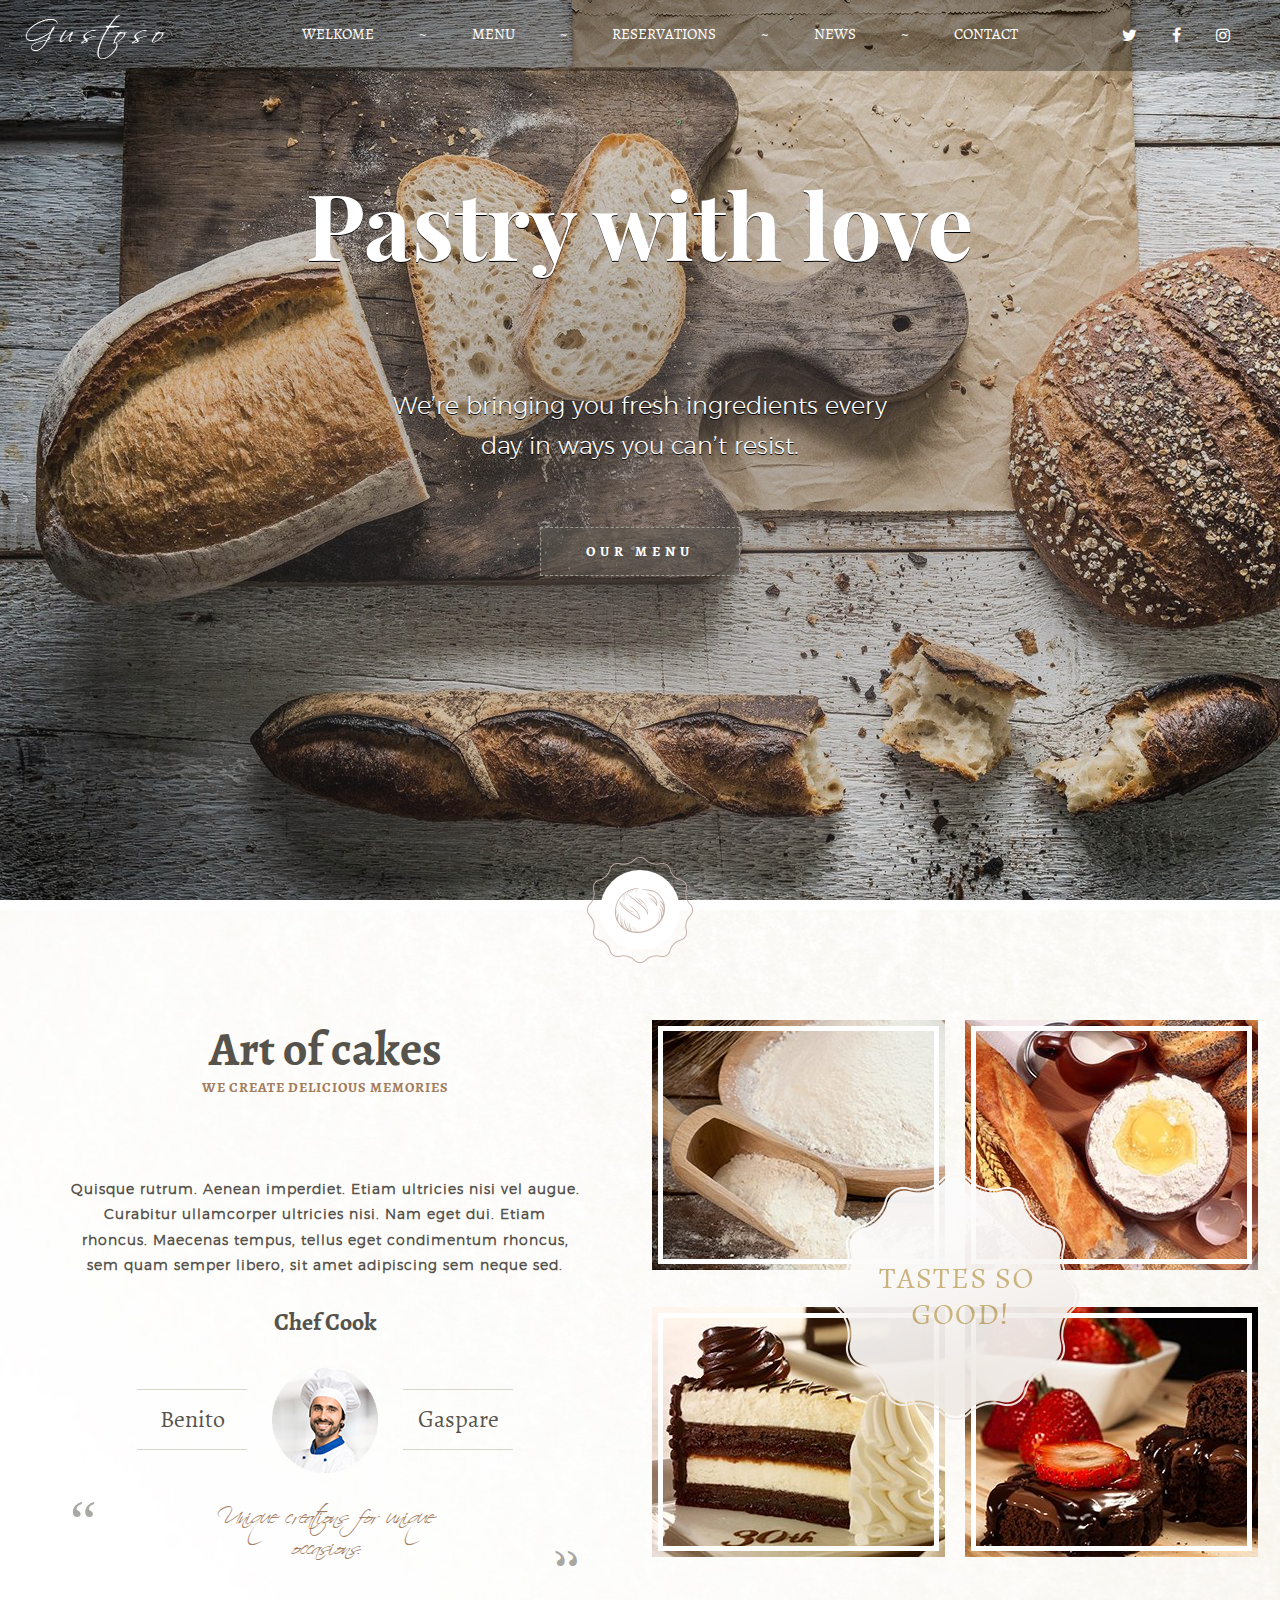
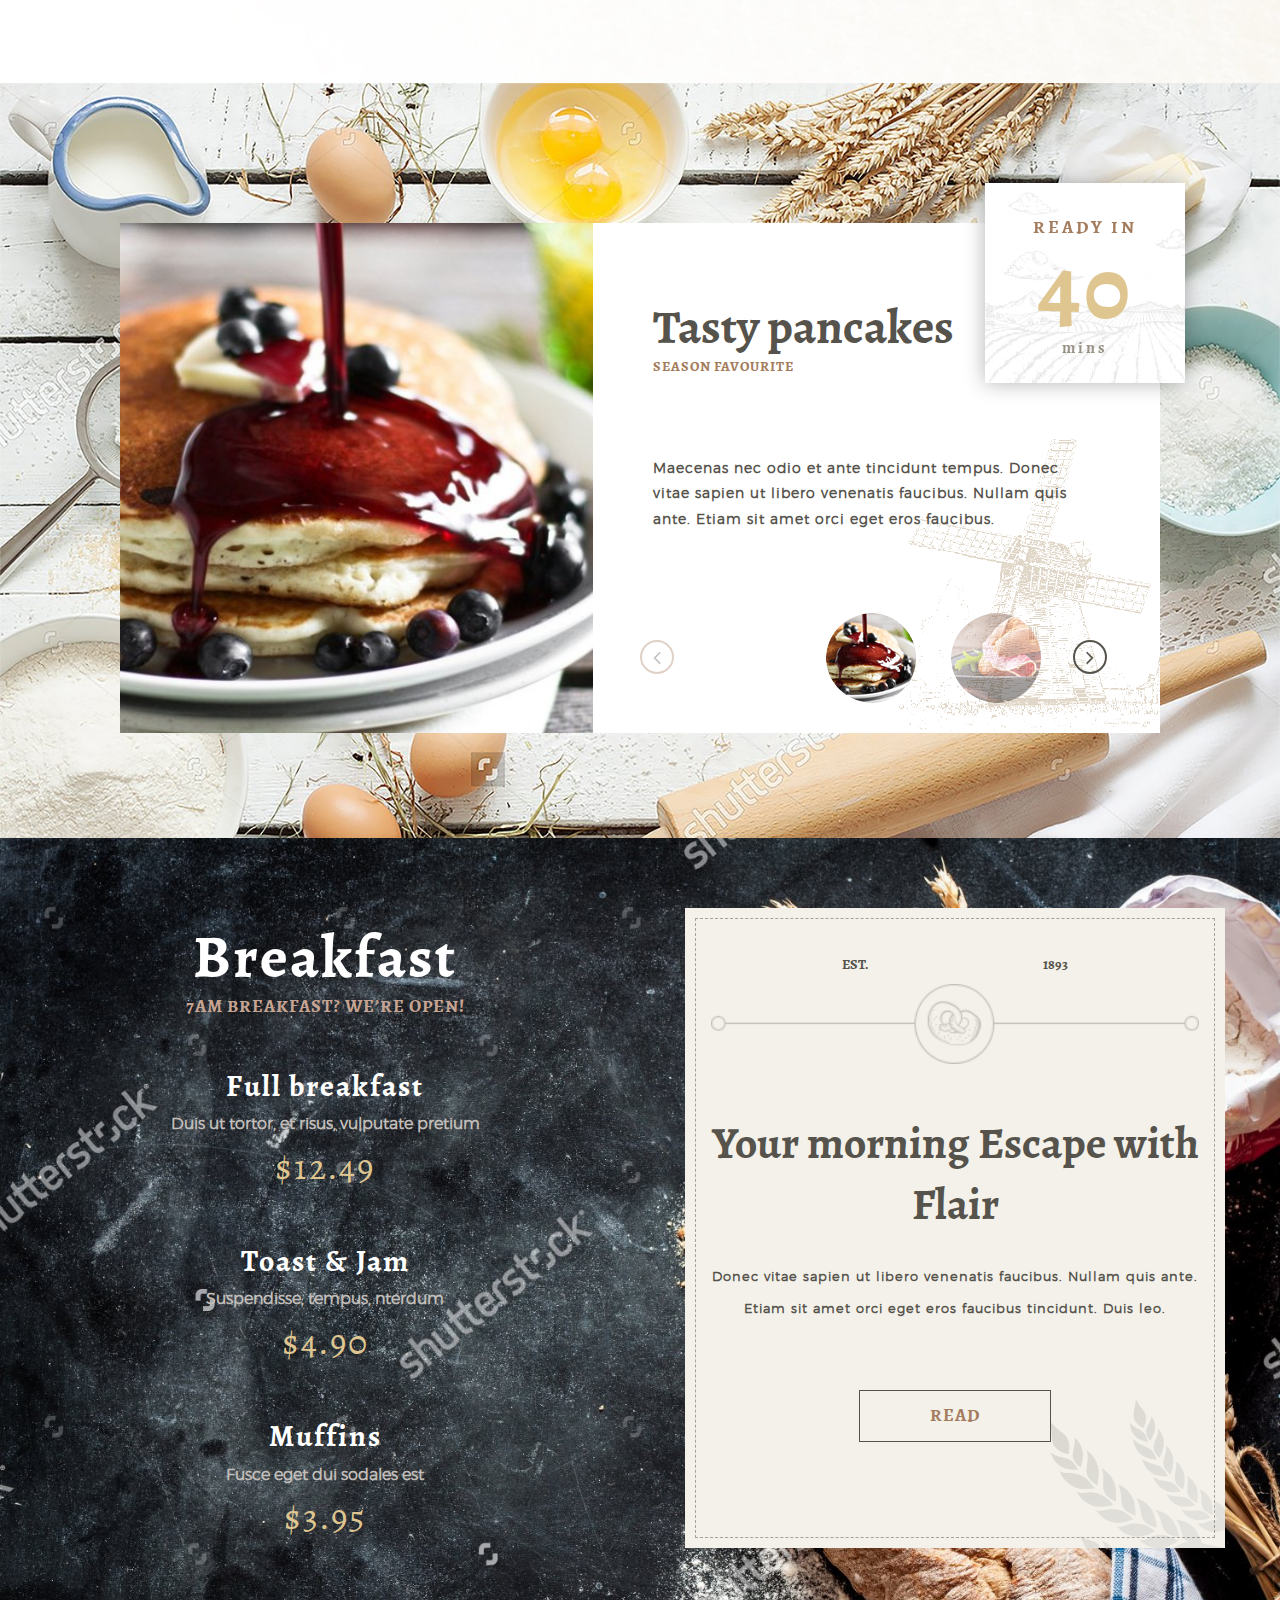
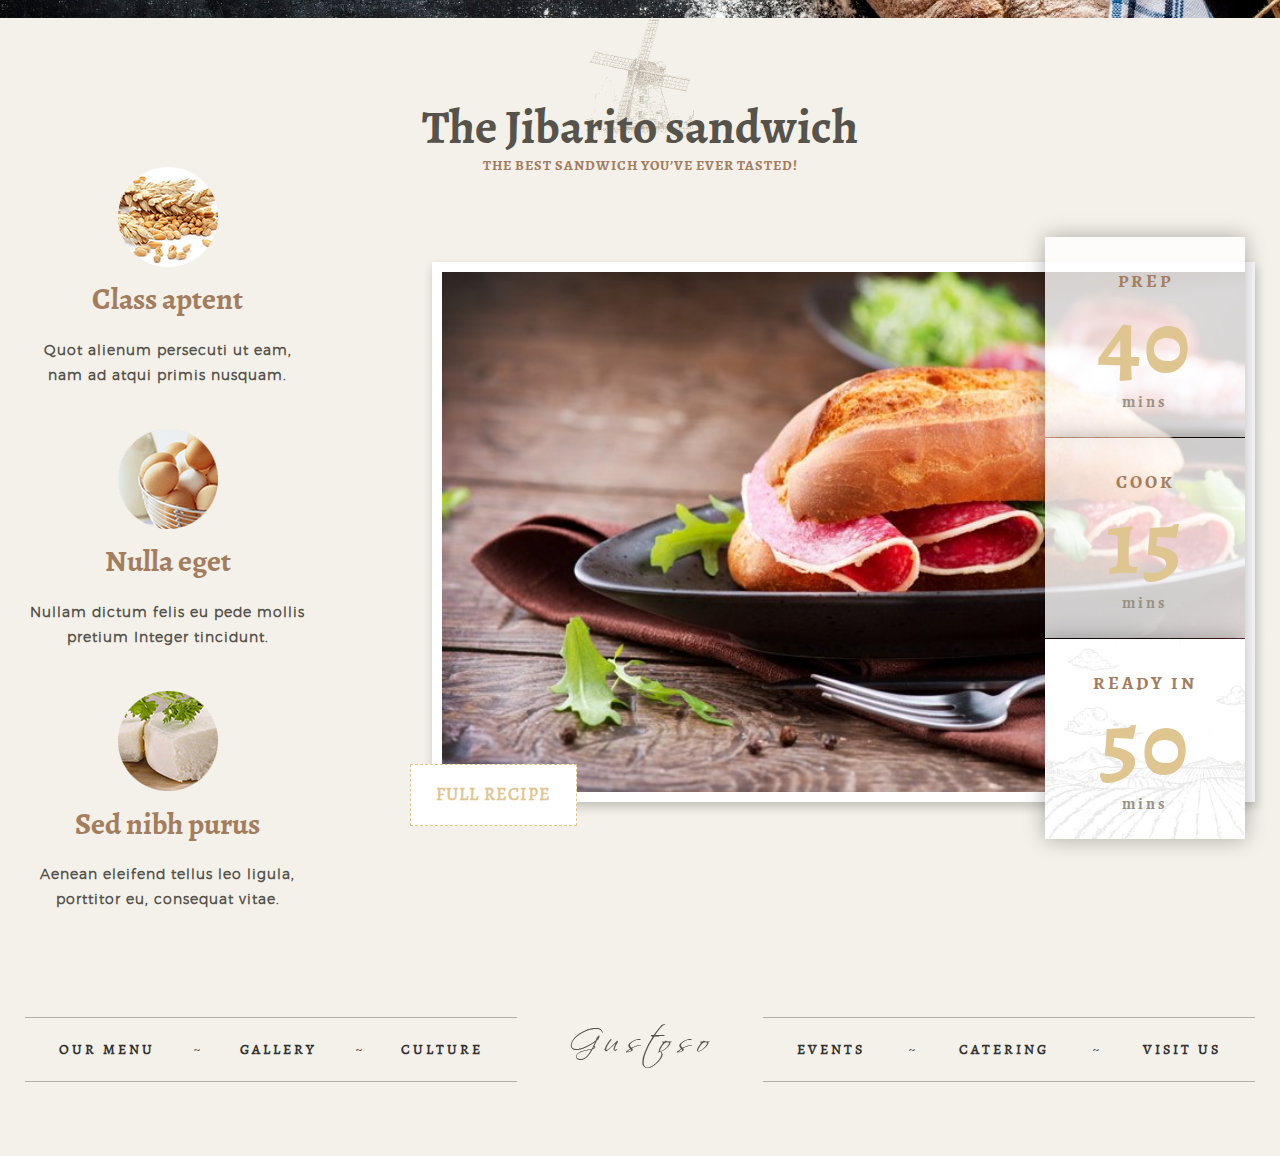
<file: BackeryWebSite/index.html>
<!DOCTYPE html>
<html lang="ru">

<head>

	<meta charset="utf-8">

	<title>Backery site</title>
	<meta name="description" content="">

	<meta http-equiv="X-UA-Compatible" content="IE=edge">
	<meta name="viewport" content="width=device-width, initial-scale=1, maximum-scale=1">

	<meta property="og:image" content="path/to/image.jpg">
	<link rel="stylesheet" href="fonts/font-awesome/css/font-awesome.min.css">
	<link rel="stylesheet" href="css/swiper.min.css">

	<!-- Chrome, Firefox OS and Opera -->
	<meta name="theme-color" content="#000">
	<!-- Windows Phone -->
	<meta name="msapplication-navbutton-color" content="#000">
	<!-- iOS Safari -->
	<meta name="apple-mobile-web-app-status-bar-style" content="#000">

	<style>body { opacity: 0; overflow-x: hidden; } html { background-color: #fff; }</style>

</head>

<body>
		
		<section class="header">
			
			<div class="top_line">
				<div class="container">
					<div class="row">
						
						<div class="logo col-2 col-sm-6 col-md-2">
							<a href="#"><img src="img/logo.png"></a>
						</div>
						
						<div class="menu col-md-8">

							<ul>

								<li class="menu-item"><a href="#">Welkome</a></li>
								<span>~</span>
								<li class="menu-item"><a href="#">Menu</a></li>
								<span>~</span>
								<li class="menu-item"><a href="#">Reservations</a></li>
								<span>~</span>
								<li class="menu-item"><a href="#">News</a></li>
								<span>~</span>
								<li class="menu-item"><a href="#">Contact</a></li>
								
							</ul>

						</div>
						<div class="social col-8 col-sm-6 col-md-8 col-lg-2">
							
							<a href="#"><i class="fa fa-twitter" aria-hidden="true"></i></a>
							<a href="#"><i class="fa fa-facebook" aria-hidden="true"></i></a>
							<a href="#"><i class="fa fa-instagram" aria-hidden="true"></i></a>

						</div>
						
						<a href="#menu" class="hamburger hamburger--elastic ">
							<span class="hamburger-box">
   						 <span class="hamburger-inner"></span>
 							</span>
						</a>
						
						<nav class="menu-burger">

							<ul class="menu-box">

								<li class="menu-burger-item"><a href="#">Welkome</a></li>
								<li class="menu-burger-item"><a href="#">Menu</a></li>
								<li class="menu-burger-item"><a href="#">Reservations</a></li>
								<li class="menu-burger-item"><a href="#">News</a></li>
								<li class="menu-burger-item"><a href="#">Contact</a></li>
								
							</ul>

						</nav>

					</div>
				</div>
				
			</div>

			<div class="header-body">
				<h1 class="col-md-8">Pastry with love</h1>
				<p class="col-md-6">We’re bringing you fresh ingredients every <br> day in ways you can’t resist.</p>
				<a href="#">Our menu</a>
			</div>

		</section>

		<section class="ArtOfCakes">
			<div class="container">
				<div class="row">
					
					<div class="box1 col-12 col-sm-12 col-md-6 col-lg-6">
				
						<h2 class="h2">Art of cakes</h2>
						<span class="subTittle">we create delicious memories</span>
						<p class="discription">Quisque rutrum. Aenean imperdiet. Etiam ultricies nisi vel augue. Curabitur ullamcorper ultricies nisi. Nam eget dui. Etiam rhoncus. Maecenas tempus, tellus eget condimentum rhoncus, sem quam semper libero, sit amet adipiscing sem neque sed.</p>
						<h3>Chef Cook</h3>
						<div class="chef-img"><span>Benito</span><img src="img/Chef.png" alt="chef-cook"><span>Gaspare</span></div>
						<div class="quote">
							<p>Unique creations for unique <br> occasions.</p>
						</div>
					</div>
			<div class="box2 col-12 col-sm-12 col-md-12 col-lg-6">
				
				<div class="art-img img1"></div>
				<div class="art-img img2"></div>
				<div class="art-img img3"></div>
				<div class="art-img img4"></div>

			</div>

				</div>
			</div>
			
		</section>

		<section class="tastySlider">
			<div class="container">

				<div class="ready-box">
					<p>Ready in</p>
					<span class="rb1">40</span>
					<span class="rb2">mins</span>
				</div>
				
				<div class="swiper-container gallery-top">
			    <div class="swiper-wrapper">
			      <div class="swiper-slide">

			      	<div class="container">
								<div class="row">
									<div class="slider-img sl-img-1 col-md-10 col-lg-5"></div>
									<div class="slider-discript col-md-10 col-lg-6">
										<h2 class="h2">Tasty pancakes</h2>
										<span class="subTittle">season favourite</span>
										<p class="discription">Maecenas nec odio et ante tincidunt tempus. Donec vitae sapien ut libero venenatis faucibus. Nullam quis ante. Etiam sit amet orci eget eros faucibus.</p>
									</div>
								</div>
			 				</div>

			      </div>
			      <div class="swiper-slide">

			      	<div class="container">
			      		<div class="row">
									<div class="slider-img sl-img-2 col-md-10 col-lg-5"></div>
									<div class="slider-discript col-md-10 col-lg-6">
										<h2 class="h2">Tasty pancakes</h2>
										<span class="subTittle">season favourite</span>
										<p class="discription">Maecenas nec odio et ante tincidunt tempus. Donec vitae sapien ut libero venenatis faucibus. Nullam quis ante. Etiam sit amet orci eget eros faucibus.</p>
									</div>
							</div>
			      	</div>
							
			      </div>
			      <div class="swiper-slide">

			      	<div class="container">
			      		<div class="row">
									<div class="slider-img sl-img-3 col-md-10 col-lg-5"></div>
									<div class="slider-discript col-md-10 col-lg-6">
										<h2 class="h2">Tasty pancakes</h2>
										<span class="subTittle">season favourite</span>
										<p class="discription">Maecenas nec odio et ante tincidunt tempus. Donec vitae sapien ut libero venenatis faucibus. Nullam quis ante. Etiam sit amet orci eget eros faucibus.</p>
									</div>
							</div>
			      	</div>
							
			      </div>
			      <div class="swiper-slide">
			      	<div class="container">
			      		<div class="row">
									<div class="slider-img sl-img-4 col-md-10 col-lg-5"></div>
									<div class="slider-discript col-md-10 col-lg-6">
										<h2 class="h2">Tasty pancakes</h2>
										<span class="subTittle">season favourite</span>
										<p class="discription">Maecenas nec odio et ante tincidunt tempus. Donec vitae sapien ut libero venenatis faucibus. Nullam quis ante. Etiam sit amet orci eget eros faucibus.</p>
									</div>
							</div>
			      	</div>
			      </div>
    			</div>
		
					<!-- Add Arrows -->
			    <div class="swiper-button-next swiper-button-white"><i class="fa fa-angle-right" aria-hidden="true"></i></div>
			    <div class="swiper-button-prev swiper-button-white"><i class="fa fa-angle-left" aria-hidden="true"></i></div>

				  <div class="swiper-container gallery-thumbs">
				    <div class="swiper-wrapper">
				      <div class="swiper-slide" style="background-image:url(img/Cake-min.png)"></div>
				      <div class="swiper-slide" style="background-image:url(img/Sendwich-min.png)"></div>
				      <div class="swiper-slide" style="background-image:url(img/berry-min.png)"></div>
				      <div class="swiper-slide" style="background-image:url(img/vegetables-min.png)"></div>
				    </div>
				  </div>

			</div>
		</div>
		

		</section>

		<section class="backery-menu">
			<div class="container">
				<div class="row">
					<div class="breakfast-box-1 col-md-6 col-lg-6">
						
						<h2 class="h2">Breakfast</h2>
						<span class="subTittle">7am Breakfast? we’re open!</span>

						<div class="menu-list">
							<h3>Full breakfast</h3>
							<p>Duis ut tortor, et risus, vulputate pretium</p>
							<span>$12.49</span>
						</div>

						<div class="menu-list">
							<h3>Toast & Jam</h3>
							<p>Suspendisse, tempus, nterdum</p>
							<span>$4.90</span>
						</div>

						<div class="menu-list">
							<h3>Muffins</h3>
							<p>Fusce eget dui sodales est</p>
							<span>$3.95</span>
						</div>

					</div>
					<div class="breakfast-box-2 col-sm-12 col-md-6 col-lg-6">
						
						<div class="morning">
							<div class="morning-inner">
								<img class="morning-img" src="img/bagel-logo.png" alt="backery-shop">
								<h2 class="h2">Your morning Escape with Flair</h2>
								<p class="discription">Donec vitae sapien ut libero venenatis faucibus. Nullam quis ante. Etiam sit amet orci eget eros faucibus tincidunt. Duis leo.</p>
								<a href="#">Read</a>
							</div>
						</div>

					</div>
				</div>
			</div>
			

		</section>

		<section class="jibarito">
			<h2 class="h2">The Jibarito sandwich</h2>
			<span class="subTittle">the best sandwich you’ve ever tasted!</span>
			<div class="container">
				<div class="row">
					
						<div class="ingredients col-md-12 col-lg-3">
							<div class="ingr-box">
								<img src="img/corn.png" alt="backery-shop">
								<h4 class="h4">Class aptent</h4>
								<p class="discription">Quot alienum persecuti ut eam, nam ad atqui primis nusquam.</p>
							</div>
							<div class="ingr-box">
								<img src="img/eggs.png" alt="backery-shop">
								<h4 class="h4">Nulla eget</h4>
								<p class="discription">Nullam dictum felis eu pede mollis pretium Integer tincidunt.</p>
							</div>
							<div class="ingr-box">
								<img src="img/cheese.png" alt="backery-shop">
								<h4 class="h4">Sed nibh purus</h4>
								<p class="discription"> Aenean eleifend tellus leo ligula, porttitor eu, consequat vitae.</p>
							</div>
						</div>
						<div class="jib-img col-md-10 col-lg-9">
							<img src="img/Sendwich.jpg" alt="Jibarito sendwich">
							<div class="ready-box ready-box-1">
								<p>Prep</p>
								<span class="rb1">40</span>
								<span class="rb2">mins</span>
							</div>
							<div class="ready-box ready-box-2">
								<p>Cook</p>
								<span class="rb1">15</span>
								<span class="rb2">mins</span>
							</div>
							<div class="ready-box ready-box-3">
								<p>Ready in</p>
								<span class="rb1">50</span>
								<span class="rb2">mins</span>
							</div>
							<a class="recipe-link" href="#">Full Recipe</a>
						</div>

				</div>
			</div>

		</section>

		<section class="footer">
			<div class="container footer-inner">

				<ul class="footer-menu">
					<li class="fm-item"><a href="#">Our menu</a></li>
					<span>~</span>
					<li class="fm-item"><a href="#">Gallery</a></li>
					<span>~</span>
					<li class="fm-item"><a href="#">Culture</a></li>
				</ul>

				<div class="footer-logo"><a href="#"><img src="img/logo-black.png" alt="Backery shop"></a></div>

				<ul class="footer-menu">
					<li class="fm-item"><a href="#">Events</a></li>
					<span>~</span>
					<li class="fm-item"><a href="#">Catering</a></li>
					<span>~</span>
					<li class="fm-item"><a href="#">Visit us</a></li>
				</ul>

			</div>
			
		</section>
	
	<link rel="stylesheet" href="css/main.min.css">
	<script src="js/scripts.min.js"></script>
	<script src="js/swiper.min.js"></script>
	 <script>
     var galleryTop = new Swiper('.gallery-top', {
      spaceBetween: 20,
      navigation: {
        nextEl: '.swiper-button-next',
        prevEl: '.swiper-button-prev',
      },
    });
    var galleryThumbs = new Swiper('.gallery-thumbs', {
      spaceBetween: 30,
      centeredSlides: true,
      slidesPerView: 'auto',
      touchRatio: 0.2,
      slideToClickedSlide: true,
    });
    galleryTop.controller.control = galleryThumbs;
    galleryThumbs.controller.control = galleryTop;
  </script>

</body>
</html>
</file>
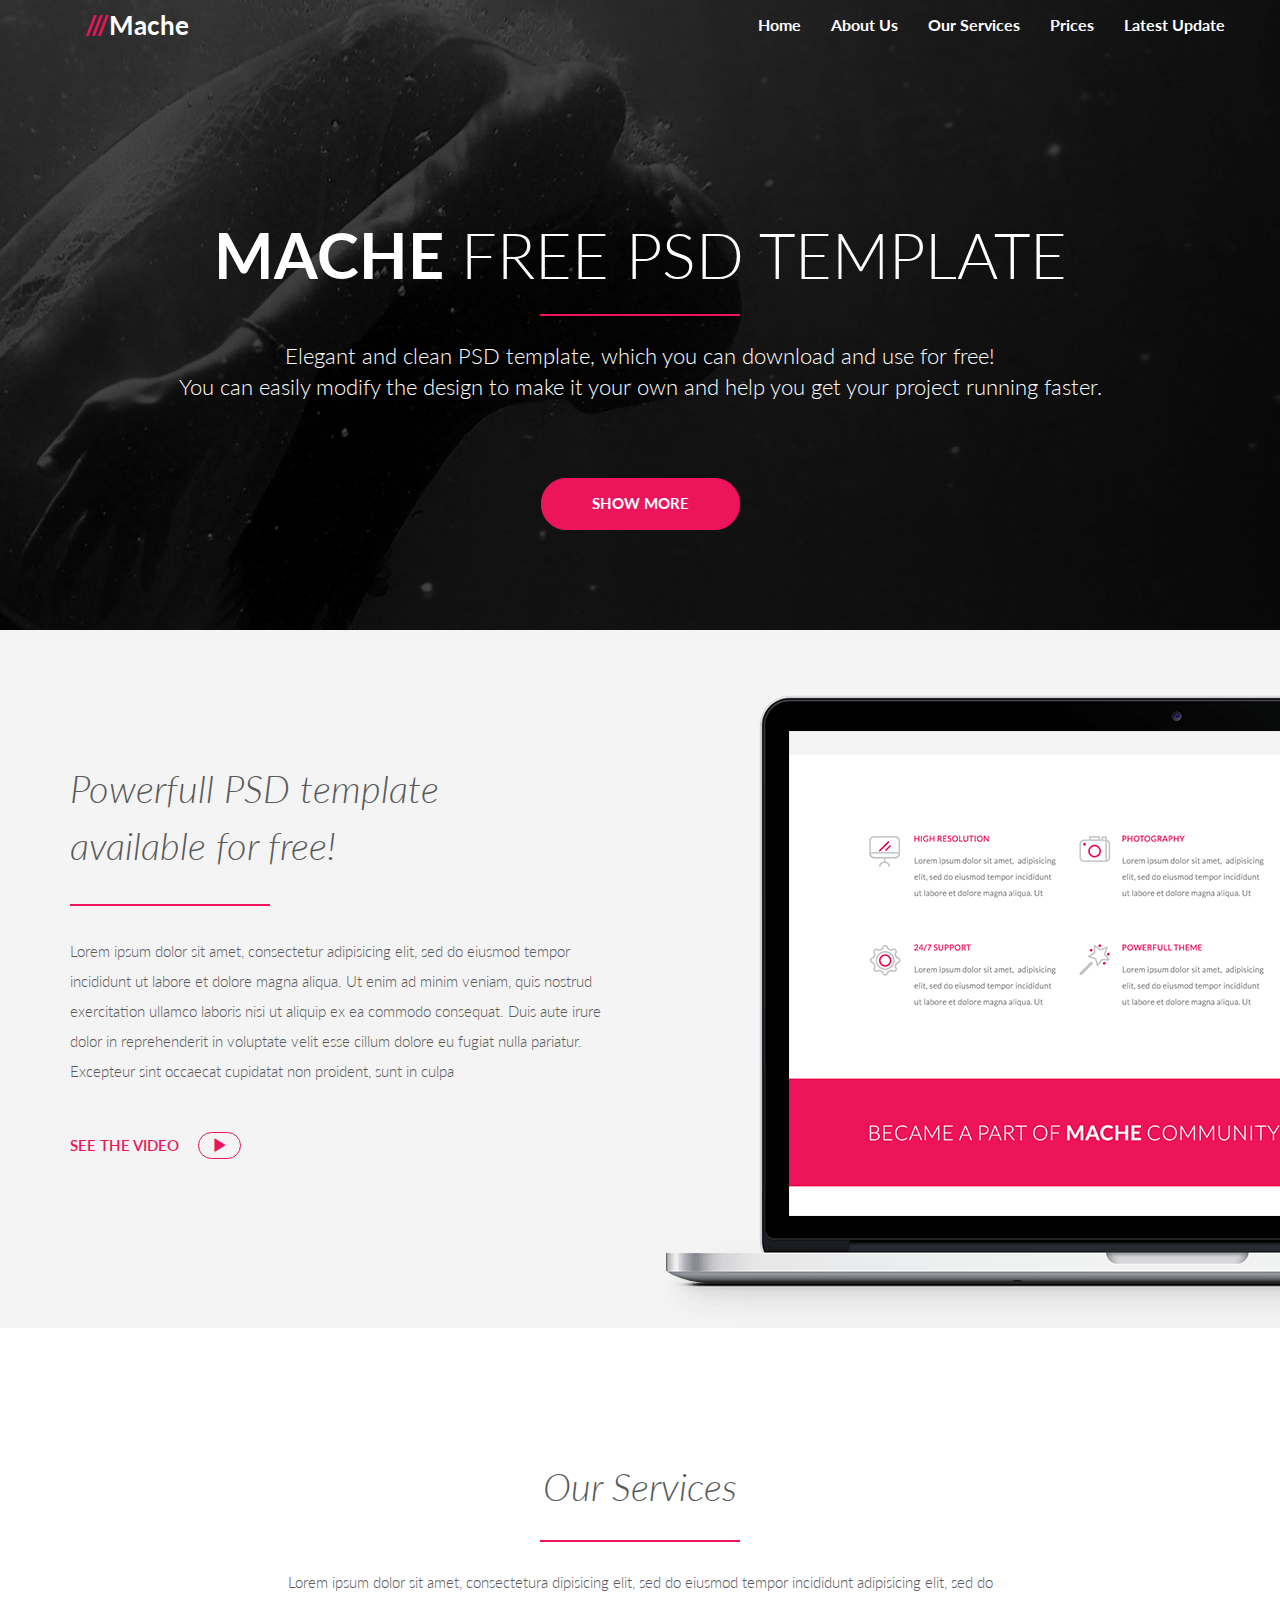
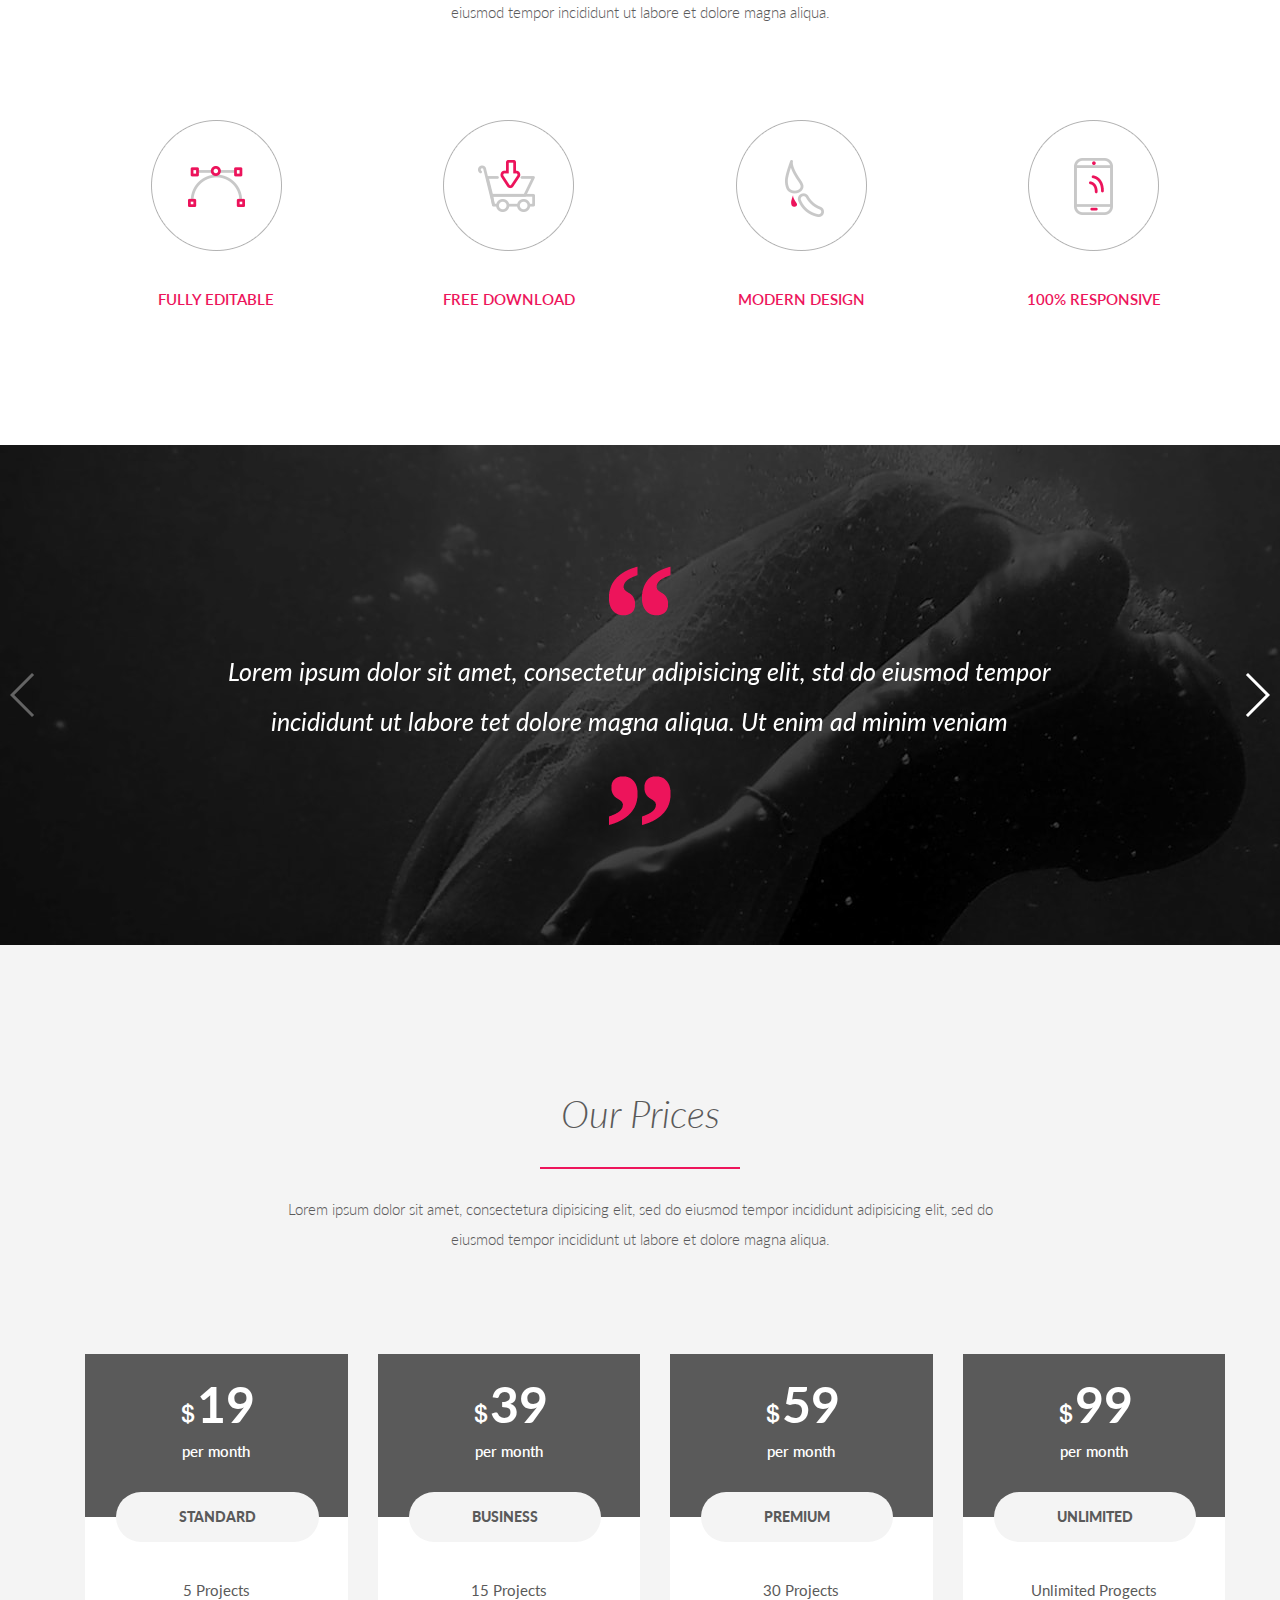
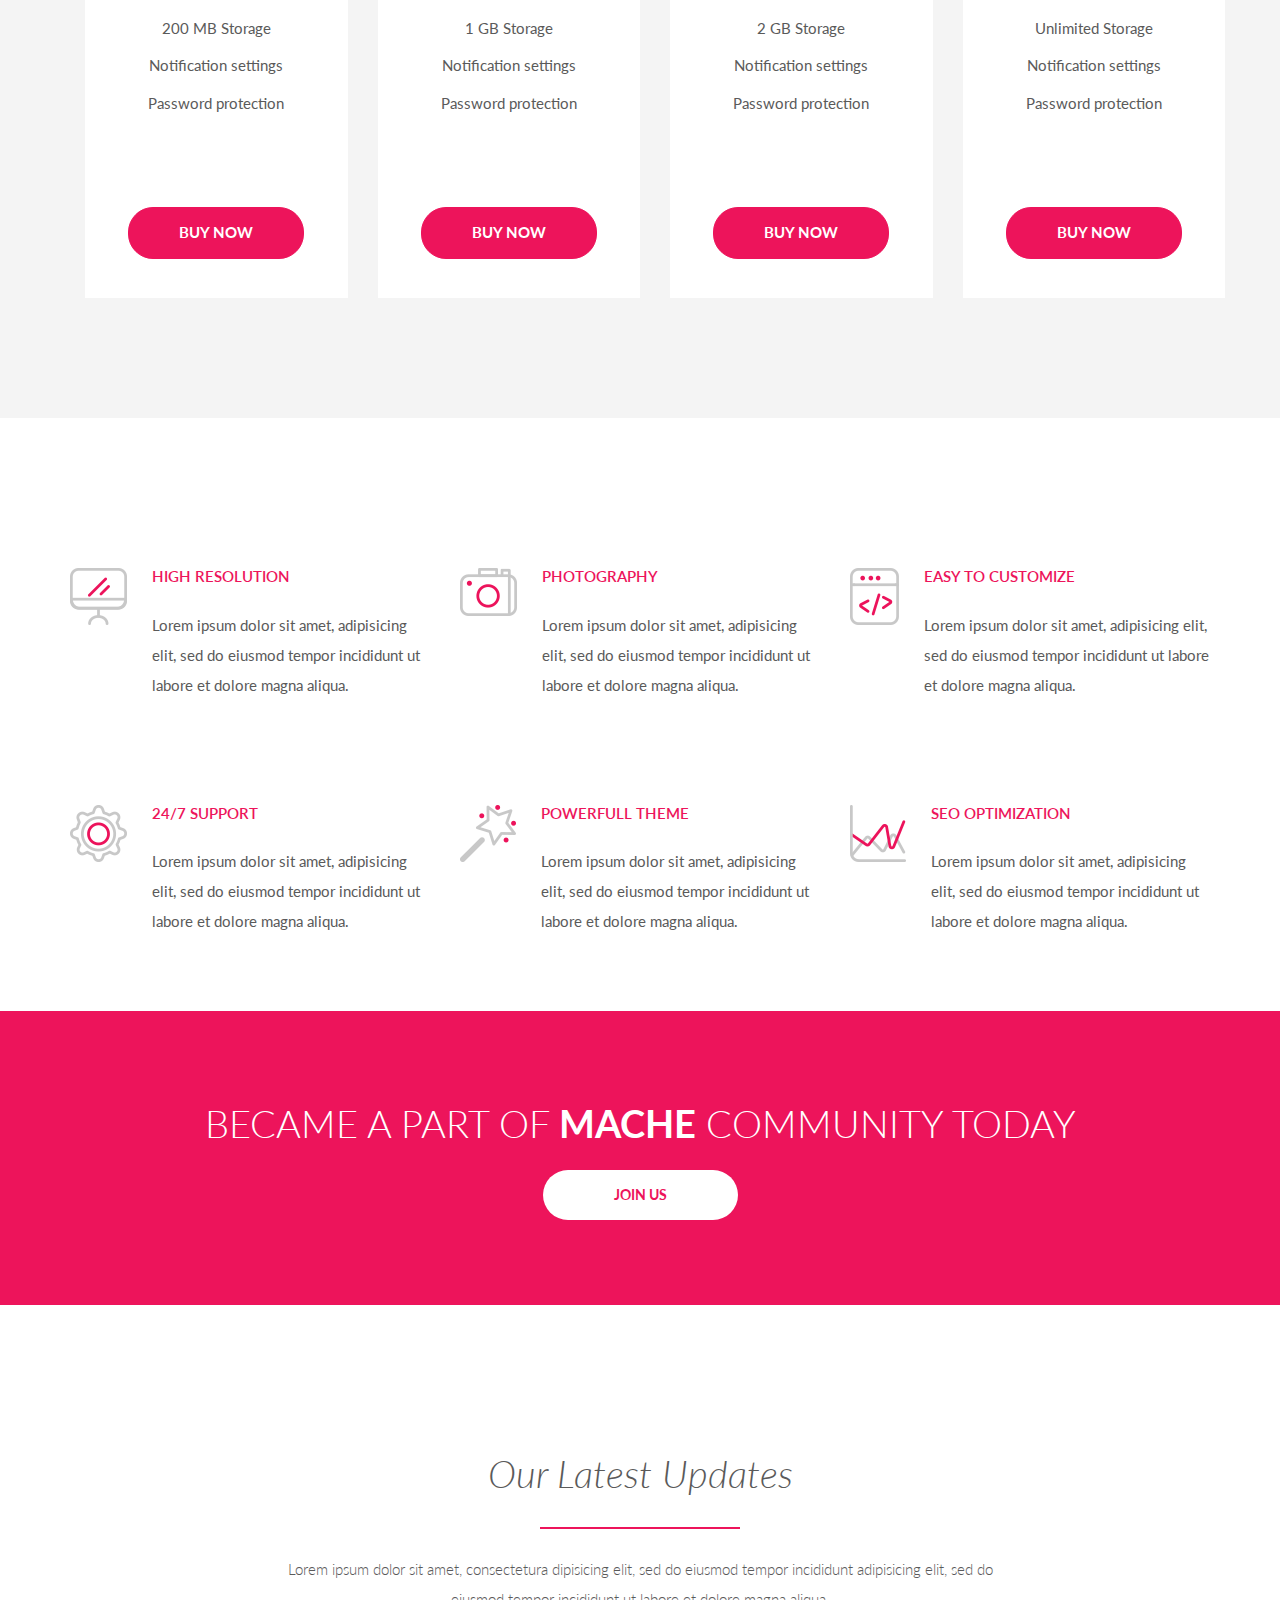
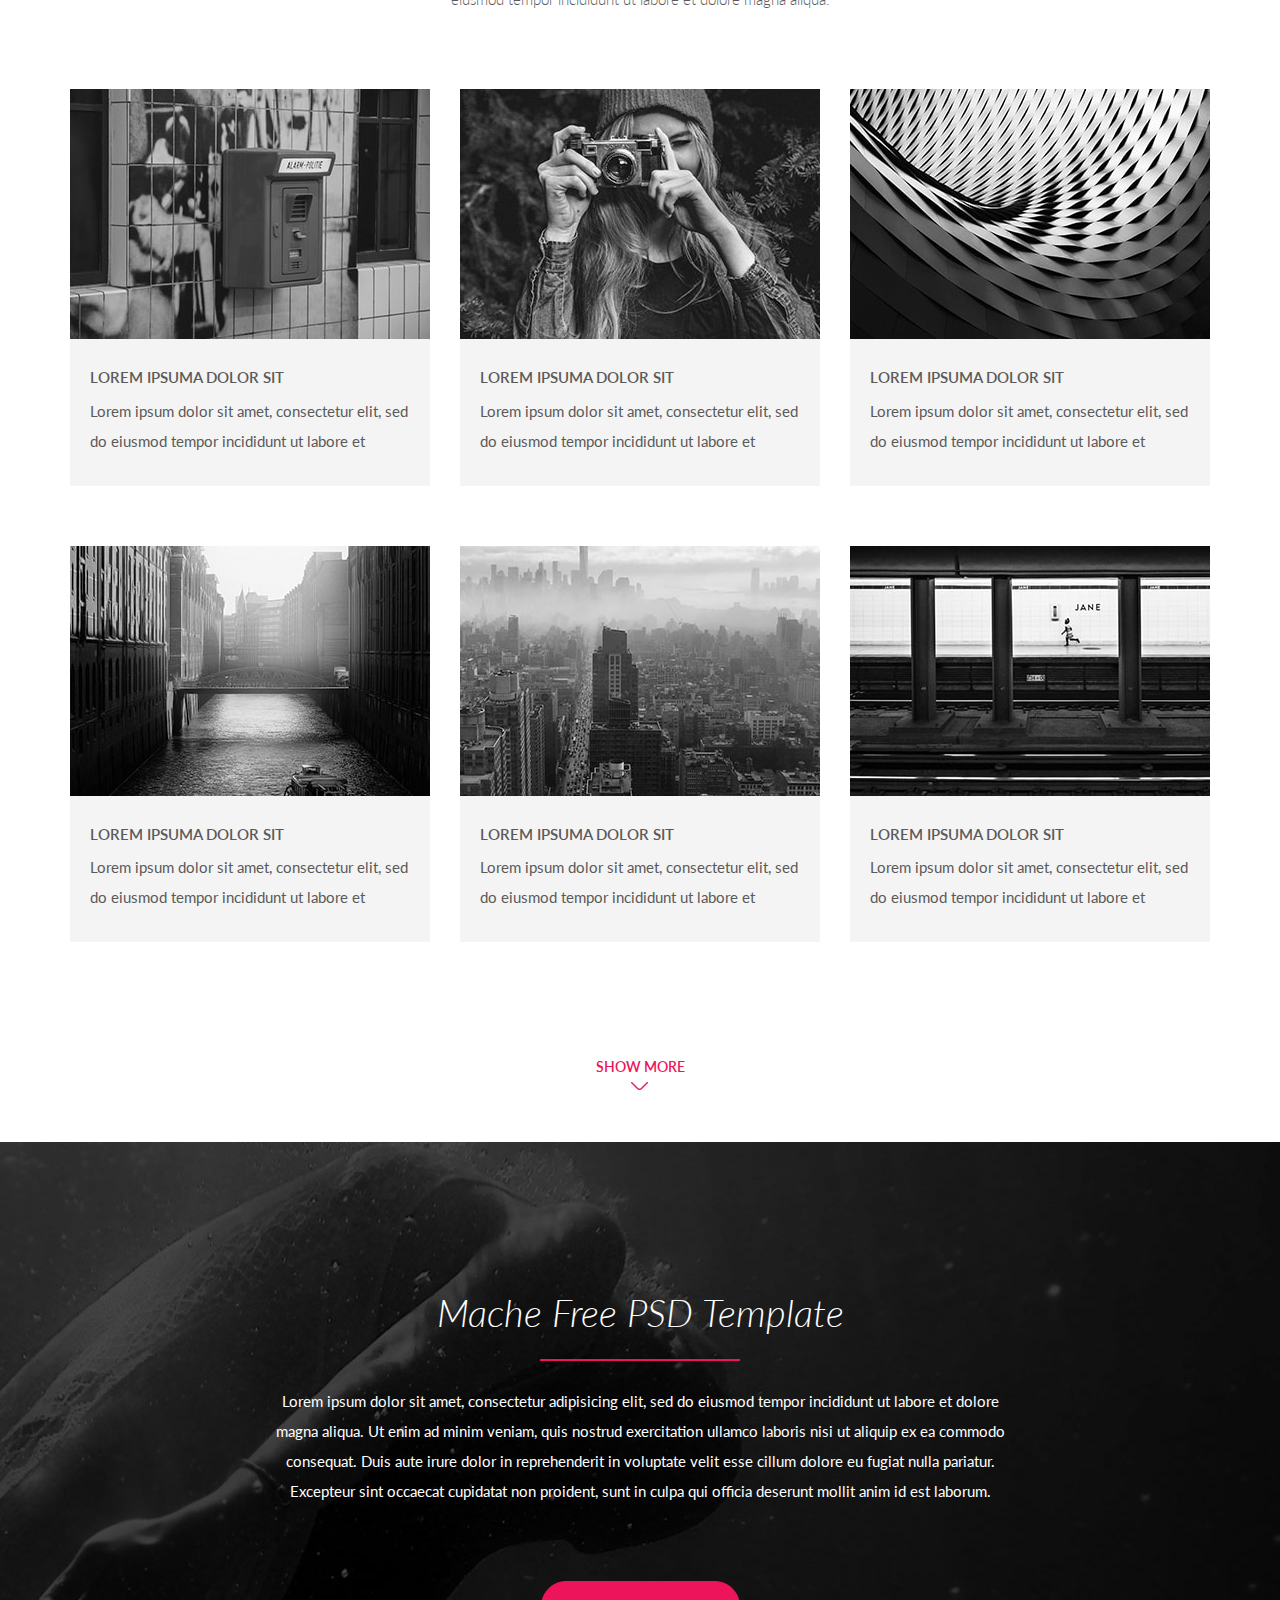
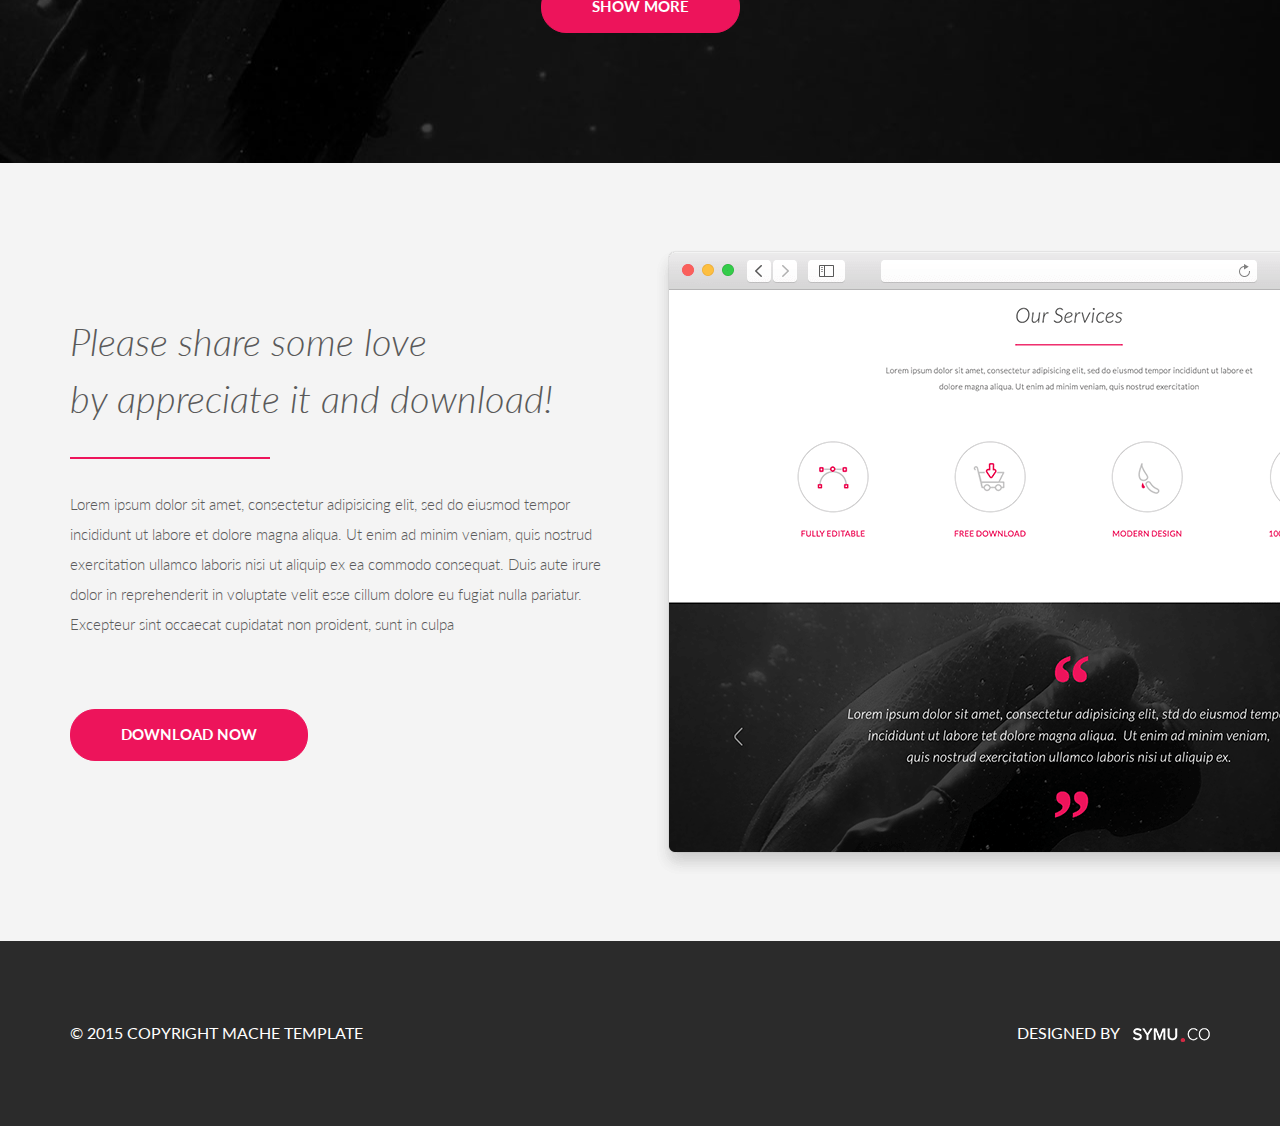
<file: mache/index.html>
<!DOCTYPE html>
<html lang="en">
  <head>
    <meta charset="utf-8">
    <meta http-equiv="X-UA-Compatible" content="IE=edge">
    <meta name="viewport" content="width=device-width, initial-scale=1">
    <title>Bootstrap Mache</title>
    <link href="css/bootstrap.min.css" rel="stylesheet">
	<link href="https://fonts.googleapis.com/css?family=Lato:300,300i,400,700,900" rel="stylesheet">
	<link rel="stylesheet" href="css/swiper.min.css">
	<link href="css/style.min.css" rel="stylesheet">
	<script src="js/jquery-3.2.1.min.js"></script>
  </head>
  <body>
	<div class="wrapper">
		<div class="navbar-wrapper">
			<div class="container">

				<div class="navbar navbar-inverse navbar-static-top" role="navigation">
				  <div class="container">
					<div class="navbar-header">
					  <button type="button" class="navbar-toggle" data-toggle="collapse" data-target=".navbar-collapse">
						<span class="sr-only">Toggle navigation</span>
						<span class="icon-bar"></span>
						<span class="icon-bar"></span>
						<span class="icon-bar"></span>
					  </button>
					  <a class="navbar-brand" href="#"><span>///</span>Mache</a>
					</div>
					<div class="navbar-collapse collapse">
					  <ul class="nav navbar-nav navbar-right">
						<li><a class="animate rand" href="#home">Home</a></li>
						<li><a class="animate rand" href="#about">About Us</a></li>
						<li><a class="animate rand" href="#services">Our Services</a></li>
						<li><a class="animate rand" href="#prices">Prices</a></li>
						<li><a class="animate rand" href="#update">Latest Update</a></li>
					  </ul>
					</div>
				  </div>
				</div>

			</div>
		</div>
		<div class="jumbotron main-banner" id="home">
			<div class="container">
				<h1><span>Mache</span> FREE psd Template</h1>
				<span class="pink-line"></span>
				<p class="lead">Elegant and clean PSD template, which you can download and use for free!<br>
				You can easily modify the design to make it your own and help you get your project running faster.</p>
				<button class="btn btn-lg btn-success">Show More</button>
			</div>
		</div>
		<div class="powerfull-psd" id="about">
			<div class="container">
				<div class="row">
					<div class="left-text col-sm-12 col-md-6">
						<h2 class="title">Powerfull PSD template<br> available  for free!</h2>
						<span class="pink-line2"></span>
						<p class="paragraf">Lorem ipsum dolor sit amet, consectetur adipisicing elit, sed do eiusmod tempor incididunt ut labore et dolore magna aliqua. Ut enim ad minim veniam, quis nostrud exercitation ullamco laboris nisi ut aliquip ex ea commodo consequat. Duis aute irure dolor in reprehenderit in voluptate velit esse cillum dolore eu fugiat nulla pariatur. Excepteur sint occaecat cupidatat non proident, sunt in culpa</p>
						<a href="#">See the Video <span class="glyphicon glyphicon-play"></span></a>
					</div>
					<div class="right-img col-sm-12 col-md-6"><img src="images/laptop.png" alt="laptop"></div>
				</div>
			</div>
		</div>
		<div class="services" id="services">
			<div class="container">
				<div class="row">
					<div class="col-md-8 col-md-offset-2">
						<h2 class="title2">Our Services</h2>
						<span class="pink-line"></span>
						<p class="paragraf2">Lorem ipsum dolor sit amet, consectetura dipisicing elit, sed do eiusmod tempor incididunt adipisicing elit, sed do eiusmod tempor incididunt ut labore et dolore magna aliqua.</p>
					</div>
				</div>
				<div class="advantages">
					<div class="container">
						<div class="row">
							<div class="adv">
								<div class="col-md-3 col-sm-6 col-xs-12"><img src="images/adv1.png" alt="adv1"><p>FULLY EDITABLE</p></div>
								<div class="col-md-3 col-sm-6 col-xs-12"><img src="images/adv2.png" alt="adv2"><p>FREE DOWNLOAD</p></div>
								<div class="col-md-3 col-sm-6 col-xs-12"><img src="images/adv3.png" alt="adv3"><p>MODERN DESIGN</p></div>
								<div class="col-md-3 col-sm-6 col-xs-12"><img src="images/adv4.png" alt="adv4"><p>100% RESPONSIVE</p></div>
							</div>
						</div>
					</div>
				</div>
			</div>
		</div>
		<div class="swiper-container">
			<div class="swiper-wrapper">
				<div class="swiper-slide" style="background-image:url(images/paralax.jpg)">
					<div class="row">
						<div class="col-md-8 col-md-offset-2 col-xs-10 col-xs-offset-1">
							<img src="images/quotes1.png" alt="quotes">
							<p>Lorem ipsum dolor sit amet, consectetur adipisicing elit, std do eiusmod tempor 
							incididunt ut labore tet dolore magna aliqua.  Ut enim ad minim veniam </p>
							<img src="images/quotes2.png" alt="quotes">
						</div>
					</div>
				</div>
				<div class="swiper-slide" style="background-image:url(images/dark1.jpg)">
					<div class="row">
						<div class="col-md-8 col-md-offset-2 col-xs-10 col-xs-offset-1">
							<img src="images/quotes1.png" alt="quotes">
							<p>Lorem ipsum dolor sit amet, consectetur adipisicing elit, std do eiusmod tempor 
							incididunt ut labore tet dolore magna aliqua. </p>
							<img src="images/quotes2.png" alt="quotes">
						</div>
					</div>
				</div>
				<div class="swiper-slide" style="background-image:url(images/dark2.jpg)">
					<div class="row">
						<div class="col-md-8 col-md-offset-2 col-xs-10 col-xs-offset-1">
							<img src="images/quotes1.png" alt="quotes">
							<p>Lorem ipsum dolor sit amet, consectetur adipisicing elit, std do eiusmod tempor 
							incididunt ut labore tet dolore magna aliqua.  Ut enim ad minim veniam </p>
							<img src="images/quotes2.png" alt="quotes">
						</div>
					</div>
				</div>
			</div>
			<!-- Add Arrows -->
			<div class="swiper-button-next swiper-button-white"></div>
			<div class="swiper-button-prev swiper-button-white"></div>
		</div>
		<div class="prices" id="prices">
			<div class="container">
				<div class="row">
					<div class="col-md-8 col-md-offset-2">
						<h2 class="title2">Our Prices</h2>
						<span class="pink-line"></span>
						<p class="paragraf2">Lorem ipsum dolor sit amet, consectetura dipisicing elit, sed do eiusmod tempor incididunt adipisicing elit, sed do eiusmod tempor incididunt ut labore et dolore magna aliqua.</p>
					</div>
				</div>
				<div class="price-list">
					<div class="container">
						<div class="row">
							<div class="col-sm-6 col-md-3">
								<div class="prices-box">
									<div class="price">
										<div><span class="glyphicon glyphicon-usd"></span><p id="prcs-height">19</p></div>
										<p>per month</p>
										<span class="paket">Standard</span>
									</div>
									<div class="serv-list">
										<ul>
											<li>5 Projects</li>
											<li>200 MB Storage</li>
											<li> Notification settings</li>
											<li>Password protection</li>
										</ul>
										<p><a class="btn btn-lg btn-success" href="#" role="button">Buy Now</a></p>
									</div>
								</div>
							</div>
							<div class="col-sm-6 col-md-3">
								<div class="prices-box">
									<div class="price">
										<div><span class="glyphicon glyphicon-usd"></span><p id="prcs-height">39</p></div>
										<p>per month</p>
										<span class="paket">Business</span>
									</div>
									<div class="serv-list">
										<ul>
											<li>15 Projects</li>
											<li>1 GB Storage</li>
											<li> Notification settings</li>
											<li>Password protection</li>
										</ul>
										<p><a class="btn btn-lg btn-success" href="#" role="button">Buy Now</a></p>
									</div>
								</div>
							</div>
							<div class="col-sm-6 col-md-3">
								<div class="prices-box">
									<div class="price">
										<div><span class="glyphicon glyphicon-usd"></span><p id="prcs-height">59</p></div>
										<p>per month</p>
										<span class="paket">Premium</span>
									</div>
									<div class="serv-list">
										<ul>
											<li>30 Projects</li>
											<li>2 GB Storage</li>
											<li> Notification settings</li>
											<li>Password protection</li>
										</ul>
										<p><a class="btn btn-lg btn-success" href="#" role="button">Buy Now</a></p>
									</div>
								</div>
							</div>
							<div class="col-sm-6 col-md-3">
								<div class="prices-box">
									<div class="price">
										<div><span class="glyphicon glyphicon-usd"></span><p id="prcs-height">99</p></div>
										<p>per month</p>
										<span class="paket">Unlimited</span>
									</div>
									<div class="serv-list">
										<ul>
											<li>Unlimited Progects</li>
											<li>Unlimited Storage</li>
											<li> Notification settings</li>
											<li>Password protection</li>
										</ul>
										<p><a class="btn btn-lg btn-success" href="#" role="button">Buy Now</a></p>
									</div>
								</div>
							</div>
						</div>
					</div>
				</div>
			</div>
		</div>
		<div class="adit-info">
			<div class="container">
				<div class="row">
					<div class="col-md-4">
						<div class="adit-box mrg">
							<div class="adit-img"><img src="images/ed1.png" alt="monitor"></div>
							<div class="adit-discript">
								<h3>High resolution</h3>
								<p>Lorem ipsum dolor sit amet,  adipisicing elit, sed do eiusmod tempor incididunt ut labore et dolore magna aliqua.</p>
							</div>
						</div>
						<div class="adit-box">
							<div class="adit-img"><img src="images/ed2.png" alt="mech"></div>
							<div class="adit-discript">
								<h3>24/7 SUPPORT</h3>
								<p>Lorem ipsum dolor sit amet,  adipisicing elit, sed do eiusmod tempor incididunt ut labore et dolore magna aliqua.</p>
							</div>
						</div>
					</div>
					<div class="col-md-4">
						<div class="adit-box mrg">
							<div class="adit-img"><img src="images/ed3.png" alt="camera"></div>
							<div class="adit-discript">
								<h3>PHOTOGRAPHY</h3>
								<p>Lorem ipsum dolor sit amet,  adipisicing elit, sed do eiusmod tempor incididunt ut labore et dolore magna aliqua.</p>
							</div>
						</div>
						<div class="adit-box">
							<div class="adit-img"><img src="images/ed4.png" alt="magic"></div>
							<div class="adit-discript">
								<h3>POWERFULL THEME</h3>
								<p>Lorem ipsum dolor sit amet,  adipisicing elit, sed do eiusmod tempor incididunt ut labore et dolore magna aliqua.</p>
							</div>
						</div>
					</div>
					<div class="col-md-4">
						<div class="adit-box mrg">
							<div class="adit-img"><img src="images/ed5.png" alt="code"></div>
							<div class="adit-discript">
								<h3>EASY TO CUSTOMIZE</h3>
								<p>Lorem ipsum dolor sit amet,  adipisicing elit, sed do eiusmod tempor incididunt ut labore et dolore magna aliqua.</p>
							</div>
						</div>
						<div class="adit-box">
							<div class="adit-img"><img src="images/ed6.png" alt="graf"></div>
							<div class="adit-discript">
								<h3>SEO OPTIMIZATION</h3>
								<p>Lorem ipsum dolor sit amet,  adipisicing elit, sed do eiusmod tempor incididunt ut labore et dolore magna aliqua.</p>
							</div>
						</div>
					</div>
				</div>
			</div>
		</div>
		<div class="joinUs">
			<div class="container">
				<div class="jU-box">
					<p class="">Became A Part Of <span>Mache</span> Community Today</p>
					<div class="btn-box">
						<button class="jU-btn">Join Us</button>
					</div>
				</div>
			</div>
		</div>
		<div class="lat-update" id="update">
			<div class="container">
				<div class="row">
					<div class="col-md-8 col-md-offset-2">
						<h2 class="title2">Our Latest Updates</h2>
						<span class="pink-line"></span>
						<p class="paragraf2">Lorem ipsum dolor sit amet, consectetura dipisicing elit, sed do eiusmod tempor incididunt adipisicing elit, sed do eiusmod tempor incididunt ut labore et dolore magna aliqua.</p>
					</div>
					<div>
						<div class="col-md-4 col-sm-6 mrg2">
							<div class="lat-upd">
								<div class="upd-img">
									<img src="images/upd1.jpg">
									<div class="pink-back"></div>
								</div>
								<div class="upd-discript">
									<h4>LOREM IPSUMa DOLOR SIT</h4>
									<p>Lorem ipsum dolor sit amet, consectetur elit, sed do eiusmod tempor incididunt ut labore et </p>
								</div>
							</div>
						</div>
						<div class="col-md-4 col-sm-6 mrg2">
							<div class="lat-upd">
								<div class="upd-img">
									<img src="images/upd2.jpg">
									<div class="pink-back"></div>
								</div>
								<div class="upd-discript">
									<h4>LOREM IPSUMa DOLOR SIT</h4>
									<p>Lorem ipsum dolor sit amet, consectetur elit, sed do eiusmod tempor incididunt ut labore et </p>
								</div>
							</div>
						</div>
						<div class="col-md-4 col-sm-6 mrg2">
							<div class="lat-upd">
								<div class="upd-img">
									<img src="images/upd3.jpg">
									<div class="pink-back"></div>
								</div>
								<div class="upd-discript">
									<h4>LOREM IPSUMa DOLOR SIT</h4>
									<p>Lorem ipsum dolor sit amet, consectetur elit, sed do eiusmod tempor incididunt ut labore et </p>
								</div>
							</div>
						</div>
						<div class="col-md-4 col-sm-6 mrg2">
							<div class="lat-upd">
								<div class="upd-img">
									<img src="images/upd4.jpg">
									<div class="pink-back"></div>
								</div>
								<div class="upd-discript">
									<h4>LOREM IPSUMa DOLOR SIT</h4>
									<p>Lorem ipsum dolor sit amet, consectetur elit, sed do eiusmod tempor incididunt ut labore et </p>
								</div>
							</div>
						</div>
						<div class="col-md-4 col-sm-6 mrg2">
							<div class="lat-upd">
								<div class="upd-img">
									<img src="images/upd5.jpg">
									<div class="pink-back"></div>
								</div>
								<div class="upd-discript">
									<h4>LOREM IPSUMa DOLOR SIT</h4>
									<p>Lorem ipsum dolor sit amet, consectetur elit, sed do eiusmod tempor incididunt ut labore et </p>
								</div>
							</div>
						</div>
						<div class="col-md-4 col-sm-6 mrg2">
							<div class="lat-upd">
								<div class="upd-img">
									<img src="images/upd6.jpg">
									<div class="pink-back"></div>
								</div>
								<div class="upd-discript">
									<h4>LOREM IPSUMa DOLOR SIT</h4>
									<p>Lorem ipsum dolor sit amet, consectetur elit, sed do eiusmod tempor incididunt ut labore et </p>
								</div>
							</div>
						</div>
					</div>
				</div>
				<div class="row">
					<div class="show-more col-md-4 col-md-offset-4">
						<a class="sh-mr" href="#">Show More</a>
					</div>
				</div>
			</div>
		</div>
		<div class="jumbotron banner">
			<div class="container">
				<div class="row">
					<div class="col-md-8 col-md-offset-2">
						<h2>Mache Free PSD Template</h2>
						<span class="pink-line"></span>
						<p class="lead par">Lorem ipsum dolor sit amet, consectetur adipisicing elit, sed do eiusmod tempor incididunt ut labore et dolore magna aliqua. Ut enim ad minim veniam, quis nostrud exercitation ullamco laboris nisi ut aliquip ex ea commodo consequat. Duis aute irure dolor in reprehenderit in voluptate velit esse 
							cillum dolore eu fugiat nulla pariatur. Excepteur sint occaecat cupidatat non proident, 
							sunt in culpa qui officia deserunt mollit anim id est laborum. </p>
						<button class="btn btn-lg btn-success">Show More</button>
					</div>
				</div>
			</div>
		</div>
		<div class="download-block">
			<div class="container">
				<div class="row">
					<div class="right-text col-md-6 col-sm-12">
						<h2 class="title">Please share some love <br>by appreciate it and download!</h2>
						<span class="pink-line2"></span>
						<p class="paragraf">Lorem ipsum dolor sit amet, consectetur adipisicing elit, sed do eiusmod tempor incididunt ut labore et dolore magna aliqua. Ut enim ad minim veniam, quis nostrud exercitation ullamco laboris nisi ut aliquip ex ea commodo consequat. Duis aute irure dolor in reprehenderit in voluptate velit esse cillum dolore eu fugiat nulla pariatur. Excepteur sint occaecat cupidatat non proident, sunt in culpa</p>
						<button class="btn btn-lg btn-success">Download Now</button>
					</div>
					<div class="left-img col-md-6 col-sm-12"><img src="images/Safari-Browser.png" alt="laptop"></div>
				</div>
			</div>
		</div>
		<footer class="footer">
		<div class="container">
			<div class="footer-box">
			<p class="copyright">© 2015 COPYRIGHT MACHE TEMPLATE</p>
			<p class="symu">DESIGNED BY <img src="images/logo-symu.png" alt="logo"></p>
			</div>
		</div>
		</footer>
	</div>

    <script src="js/swiper.min.js"></script>
	<script src="js/bootstrap.min.js"></script>
	<script src="js/scripts.min.js" type="text/javascript"></script>

    <!-- Initialize Swiper -->
    <script>
    var swiper = new Swiper('.swiper-container', {
        pagination: '.swiper-pagination',
        paginationClickable: true,
        nextButton: '.swiper-button-next',
        prevButton: '.swiper-button-prev',
        spaceBetween: 30,
        effect: 'fade'
    });
    </script>
  </body>
</html>
</file>
<file: BackeryWebSite/css/main.min.css>
@font-face{font-family:Alegreya-Regular;font-weight:400;font-style:normal;src:url(../fonts/Alegreya-Regular/Alegreya-Regular.eot);src:url(../fonts/Alegreya-Regular/Alegreya-Regular.eot?#iefix) format("embedded-opentype"),url(../fonts/Alegreya-Regular/Alegreya-Regular.woff) format("woff"),url(../fonts/Alegreya-Regular/Alegreya-Regular.ttf) format("truetype")}@font-face{font-family:Alegreya-Bold;font-weight:700;font-style:normal;src:url(../fonts/Alegreya-Bold/Alegreya-Bold.eot);src:url(../fonts/Alegreya-Bold/Alegreya-Bold.eot?#iefix) format("embedded-opentype"),url(../fonts/Alegreya-Bold/Alegreya-Bold.woff) format("woff"),url(../fonts/Alegreya-Bold/Alegreya-Bold.ttf) format("truetype")}@font-face{font-family:Montserrat-Light;font-weight:400;font-style:normal;src:url(../fonts/Montserrat-Light/Montserrat-Light.eot);src:url(../fonts/Montserrat-Light/Montserrat-Light.eot?#iefix) format("embedded-opentype"),url(../fonts/Montserrat-Light/Montserrat-Light.woff) format("woff"),url(../fonts/Montserrat-Light/Montserrat-Light.ttf) format("truetype")}@font-face{font-family:"Playfair Display-Bold";font-weight:700;font-style:normal;src:url("../fonts/Playfair Display-Bold/Playfair Display-Bold.eot");src:url("../fonts/Playfair Display-Bold/Playfair Display-Bold.eot?#iefix") format("embedded-opentype"),url("../fonts/Playfair Display-Bold/Playfair Display-Bold.woff") format("woff"),url("../fonts/Playfair Display-Bold/Playfair Display-Bold.ttf") format("truetype")}@font-face{font-family:Scriptina;font-weight:400;font-style:normal;src:url(../fonts/Scriptina/scriptina.eot);src:url(../fonts/Scriptina/scriptina.eot?#iefix) format("embedded-opentype"),url(../fonts/Scriptina/scriptina.woff) format("woff"),url(../fonts/Scriptina/scriptina.ttf) format("truetype")}/*!
 * Bootstrap Grid v4.0.0-beta.2 (https://getbootstrap.com)
 * Copyright 2011-2017 The Bootstrap Authors
 * Copyright 2011-2017 Twitter, Inc.
 * Licensed under MIT (https://github.com/twbs/bootstrap/blob/master/LICENSE)
 */@-ms-viewport{width:device-width}html{-webkit-box-sizing:border-box;box-sizing:border-box;-ms-overflow-style:scrollbar}*,::after,::before{-webkit-box-sizing:inherit;box-sizing:inherit}.container{width:100%;padding-right:15px;padding-left:15px;margin-right:auto;margin-left:auto}@media (min-width:576px){.container{max-width:540px}}@media (min-width:768px){.container{max-width:720px}}@media (min-width:992px){.container{max-width:960px}}@media (min-width:1200px){.container{max-width:1140px}}.container-fluid{width:100%;padding-right:15px;padding-left:15px;margin-right:auto;margin-left:auto}.row{display:-ms-flexbox;display:-webkit-box;display:-webkit-flex;display:flex;-ms-flex-wrap:wrap;-webkit-flex-wrap:wrap;flex-wrap:wrap;margin-right:-15px;margin-left:-15px}.no-gutters{margin-right:0;margin-left:0}.no-gutters>.col,.no-gutters>[class*=col-]{padding-right:0;padding-left:0}.col,.col-1,.col-10,.col-11,.col-12,.col-2,.col-3,.col-4,.col-5,.col-6,.col-7,.col-8,.col-9,.col-auto,.col-lg,.col-lg-1,.col-lg-10,.col-lg-11,.col-lg-12,.col-lg-2,.col-lg-3,.col-lg-4,.col-lg-5,.col-lg-6,.col-lg-7,.col-lg-8,.col-lg-9,.col-lg-auto,.col-md,.col-md-1,.col-md-10,.col-md-11,.col-md-12,.col-md-2,.col-md-3,.col-md-4,.col-md-5,.col-md-6,.col-md-7,.col-md-8,.col-md-9,.col-md-auto,.col-sm,.col-sm-1,.col-sm-10,.col-sm-11,.col-sm-12,.col-sm-2,.col-sm-3,.col-sm-4,.col-sm-5,.col-sm-6,.col-sm-7,.col-sm-8,.col-sm-9,.col-sm-auto,.col-xl,.col-xl-1,.col-xl-10,.col-xl-11,.col-xl-12,.col-xl-2,.col-xl-3,.col-xl-4,.col-xl-5,.col-xl-6,.col-xl-7,.col-xl-8,.col-xl-9,.col-xl-auto{position:relative;width:100%;min-height:1px;padding-right:15px;padding-left:15px}.col{-ms-flex-preferred-size:0;-webkit-flex-basis:0;flex-basis:0;-ms-flex-positive:1;-webkit-box-flex:1;-webkit-flex-grow:1;flex-grow:1;max-width:100%}.col-auto{-ms-flex:0 0 auto;-webkit-box-flex:0;-webkit-flex:0 0 auto;flex:0 0 auto;width:auto;max-width:none}.col-1{-ms-flex:0 0 8.333333%;-webkit-box-flex:0;-webkit-flex:0 0 8.333333%;flex:0 0 8.333333%;max-width:8.333333%}.col-2{-ms-flex:0 0 16.666667%;-webkit-box-flex:0;-webkit-flex:0 0 16.666667%;flex:0 0 16.666667%;max-width:16.666667%}.col-3{-ms-flex:0 0 25%;-webkit-box-flex:0;-webkit-flex:0 0 25%;flex:0 0 25%;max-width:25%}.col-4{-ms-flex:0 0 33.333333%;-webkit-box-flex:0;-webkit-flex:0 0 33.333333%;flex:0 0 33.333333%;max-width:33.333333%}.col-5{-ms-flex:0 0 41.666667%;-webkit-box-flex:0;-webkit-flex:0 0 41.666667%;flex:0 0 41.666667%;max-width:41.666667%}.col-6{-ms-flex:0 0 50%;-webkit-box-flex:0;-webkit-flex:0 0 50%;flex:0 0 50%;max-width:50%}.col-7{-ms-flex:0 0 58.333333%;-webkit-box-flex:0;-webkit-flex:0 0 58.333333%;flex:0 0 58.333333%;max-width:58.333333%}.col-8{-ms-flex:0 0 66.666667%;-webkit-box-flex:0;-webkit-flex:0 0 66.666667%;flex:0 0 66.666667%;max-width:66.666667%}.col-9{-ms-flex:0 0 75%;-webkit-box-flex:0;-webkit-flex:0 0 75%;flex:0 0 75%;max-width:75%}.col-10{-ms-flex:0 0 83.333333%;-webkit-box-flex:0;-webkit-flex:0 0 83.333333%;flex:0 0 83.333333%;max-width:83.333333%}.col-11{-ms-flex:0 0 91.666667%;-webkit-box-flex:0;-webkit-flex:0 0 91.666667%;flex:0 0 91.666667%;max-width:91.666667%}.col-12{-ms-flex:0 0 100%;-webkit-box-flex:0;-webkit-flex:0 0 100%;flex:0 0 100%;max-width:100%}.order-first{-ms-flex-order:-1;-webkit-box-ordinal-group:0;-webkit-order:-1;order:-1}.order-1{-ms-flex-order:1;-webkit-box-ordinal-group:2;-webkit-order:1;order:1}.order-2{-ms-flex-order:2;-webkit-box-ordinal-group:3;-webkit-order:2;order:2}.order-3{-ms-flex-order:3;-webkit-box-ordinal-group:4;-webkit-order:3;order:3}.order-4{-ms-flex-order:4;-webkit-box-ordinal-group:5;-webkit-order:4;order:4}.order-5{-ms-flex-order:5;-webkit-box-ordinal-group:6;-webkit-order:5;order:5}.order-6{-ms-flex-order:6;-webkit-box-ordinal-group:7;-webkit-order:6;order:6}.order-7{-ms-flex-order:7;-webkit-box-ordinal-group:8;-webkit-order:7;order:7}.order-8{-ms-flex-order:8;-webkit-box-ordinal-group:9;-webkit-order:8;order:8}.order-9{-ms-flex-order:9;-webkit-box-ordinal-group:10;-webkit-order:9;order:9}.order-10{-ms-flex-order:10;-webkit-box-ordinal-group:11;-webkit-order:10;order:10}.order-11{-ms-flex-order:11;-webkit-box-ordinal-group:12;-webkit-order:11;order:11}.order-12{-ms-flex-order:12;-webkit-box-ordinal-group:13;-webkit-order:12;order:12}.offset-1{margin-left:8.333333%}.offset-2{margin-left:16.666667%}.offset-3{margin-left:25%}.offset-4{margin-left:33.333333%}.offset-5{margin-left:41.666667%}.offset-6{margin-left:50%}.offset-7{margin-left:58.333333%}.offset-8{margin-left:66.666667%}.offset-9{margin-left:75%}.offset-10{margin-left:83.333333%}.offset-11{margin-left:91.666667%}@media (min-width:576px){.col-sm{-ms-flex-preferred-size:0;-webkit-flex-basis:0;flex-basis:0;-ms-flex-positive:1;-webkit-box-flex:1;-webkit-flex-grow:1;flex-grow:1;max-width:100%}.col-sm-auto{-ms-flex:0 0 auto;-webkit-box-flex:0;-webkit-flex:0 0 auto;flex:0 0 auto;width:auto;max-width:none}.col-sm-1{-ms-flex:0 0 8.333333%;-webkit-box-flex:0;-webkit-flex:0 0 8.333333%;flex:0 0 8.333333%;max-width:8.333333%}.col-sm-2{-ms-flex:0 0 16.666667%;-webkit-box-flex:0;-webkit-flex:0 0 16.666667%;flex:0 0 16.666667%;max-width:16.666667%}.col-sm-3{-ms-flex:0 0 25%;-webkit-box-flex:0;-webkit-flex:0 0 25%;flex:0 0 25%;max-width:25%}.col-sm-4{-ms-flex:0 0 33.333333%;-webkit-box-flex:0;-webkit-flex:0 0 33.333333%;flex:0 0 33.333333%;max-width:33.333333%}.col-sm-5{-ms-flex:0 0 41.666667%;-webkit-box-flex:0;-webkit-flex:0 0 41.666667%;flex:0 0 41.666667%;max-width:41.666667%}.col-sm-6{-ms-flex:0 0 50%;-webkit-box-flex:0;-webkit-flex:0 0 50%;flex:0 0 50%;max-width:50%}.col-sm-7{-ms-flex:0 0 58.333333%;-webkit-box-flex:0;-webkit-flex:0 0 58.333333%;flex:0 0 58.333333%;max-width:58.333333%}.col-sm-8{-ms-flex:0 0 66.666667%;-webkit-box-flex:0;-webkit-flex:0 0 66.666667%;flex:0 0 66.666667%;max-width:66.666667%}.col-sm-9{-ms-flex:0 0 75%;-webkit-box-flex:0;-webkit-flex:0 0 75%;flex:0 0 75%;max-width:75%}.col-sm-10{-ms-flex:0 0 83.333333%;-webkit-box-flex:0;-webkit-flex:0 0 83.333333%;flex:0 0 83.333333%;max-width:83.333333%}.col-sm-11{-ms-flex:0 0 91.666667%;-webkit-box-flex:0;-webkit-flex:0 0 91.666667%;flex:0 0 91.666667%;max-width:91.666667%}.col-sm-12{-ms-flex:0 0 100%;-webkit-box-flex:0;-webkit-flex:0 0 100%;flex:0 0 100%;max-width:100%}.order-sm-first{-ms-flex-order:-1;-webkit-box-ordinal-group:0;-webkit-order:-1;order:-1}.order-sm-1{-ms-flex-order:1;-webkit-box-ordinal-group:2;-webkit-order:1;order:1}.order-sm-2{-ms-flex-order:2;-webkit-box-ordinal-group:3;-webkit-order:2;order:2}.order-sm-3{-ms-flex-order:3;-webkit-box-ordinal-group:4;-webkit-order:3;order:3}.order-sm-4{-ms-flex-order:4;-webkit-box-ordinal-group:5;-webkit-order:4;order:4}.order-sm-5{-ms-flex-order:5;-webkit-box-ordinal-group:6;-webkit-order:5;order:5}.order-sm-6{-ms-flex-order:6;-webkit-box-ordinal-group:7;-webkit-order:6;order:6}.order-sm-7{-ms-flex-order:7;-webkit-box-ordinal-group:8;-webkit-order:7;order:7}.order-sm-8{-ms-flex-order:8;-webkit-box-ordinal-group:9;-webkit-order:8;order:8}.order-sm-9{-ms-flex-order:9;-webkit-box-ordinal-group:10;-webkit-order:9;order:9}.order-sm-10{-ms-flex-order:10;-webkit-box-ordinal-group:11;-webkit-order:10;order:10}.order-sm-11{-ms-flex-order:11;-webkit-box-ordinal-group:12;-webkit-order:11;order:11}.order-sm-12{-ms-flex-order:12;-webkit-box-ordinal-group:13;-webkit-order:12;order:12}.offset-sm-0{margin-left:0}.offset-sm-1{margin-left:8.333333%}.offset-sm-2{margin-left:16.666667%}.offset-sm-3{margin-left:25%}.offset-sm-4{margin-left:33.333333%}.offset-sm-5{margin-left:41.666667%}.offset-sm-6{margin-left:50%}.offset-sm-7{margin-left:58.333333%}.offset-sm-8{margin-left:66.666667%}.offset-sm-9{margin-left:75%}.offset-sm-10{margin-left:83.333333%}.offset-sm-11{margin-left:91.666667%}}@media (min-width:768px){.col-md{-ms-flex-preferred-size:0;-webkit-flex-basis:0;flex-basis:0;-ms-flex-positive:1;-webkit-box-flex:1;-webkit-flex-grow:1;flex-grow:1;max-width:100%}.col-md-auto{-ms-flex:0 0 auto;-webkit-box-flex:0;-webkit-flex:0 0 auto;flex:0 0 auto;width:auto;max-width:none}.col-md-1{-ms-flex:0 0 8.333333%;-webkit-box-flex:0;-webkit-flex:0 0 8.333333%;flex:0 0 8.333333%;max-width:8.333333%}.col-md-2{-ms-flex:0 0 16.666667%;-webkit-box-flex:0;-webkit-flex:0 0 16.666667%;flex:0 0 16.666667%;max-width:16.666667%}.col-md-3{-ms-flex:0 0 25%;-webkit-box-flex:0;-webkit-flex:0 0 25%;flex:0 0 25%;max-width:25%}.col-md-4{-ms-flex:0 0 33.333333%;-webkit-box-flex:0;-webkit-flex:0 0 33.333333%;flex:0 0 33.333333%;max-width:33.333333%}.col-md-5{-ms-flex:0 0 41.666667%;-webkit-box-flex:0;-webkit-flex:0 0 41.666667%;flex:0 0 41.666667%;max-width:41.666667%}.col-md-6{-ms-flex:0 0 50%;-webkit-box-flex:0;-webkit-flex:0 0 50%;flex:0 0 50%;max-width:50%}.col-md-7{-ms-flex:0 0 58.333333%;-webkit-box-flex:0;-webkit-flex:0 0 58.333333%;flex:0 0 58.333333%;max-width:58.333333%}.col-md-8{-ms-flex:0 0 66.666667%;-webkit-box-flex:0;-webkit-flex:0 0 66.666667%;flex:0 0 66.666667%;max-width:66.666667%}.col-md-9{-ms-flex:0 0 75%;-webkit-box-flex:0;-webkit-flex:0 0 75%;flex:0 0 75%;max-width:75%}.col-md-10{-ms-flex:0 0 83.333333%;-webkit-box-flex:0;-webkit-flex:0 0 83.333333%;flex:0 0 83.333333%;max-width:83.333333%}.col-md-11{-ms-flex:0 0 91.666667%;-webkit-box-flex:0;-webkit-flex:0 0 91.666667%;flex:0 0 91.666667%;max-width:91.666667%}.col-md-12{-ms-flex:0 0 100%;-webkit-box-flex:0;-webkit-flex:0 0 100%;flex:0 0 100%;max-width:100%}.order-md-first{-ms-flex-order:-1;-webkit-box-ordinal-group:0;-webkit-order:-1;order:-1}.order-md-1{-ms-flex-order:1;-webkit-box-ordinal-group:2;-webkit-order:1;order:1}.order-md-2{-ms-flex-order:2;-webkit-box-ordinal-group:3;-webkit-order:2;order:2}.order-md-3{-ms-flex-order:3;-webkit-box-ordinal-group:4;-webkit-order:3;order:3}.order-md-4{-ms-flex-order:4;-webkit-box-ordinal-group:5;-webkit-order:4;order:4}.order-md-5{-ms-flex-order:5;-webkit-box-ordinal-group:6;-webkit-order:5;order:5}.order-md-6{-ms-flex-order:6;-webkit-box-ordinal-group:7;-webkit-order:6;order:6}.order-md-7{-ms-flex-order:7;-webkit-box-ordinal-group:8;-webkit-order:7;order:7}.order-md-8{-ms-flex-order:8;-webkit-box-ordinal-group:9;-webkit-order:8;order:8}.order-md-9{-ms-flex-order:9;-webkit-box-ordinal-group:10;-webkit-order:9;order:9}.order-md-10{-ms-flex-order:10;-webkit-box-ordinal-group:11;-webkit-order:10;order:10}.order-md-11{-ms-flex-order:11;-webkit-box-ordinal-group:12;-webkit-order:11;order:11}.order-md-12{-ms-flex-order:12;-webkit-box-ordinal-group:13;-webkit-order:12;order:12}.offset-md-0{margin-left:0}.offset-md-1{margin-left:8.333333%}.offset-md-2{margin-left:16.666667%}.offset-md-3{margin-left:25%}.offset-md-4{margin-left:33.333333%}.offset-md-5{margin-left:41.666667%}.offset-md-6{margin-left:50%}.offset-md-7{margin-left:58.333333%}.offset-md-8{margin-left:66.666667%}.offset-md-9{margin-left:75%}.offset-md-10{margin-left:83.333333%}.offset-md-11{margin-left:91.666667%}}@media (min-width:992px){.col-lg{-ms-flex-preferred-size:0;-webkit-flex-basis:0;flex-basis:0;-ms-flex-positive:1;-webkit-box-flex:1;-webkit-flex-grow:1;flex-grow:1;max-width:100%}.col-lg-auto{-ms-flex:0 0 auto;-webkit-box-flex:0;-webkit-flex:0 0 auto;flex:0 0 auto;width:auto;max-width:none}.col-lg-1{-ms-flex:0 0 8.333333%;-webkit-box-flex:0;-webkit-flex:0 0 8.333333%;flex:0 0 8.333333%;max-width:8.333333%}.col-lg-2{-ms-flex:0 0 16.666667%;-webkit-box-flex:0;-webkit-flex:0 0 16.666667%;flex:0 0 16.666667%;max-width:16.666667%}.col-lg-3{-ms-flex:0 0 25%;-webkit-box-flex:0;-webkit-flex:0 0 25%;flex:0 0 25%;max-width:25%}.col-lg-4{-ms-flex:0 0 33.333333%;-webkit-box-flex:0;-webkit-flex:0 0 33.333333%;flex:0 0 33.333333%;max-width:33.333333%}.col-lg-5{-ms-flex:0 0 41.666667%;-webkit-box-flex:0;-webkit-flex:0 0 41.666667%;flex:0 0 41.666667%;max-width:41.666667%}.col-lg-6{-ms-flex:0 0 50%;-webkit-box-flex:0;-webkit-flex:0 0 50%;flex:0 0 50%;max-width:50%}.col-lg-7{-ms-flex:0 0 58.333333%;-webkit-box-flex:0;-webkit-flex:0 0 58.333333%;flex:0 0 58.333333%;max-width:58.333333%}.col-lg-8{-ms-flex:0 0 66.666667%;-webkit-box-flex:0;-webkit-flex:0 0 66.666667%;flex:0 0 66.666667%;max-width:66.666667%}.col-lg-9{-ms-flex:0 0 75%;-webkit-box-flex:0;-webkit-flex:0 0 75%;flex:0 0 75%;max-width:75%}.col-lg-10{-ms-flex:0 0 83.333333%;-webkit-box-flex:0;-webkit-flex:0 0 83.333333%;flex:0 0 83.333333%;max-width:83.333333%}.col-lg-11{-ms-flex:0 0 91.666667%;-webkit-box-flex:0;-webkit-flex:0 0 91.666667%;flex:0 0 91.666667%;max-width:91.666667%}.col-lg-12{-ms-flex:0 0 100%;-webkit-box-flex:0;-webkit-flex:0 0 100%;flex:0 0 100%;max-width:100%}.order-lg-first{-ms-flex-order:-1;-webkit-box-ordinal-group:0;-webkit-order:-1;order:-1}.order-lg-1{-ms-flex-order:1;-webkit-box-ordinal-group:2;-webkit-order:1;order:1}.order-lg-2{-ms-flex-order:2;-webkit-box-ordinal-group:3;-webkit-order:2;order:2}.order-lg-3{-ms-flex-order:3;-webkit-box-ordinal-group:4;-webkit-order:3;order:3}.order-lg-4{-ms-flex-order:4;-webkit-box-ordinal-group:5;-webkit-order:4;order:4}.order-lg-5{-ms-flex-order:5;-webkit-box-ordinal-group:6;-webkit-order:5;order:5}.order-lg-6{-ms-flex-order:6;-webkit-box-ordinal-group:7;-webkit-order:6;order:6}.order-lg-7{-ms-flex-order:7;-webkit-box-ordinal-group:8;-webkit-order:7;order:7}.order-lg-8{-ms-flex-order:8;-webkit-box-ordinal-group:9;-webkit-order:8;order:8}.order-lg-9{-ms-flex-order:9;-webkit-box-ordinal-group:10;-webkit-order:9;order:9}.order-lg-10{-ms-flex-order:10;-webkit-box-ordinal-group:11;-webkit-order:10;order:10}.order-lg-11{-ms-flex-order:11;-webkit-box-ordinal-group:12;-webkit-order:11;order:11}.order-lg-12{-ms-flex-order:12;-webkit-box-ordinal-group:13;-webkit-order:12;order:12}.offset-lg-0{margin-left:0}.offset-lg-1{margin-left:8.333333%}.offset-lg-2{margin-left:16.666667%}.offset-lg-3{margin-left:25%}.offset-lg-4{margin-left:33.333333%}.offset-lg-5{margin-left:41.666667%}.offset-lg-6{margin-left:50%}.offset-lg-7{margin-left:58.333333%}.offset-lg-8{margin-left:66.666667%}.offset-lg-9{margin-left:75%}.offset-lg-10{margin-left:83.333333%}.offset-lg-11{margin-left:91.666667%}}@media (min-width:1200px){.col-xl{-ms-flex-preferred-size:0;-webkit-flex-basis:0;flex-basis:0;-ms-flex-positive:1;-webkit-box-flex:1;-webkit-flex-grow:1;flex-grow:1;max-width:100%}.col-xl-auto{-ms-flex:0 0 auto;-webkit-box-flex:0;-webkit-flex:0 0 auto;flex:0 0 auto;width:auto;max-width:none}.col-xl-1{-ms-flex:0 0 8.333333%;-webkit-box-flex:0;-webkit-flex:0 0 8.333333%;flex:0 0 8.333333%;max-width:8.333333%}.col-xl-2{-ms-flex:0 0 16.666667%;-webkit-box-flex:0;-webkit-flex:0 0 16.666667%;flex:0 0 16.666667%;max-width:16.666667%}.col-xl-3{-ms-flex:0 0 25%;-webkit-box-flex:0;-webkit-flex:0 0 25%;flex:0 0 25%;max-width:25%}.col-xl-4{-ms-flex:0 0 33.333333%;-webkit-box-flex:0;-webkit-flex:0 0 33.333333%;flex:0 0 33.333333%;max-width:33.333333%}.col-xl-5{-ms-flex:0 0 41.666667%;-webkit-box-flex:0;-webkit-flex:0 0 41.666667%;flex:0 0 41.666667%;max-width:41.666667%}.col-xl-6{-ms-flex:0 0 50%;-webkit-box-flex:0;-webkit-flex:0 0 50%;flex:0 0 50%;max-width:50%}.col-xl-7{-ms-flex:0 0 58.333333%;-webkit-box-flex:0;-webkit-flex:0 0 58.333333%;flex:0 0 58.333333%;max-width:58.333333%}.col-xl-8{-ms-flex:0 0 66.666667%;-webkit-box-flex:0;-webkit-flex:0 0 66.666667%;flex:0 0 66.666667%;max-width:66.666667%}.col-xl-9{-ms-flex:0 0 75%;-webkit-box-flex:0;-webkit-flex:0 0 75%;flex:0 0 75%;max-width:75%}.col-xl-10{-ms-flex:0 0 83.333333%;-webkit-box-flex:0;-webkit-flex:0 0 83.333333%;flex:0 0 83.333333%;max-width:83.333333%}.col-xl-11{-ms-flex:0 0 91.666667%;-webkit-box-flex:0;-webkit-flex:0 0 91.666667%;flex:0 0 91.666667%;max-width:91.666667%}.col-xl-12{-ms-flex:0 0 100%;-webkit-box-flex:0;-webkit-flex:0 0 100%;flex:0 0 100%;max-width:100%}.order-xl-first{-ms-flex-order:-1;-webkit-box-ordinal-group:0;-webkit-order:-1;order:-1}.order-xl-1{-ms-flex-order:1;-webkit-box-ordinal-group:2;-webkit-order:1;order:1}.order-xl-2{-ms-flex-order:2;-webkit-box-ordinal-group:3;-webkit-order:2;order:2}.order-xl-3{-ms-flex-order:3;-webkit-box-ordinal-group:4;-webkit-order:3;order:3}.order-xl-4{-ms-flex-order:4;-webkit-box-ordinal-group:5;-webkit-order:4;order:4}.order-xl-5{-ms-flex-order:5;-webkit-box-ordinal-group:6;-webkit-order:5;order:5}.order-xl-6{-ms-flex-order:6;-webkit-box-ordinal-group:7;-webkit-order:6;order:6}.order-xl-7{-ms-flex-order:7;-webkit-box-ordinal-group:8;-webkit-order:7;order:7}.order-xl-8{-ms-flex-order:8;-webkit-box-ordinal-group:9;-webkit-order:8;order:8}.order-xl-9{-ms-flex-order:9;-webkit-box-ordinal-group:10;-webkit-order:9;order:9}.order-xl-10{-ms-flex-order:10;-webkit-box-ordinal-group:11;-webkit-order:10;order:10}.order-xl-11{-ms-flex-order:11;-webkit-box-ordinal-group:12;-webkit-order:11;order:11}.order-xl-12{-ms-flex-order:12;-webkit-box-ordinal-group:13;-webkit-order:12;order:12}.offset-xl-0{margin-left:0}.offset-xl-1{margin-left:8.333333%}.offset-xl-2{margin-left:16.666667%}.offset-xl-3{margin-left:25%}.offset-xl-4{margin-left:33.333333%}.offset-xl-5{margin-left:41.666667%}.offset-xl-6{margin-left:50%}.offset-xl-7{margin-left:58.333333%}.offset-xl-8{margin-left:66.666667%}.offset-xl-9{margin-left:75%}.offset-xl-10{margin-left:83.333333%}.offset-xl-11{margin-left:91.666667%}}.flex-row{-ms-flex-direction:row!important;-webkit-box-orient:horizontal!important;-webkit-box-direction:normal!important;-webkit-flex-direction:row!important;flex-direction:row!important}.flex-column{-ms-flex-direction:column!important;-webkit-box-orient:vertical!important;-webkit-box-direction:normal!important;-webkit-flex-direction:column!important;flex-direction:column!important}.flex-row-reverse{-ms-flex-direction:row-reverse!important;-webkit-box-orient:horizontal!important;-webkit-box-direction:reverse!important;-webkit-flex-direction:row-reverse!important;flex-direction:row-reverse!important}.flex-column-reverse{-ms-flex-direction:column-reverse!important;-webkit-box-orient:vertical!important;-webkit-box-direction:reverse!important;-webkit-flex-direction:column-reverse!important;flex-direction:column-reverse!important}.flex-wrap{-ms-flex-wrap:wrap!important;-webkit-flex-wrap:wrap!important;flex-wrap:wrap!important}.flex-nowrap{-ms-flex-wrap:nowrap!important;-webkit-flex-wrap:nowrap!important;flex-wrap:nowrap!important}.flex-wrap-reverse{-ms-flex-wrap:wrap-reverse!important;-webkit-flex-wrap:wrap-reverse!important;flex-wrap:wrap-reverse!important}.justify-content-start{-ms-flex-pack:start!important;-webkit-box-pack:start!important;-webkit-justify-content:flex-start!important;justify-content:flex-start!important}.justify-content-end{-ms-flex-pack:end!important;-webkit-box-pack:end!important;-webkit-justify-content:flex-end!important;justify-content:flex-end!important}.justify-content-center{-ms-flex-pack:center!important;-webkit-box-pack:center!important;-webkit-justify-content:center!important;justify-content:center!important}.justify-content-between{-ms-flex-pack:justify!important;-webkit-box-pack:justify!important;-webkit-justify-content:space-between!important;justify-content:space-between!important}.justify-content-around{-ms-flex-pack:distribute!important;-webkit-justify-content:space-around!important;justify-content:space-around!important}.align-items-start{-ms-flex-align:start!important;-webkit-box-align:start!important;-webkit-align-items:flex-start!important;align-items:flex-start!important}.align-items-end{-ms-flex-align:end!important;-webkit-box-align:end!important;-webkit-align-items:flex-end!important;align-items:flex-end!important}.align-items-center{-ms-flex-align:center!important;-webkit-box-align:center!important;-webkit-align-items:center!important;align-items:center!important}.align-items-baseline{-ms-flex-align:baseline!important;-webkit-box-align:baseline!important;-webkit-align-items:baseline!important;align-items:baseline!important}.align-items-stretch{-ms-flex-align:stretch!important;-webkit-box-align:stretch!important;-webkit-align-items:stretch!important;align-items:stretch!important}.align-content-start{-ms-flex-line-pack:start!important;-webkit-align-content:flex-start!important;align-content:flex-start!important}.align-content-end{-ms-flex-line-pack:end!important;-webkit-align-content:flex-end!important;align-content:flex-end!important}.align-content-center{-ms-flex-line-pack:center!important;-webkit-align-content:center!important;align-content:center!important}.align-content-between{-ms-flex-line-pack:justify!important;-webkit-align-content:space-between!important;align-content:space-between!important}.align-content-around{-ms-flex-line-pack:distribute!important;-webkit-align-content:space-around!important;align-content:space-around!important}.align-content-stretch{-ms-flex-line-pack:stretch!important;-webkit-align-content:stretch!important;align-content:stretch!important}.align-self-auto{-ms-flex-item-align:auto!important;-webkit-align-self:auto!important;align-self:auto!important}.align-self-start{-ms-flex-item-align:start!important;-webkit-align-self:flex-start!important;align-self:flex-start!important}.align-self-end{-ms-flex-item-align:end!important;-webkit-align-self:flex-end!important;align-self:flex-end!important}.align-self-center{-ms-flex-item-align:center!important;-webkit-align-self:center!important;align-self:center!important}.align-self-baseline{-ms-flex-item-align:baseline!important;-webkit-align-self:baseline!important;align-self:baseline!important}.align-self-stretch{-ms-flex-item-align:stretch!important;-webkit-align-self:stretch!important;align-self:stretch!important}@media (min-width:576px){.flex-sm-row{-ms-flex-direction:row!important;-webkit-box-orient:horizontal!important;-webkit-box-direction:normal!important;-webkit-flex-direction:row!important;flex-direction:row!important}.flex-sm-column{-ms-flex-direction:column!important;-webkit-box-orient:vertical!important;-webkit-box-direction:normal!important;-webkit-flex-direction:column!important;flex-direction:column!important}.flex-sm-row-reverse{-ms-flex-direction:row-reverse!important;-webkit-box-orient:horizontal!important;-webkit-box-direction:reverse!important;-webkit-flex-direction:row-reverse!important;flex-direction:row-reverse!important}.flex-sm-column-reverse{-ms-flex-direction:column-reverse!important;-webkit-box-orient:vertical!important;-webkit-box-direction:reverse!important;-webkit-flex-direction:column-reverse!important;flex-direction:column-reverse!important}.flex-sm-wrap{-ms-flex-wrap:wrap!important;-webkit-flex-wrap:wrap!important;flex-wrap:wrap!important}.flex-sm-nowrap{-ms-flex-wrap:nowrap!important;-webkit-flex-wrap:nowrap!important;flex-wrap:nowrap!important}.flex-sm-wrap-reverse{-ms-flex-wrap:wrap-reverse!important;-webkit-flex-wrap:wrap-reverse!important;flex-wrap:wrap-reverse!important}.justify-content-sm-start{-ms-flex-pack:start!important;-webkit-box-pack:start!important;-webkit-justify-content:flex-start!important;justify-content:flex-start!important}.justify-content-sm-end{-ms-flex-pack:end!important;-webkit-box-pack:end!important;-webkit-justify-content:flex-end!important;justify-content:flex-end!important}.justify-content-sm-center{-ms-flex-pack:center!important;-webkit-box-pack:center!important;-webkit-justify-content:center!important;justify-content:center!important}.justify-content-sm-between{-ms-flex-pack:justify!important;-webkit-box-pack:justify!important;-webkit-justify-content:space-between!important;justify-content:space-between!important}.justify-content-sm-around{-ms-flex-pack:distribute!important;-webkit-justify-content:space-around!important;justify-content:space-around!important}.align-items-sm-start{-ms-flex-align:start!important;-webkit-box-align:start!important;-webkit-align-items:flex-start!important;align-items:flex-start!important}.align-items-sm-end{-ms-flex-align:end!important;-webkit-box-align:end!important;-webkit-align-items:flex-end!important;align-items:flex-end!important}.align-items-sm-center{-ms-flex-align:center!important;-webkit-box-align:center!important;-webkit-align-items:center!important;align-items:center!important}.align-items-sm-baseline{-ms-flex-align:baseline!important;-webkit-box-align:baseline!important;-webkit-align-items:baseline!important;align-items:baseline!important}.align-items-sm-stretch{-ms-flex-align:stretch!important;-webkit-box-align:stretch!important;-webkit-align-items:stretch!important;align-items:stretch!important}.align-content-sm-start{-ms-flex-line-pack:start!important;-webkit-align-content:flex-start!important;align-content:flex-start!important}.align-content-sm-end{-ms-flex-line-pack:end!important;-webkit-align-content:flex-end!important;align-content:flex-end!important}.align-content-sm-center{-ms-flex-line-pack:center!important;-webkit-align-content:center!important;align-content:center!important}.align-content-sm-between{-ms-flex-line-pack:justify!important;-webkit-align-content:space-between!important;align-content:space-between!important}.align-content-sm-around{-ms-flex-line-pack:distribute!important;-webkit-align-content:space-around!important;align-content:space-around!important}.align-content-sm-stretch{-ms-flex-line-pack:stretch!important;-webkit-align-content:stretch!important;align-content:stretch!important}.align-self-sm-auto{-ms-flex-item-align:auto!important;-webkit-align-self:auto!important;align-self:auto!important}.align-self-sm-start{-ms-flex-item-align:start!important;-webkit-align-self:flex-start!important;align-self:flex-start!important}.align-self-sm-end{-ms-flex-item-align:end!important;-webkit-align-self:flex-end!important;align-self:flex-end!important}.align-self-sm-center{-ms-flex-item-align:center!important;-webkit-align-self:center!important;align-self:center!important}.align-self-sm-baseline{-ms-flex-item-align:baseline!important;-webkit-align-self:baseline!important;align-self:baseline!important}.align-self-sm-stretch{-ms-flex-item-align:stretch!important;-webkit-align-self:stretch!important;align-self:stretch!important}}@media (min-width:768px){.flex-md-row{-ms-flex-direction:row!important;-webkit-box-orient:horizontal!important;-webkit-box-direction:normal!important;-webkit-flex-direction:row!important;flex-direction:row!important}.flex-md-column{-ms-flex-direction:column!important;-webkit-box-orient:vertical!important;-webkit-box-direction:normal!important;-webkit-flex-direction:column!important;flex-direction:column!important}.flex-md-row-reverse{-ms-flex-direction:row-reverse!important;-webkit-box-orient:horizontal!important;-webkit-box-direction:reverse!important;-webkit-flex-direction:row-reverse!important;flex-direction:row-reverse!important}.flex-md-column-reverse{-ms-flex-direction:column-reverse!important;-webkit-box-orient:vertical!important;-webkit-box-direction:reverse!important;-webkit-flex-direction:column-reverse!important;flex-direction:column-reverse!important}.flex-md-wrap{-ms-flex-wrap:wrap!important;-webkit-flex-wrap:wrap!important;flex-wrap:wrap!important}.flex-md-nowrap{-ms-flex-wrap:nowrap!important;-webkit-flex-wrap:nowrap!important;flex-wrap:nowrap!important}.flex-md-wrap-reverse{-ms-flex-wrap:wrap-reverse!important;-webkit-flex-wrap:wrap-reverse!important;flex-wrap:wrap-reverse!important}.justify-content-md-start{-ms-flex-pack:start!important;-webkit-box-pack:start!important;-webkit-justify-content:flex-start!important;justify-content:flex-start!important}.justify-content-md-end{-ms-flex-pack:end!important;-webkit-box-pack:end!important;-webkit-justify-content:flex-end!important;justify-content:flex-end!important}.justify-content-md-center{-ms-flex-pack:center!important;-webkit-box-pack:center!important;-webkit-justify-content:center!important;justify-content:center!important}.justify-content-md-between{-ms-flex-pack:justify!important;-webkit-box-pack:justify!important;-webkit-justify-content:space-between!important;justify-content:space-between!important}.justify-content-md-around{-ms-flex-pack:distribute!important;-webkit-justify-content:space-around!important;justify-content:space-around!important}.align-items-md-start{-ms-flex-align:start!important;-webkit-box-align:start!important;-webkit-align-items:flex-start!important;align-items:flex-start!important}.align-items-md-end{-ms-flex-align:end!important;-webkit-box-align:end!important;-webkit-align-items:flex-end!important;align-items:flex-end!important}.align-items-md-center{-ms-flex-align:center!important;-webkit-box-align:center!important;-webkit-align-items:center!important;align-items:center!important}.align-items-md-baseline{-ms-flex-align:baseline!important;-webkit-box-align:baseline!important;-webkit-align-items:baseline!important;align-items:baseline!important}.align-items-md-stretch{-ms-flex-align:stretch!important;-webkit-box-align:stretch!important;-webkit-align-items:stretch!important;align-items:stretch!important}.align-content-md-start{-ms-flex-line-pack:start!important;-webkit-align-content:flex-start!important;align-content:flex-start!important}.align-content-md-end{-ms-flex-line-pack:end!important;-webkit-align-content:flex-end!important;align-content:flex-end!important}.align-content-md-center{-ms-flex-line-pack:center!important;-webkit-align-content:center!important;align-content:center!important}.align-content-md-between{-ms-flex-line-pack:justify!important;-webkit-align-content:space-between!important;align-content:space-between!important}.align-content-md-around{-ms-flex-line-pack:distribute!important;-webkit-align-content:space-around!important;align-content:space-around!important}.align-content-md-stretch{-ms-flex-line-pack:stretch!important;-webkit-align-content:stretch!important;align-content:stretch!important}.align-self-md-auto{-ms-flex-item-align:auto!important;-webkit-align-self:auto!important;align-self:auto!important}.align-self-md-start{-ms-flex-item-align:start!important;-webkit-align-self:flex-start!important;align-self:flex-start!important}.align-self-md-end{-ms-flex-item-align:end!important;-webkit-align-self:flex-end!important;align-self:flex-end!important}.align-self-md-center{-ms-flex-item-align:center!important;-webkit-align-self:center!important;align-self:center!important}.align-self-md-baseline{-ms-flex-item-align:baseline!important;-webkit-align-self:baseline!important;align-self:baseline!important}.align-self-md-stretch{-ms-flex-item-align:stretch!important;-webkit-align-self:stretch!important;align-self:stretch!important}}@media (min-width:992px){.flex-lg-row{-ms-flex-direction:row!important;-webkit-box-orient:horizontal!important;-webkit-box-direction:normal!important;-webkit-flex-direction:row!important;flex-direction:row!important}.flex-lg-column{-ms-flex-direction:column!important;-webkit-box-orient:vertical!important;-webkit-box-direction:normal!important;-webkit-flex-direction:column!important;flex-direction:column!important}.flex-lg-row-reverse{-ms-flex-direction:row-reverse!important;-webkit-box-orient:horizontal!important;-webkit-box-direction:reverse!important;-webkit-flex-direction:row-reverse!important;flex-direction:row-reverse!important}.flex-lg-column-reverse{-ms-flex-direction:column-reverse!important;-webkit-box-orient:vertical!important;-webkit-box-direction:reverse!important;-webkit-flex-direction:column-reverse!important;flex-direction:column-reverse!important}.flex-lg-wrap{-ms-flex-wrap:wrap!important;-webkit-flex-wrap:wrap!important;flex-wrap:wrap!important}.flex-lg-nowrap{-ms-flex-wrap:nowrap!important;-webkit-flex-wrap:nowrap!important;flex-wrap:nowrap!important}.flex-lg-wrap-reverse{-ms-flex-wrap:wrap-reverse!important;-webkit-flex-wrap:wrap-reverse!important;flex-wrap:wrap-reverse!important}.justify-content-lg-start{-ms-flex-pack:start!important;-webkit-box-pack:start!important;-webkit-justify-content:flex-start!important;justify-content:flex-start!important}.justify-content-lg-end{-ms-flex-pack:end!important;-webkit-box-pack:end!important;-webkit-justify-content:flex-end!important;justify-content:flex-end!important}.justify-content-lg-center{-ms-flex-pack:center!important;-webkit-box-pack:center!important;-webkit-justify-content:center!important;justify-content:center!important}.justify-content-lg-between{-ms-flex-pack:justify!important;-webkit-box-pack:justify!important;-webkit-justify-content:space-between!important;justify-content:space-between!important}.justify-content-lg-around{-ms-flex-pack:distribute!important;-webkit-justify-content:space-around!important;justify-content:space-around!important}.align-items-lg-start{-ms-flex-align:start!important;-webkit-box-align:start!important;-webkit-align-items:flex-start!important;align-items:flex-start!important}.align-items-lg-end{-ms-flex-align:end!important;-webkit-box-align:end!important;-webkit-align-items:flex-end!important;align-items:flex-end!important}.align-items-lg-center{-ms-flex-align:center!important;-webkit-box-align:center!important;-webkit-align-items:center!important;align-items:center!important}.align-items-lg-baseline{-ms-flex-align:baseline!important;-webkit-box-align:baseline!important;-webkit-align-items:baseline!important;align-items:baseline!important}.align-items-lg-stretch{-ms-flex-align:stretch!important;-webkit-box-align:stretch!important;-webkit-align-items:stretch!important;align-items:stretch!important}.align-content-lg-start{-ms-flex-line-pack:start!important;-webkit-align-content:flex-start!important;align-content:flex-start!important}.align-content-lg-end{-ms-flex-line-pack:end!important;-webkit-align-content:flex-end!important;align-content:flex-end!important}.align-content-lg-center{-ms-flex-line-pack:center!important;-webkit-align-content:center!important;align-content:center!important}.align-content-lg-between{-ms-flex-line-pack:justify!important;-webkit-align-content:space-between!important;align-content:space-between!important}.align-content-lg-around{-ms-flex-line-pack:distribute!important;-webkit-align-content:space-around!important;align-content:space-around!important}.align-content-lg-stretch{-ms-flex-line-pack:stretch!important;-webkit-align-content:stretch!important;align-content:stretch!important}.align-self-lg-auto{-ms-flex-item-align:auto!important;-webkit-align-self:auto!important;align-self:auto!important}.align-self-lg-start{-ms-flex-item-align:start!important;-webkit-align-self:flex-start!important;align-self:flex-start!important}.align-self-lg-end{-ms-flex-item-align:end!important;-webkit-align-self:flex-end!important;align-self:flex-end!important}.align-self-lg-center{-ms-flex-item-align:center!important;-webkit-align-self:center!important;align-self:center!important}.align-self-lg-baseline{-ms-flex-item-align:baseline!important;-webkit-align-self:baseline!important;align-self:baseline!important}.align-self-lg-stretch{-ms-flex-item-align:stretch!important;-webkit-align-self:stretch!important;align-self:stretch!important}}@media (min-width:1200px){.flex-xl-row{-ms-flex-direction:row!important;-webkit-box-orient:horizontal!important;-webkit-box-direction:normal!important;-webkit-flex-direction:row!important;flex-direction:row!important}.flex-xl-column{-ms-flex-direction:column!important;-webkit-box-orient:vertical!important;-webkit-box-direction:normal!important;-webkit-flex-direction:column!important;flex-direction:column!important}.flex-xl-row-reverse{-ms-flex-direction:row-reverse!important;-webkit-box-orient:horizontal!important;-webkit-box-direction:reverse!important;-webkit-flex-direction:row-reverse!important;flex-direction:row-reverse!important}.flex-xl-column-reverse{-ms-flex-direction:column-reverse!important;-webkit-box-orient:vertical!important;-webkit-box-direction:reverse!important;-webkit-flex-direction:column-reverse!important;flex-direction:column-reverse!important}.flex-xl-wrap{-ms-flex-wrap:wrap!important;-webkit-flex-wrap:wrap!important;flex-wrap:wrap!important}.flex-xl-nowrap{-ms-flex-wrap:nowrap!important;-webkit-flex-wrap:nowrap!important;flex-wrap:nowrap!important}.flex-xl-wrap-reverse{-ms-flex-wrap:wrap-reverse!important;-webkit-flex-wrap:wrap-reverse!important;flex-wrap:wrap-reverse!important}.justify-content-xl-start{-ms-flex-pack:start!important;-webkit-box-pack:start!important;-webkit-justify-content:flex-start!important;justify-content:flex-start!important}.justify-content-xl-end{-ms-flex-pack:end!important;-webkit-box-pack:end!important;-webkit-justify-content:flex-end!important;justify-content:flex-end!important}.justify-content-xl-center{-ms-flex-pack:center!important;-webkit-box-pack:center!important;-webkit-justify-content:center!important;justify-content:center!important}.justify-content-xl-between{-ms-flex-pack:justify!important;-webkit-box-pack:justify!important;-webkit-justify-content:space-between!important;justify-content:space-between!important}.justify-content-xl-around{-ms-flex-pack:distribute!important;-webkit-justify-content:space-around!important;justify-content:space-around!important}.align-items-xl-start{-ms-flex-align:start!important;-webkit-box-align:start!important;-webkit-align-items:flex-start!important;align-items:flex-start!important}.align-items-xl-end{-ms-flex-align:end!important;-webkit-box-align:end!important;-webkit-align-items:flex-end!important;align-items:flex-end!important}.align-items-xl-center{-ms-flex-align:center!important;-webkit-box-align:center!important;-webkit-align-items:center!important;align-items:center!important}.align-items-xl-baseline{-ms-flex-align:baseline!important;-webkit-box-align:baseline!important;-webkit-align-items:baseline!important;align-items:baseline!important}.align-items-xl-stretch{-ms-flex-align:stretch!important;-webkit-box-align:stretch!important;-webkit-align-items:stretch!important;align-items:stretch!important}.align-content-xl-start{-ms-flex-line-pack:start!important;-webkit-align-content:flex-start!important;align-content:flex-start!important}.align-content-xl-end{-ms-flex-line-pack:end!important;-webkit-align-content:flex-end!important;align-content:flex-end!important}.align-content-xl-center{-ms-flex-line-pack:center!important;-webkit-align-content:center!important;align-content:center!important}.align-content-xl-between{-ms-flex-line-pack:justify!important;-webkit-align-content:space-between!important;align-content:space-between!important}.align-content-xl-around{-ms-flex-line-pack:distribute!important;-webkit-align-content:space-around!important;align-content:space-around!important}.align-content-xl-stretch{-ms-flex-line-pack:stretch!important;-webkit-align-content:stretch!important;align-content:stretch!important}.align-self-xl-auto{-ms-flex-item-align:auto!important;-webkit-align-self:auto!important;align-self:auto!important}.align-self-xl-start{-ms-flex-item-align:start!important;-webkit-align-self:flex-start!important;align-self:flex-start!important}.align-self-xl-end{-ms-flex-item-align:end!important;-webkit-align-self:flex-end!important;align-self:flex-end!important}.align-self-xl-center{-ms-flex-item-align:center!important;-webkit-align-self:center!important;align-self:center!important}.align-self-xl-baseline{-ms-flex-item-align:baseline!important;-webkit-align-self:baseline!important;align-self:baseline!important}.align-self-xl-stretch{-ms-flex-item-align:stretch!important;-webkit-align-self:stretch!important;align-self:stretch!important}}/*!
 * Hamburgers
 * @description Tasty CSS-animated hamburgers
 * @author Jonathan Suh @jonsuh
 * @site https://jonsuh.com/hamburgers
 * @link https://github.com/jonsuh/hamburgers
 */.hamburger{padding:15px 15px;display:inline-block;cursor:pointer;-webkit-transition-property:opacity,-webkit-filter;transition-property:opacity,-webkit-filter;-o-transition-property:opacity,filter;transition-property:opacity,filter;transition-property:opacity,filter,-webkit-filter;-webkit-transition-duration:.15s;-o-transition-duration:.15s;transition-duration:.15s;-webkit-transition-timing-function:linear;-o-transition-timing-function:linear;transition-timing-function:linear;font:inherit;color:inherit;text-transform:none;background-color:transparent;border:0;margin:0;overflow:visible}.hamburger:hover{opacity:.7}.hamburger-box{width:40px;height:24px;display:inline-block;position:relative}.hamburger-inner{display:block;top:50%;margin-top:-2px}.hamburger-inner,.hamburger-inner::after,.hamburger-inner::before{width:40px;height:4px;background-color:#000;-webkit-border-radius:4px;border-radius:4px;position:absolute;-webkit-transition-property:-webkit-transform;transition-property:-webkit-transform;-o-transition-property:transform;transition-property:transform;transition-property:transform,-webkit-transform;-webkit-transition-duration:.15s;-o-transition-duration:.15s;transition-duration:.15s;-webkit-transition-timing-function:ease;-o-transition-timing-function:ease;transition-timing-function:ease}.hamburger-inner::after,.hamburger-inner::before{content:"";display:block}.hamburger-inner::before{top:-10px}.hamburger-inner::after{bottom:-10px}.hamburger--3dx .hamburger-box{-webkit-perspective:80px;perspective:80px}.hamburger--3dx .hamburger-inner{-webkit-transition:background-color 0s .1s cubic-bezier(.645,.045,.355,1),-webkit-transform .15s cubic-bezier(.645,.045,.355,1);transition:background-color 0s .1s cubic-bezier(.645,.045,.355,1),-webkit-transform .15s cubic-bezier(.645,.045,.355,1);-o-transition:transform .15s cubic-bezier(.645,.045,.355,1),background-color 0s .1s cubic-bezier(.645,.045,.355,1);transition:transform .15s cubic-bezier(.645,.045,.355,1),background-color 0s .1s cubic-bezier(.645,.045,.355,1);transition:transform .15s cubic-bezier(.645,.045,.355,1),background-color 0s .1s cubic-bezier(.645,.045,.355,1),-webkit-transform .15s cubic-bezier(.645,.045,.355,1)}.hamburger--3dx .hamburger-inner::after,.hamburger--3dx .hamburger-inner::before{-webkit-transition:-webkit-transform 0s .1s cubic-bezier(.645,.045,.355,1);transition:-webkit-transform 0s .1s cubic-bezier(.645,.045,.355,1);-o-transition:transform 0s .1s cubic-bezier(.645,.045,.355,1);transition:transform 0s .1s cubic-bezier(.645,.045,.355,1);transition:transform 0s .1s cubic-bezier(.645,.045,.355,1),-webkit-transform 0s .1s cubic-bezier(.645,.045,.355,1)}.hamburger--3dx.is-active .hamburger-inner{background-color:transparent;-webkit-transform:rotateY(180deg);transform:rotateY(180deg)}.hamburger--3dx.is-active .hamburger-inner::before{-webkit-transform:translate3d(0,10px,0) rotate(45deg);transform:translate3d(0,10px,0) rotate(45deg)}.hamburger--3dx.is-active .hamburger-inner::after{-webkit-transform:translate3d(0,-10px,0) rotate(-45deg);transform:translate3d(0,-10px,0) rotate(-45deg)}.hamburger--3dx-r .hamburger-box{-webkit-perspective:80px;perspective:80px}.hamburger--3dx-r .hamburger-inner{-webkit-transition:background-color 0s .1s cubic-bezier(.645,.045,.355,1),-webkit-transform .15s cubic-bezier(.645,.045,.355,1);transition:background-color 0s .1s cubic-bezier(.645,.045,.355,1),-webkit-transform .15s cubic-bezier(.645,.045,.355,1);-o-transition:transform .15s cubic-bezier(.645,.045,.355,1),background-color 0s .1s cubic-bezier(.645,.045,.355,1);transition:transform .15s cubic-bezier(.645,.045,.355,1),background-color 0s .1s cubic-bezier(.645,.045,.355,1);transition:transform .15s cubic-bezier(.645,.045,.355,1),background-color 0s .1s cubic-bezier(.645,.045,.355,1),-webkit-transform .15s cubic-bezier(.645,.045,.355,1)}.hamburger--3dx-r .hamburger-inner::after,.hamburger--3dx-r .hamburger-inner::before{-webkit-transition:-webkit-transform 0s .1s cubic-bezier(.645,.045,.355,1);transition:-webkit-transform 0s .1s cubic-bezier(.645,.045,.355,1);-o-transition:transform 0s .1s cubic-bezier(.645,.045,.355,1);transition:transform 0s .1s cubic-bezier(.645,.045,.355,1);transition:transform 0s .1s cubic-bezier(.645,.045,.355,1),-webkit-transform 0s .1s cubic-bezier(.645,.045,.355,1)}.hamburger--3dx-r.is-active .hamburger-inner{background-color:transparent;-webkit-transform:rotateY(-180deg);transform:rotateY(-180deg)}.hamburger--3dx-r.is-active .hamburger-inner::before{-webkit-transform:translate3d(0,10px,0) rotate(45deg);transform:translate3d(0,10px,0) rotate(45deg)}.hamburger--3dx-r.is-active .hamburger-inner::after{-webkit-transform:translate3d(0,-10px,0) rotate(-45deg);transform:translate3d(0,-10px,0) rotate(-45deg)}.hamburger--3dy .hamburger-box{-webkit-perspective:80px;perspective:80px}.hamburger--3dy .hamburger-inner{-webkit-transition:background-color 0s .1s cubic-bezier(.645,.045,.355,1),-webkit-transform .15s cubic-bezier(.645,.045,.355,1);transition:background-color 0s .1s cubic-bezier(.645,.045,.355,1),-webkit-transform .15s cubic-bezier(.645,.045,.355,1);-o-transition:transform .15s cubic-bezier(.645,.045,.355,1),background-color 0s .1s cubic-bezier(.645,.045,.355,1);transition:transform .15s cubic-bezier(.645,.045,.355,1),background-color 0s .1s cubic-bezier(.645,.045,.355,1);transition:transform .15s cubic-bezier(.645,.045,.355,1),background-color 0s .1s cubic-bezier(.645,.045,.355,1),-webkit-transform .15s cubic-bezier(.645,.045,.355,1)}.hamburger--3dy .hamburger-inner::after,.hamburger--3dy .hamburger-inner::before{-webkit-transition:-webkit-transform 0s .1s cubic-bezier(.645,.045,.355,1);transition:-webkit-transform 0s .1s cubic-bezier(.645,.045,.355,1);-o-transition:transform 0s .1s cubic-bezier(.645,.045,.355,1);transition:transform 0s .1s cubic-bezier(.645,.045,.355,1);transition:transform 0s .1s cubic-bezier(.645,.045,.355,1),-webkit-transform 0s .1s cubic-bezier(.645,.045,.355,1)}.hamburger--3dy.is-active .hamburger-inner{background-color:transparent;-webkit-transform:rotateX(-180deg);transform:rotateX(-180deg)}.hamburger--3dy.is-active .hamburger-inner::before{-webkit-transform:translate3d(0,10px,0) rotate(45deg);transform:translate3d(0,10px,0) rotate(45deg)}.hamburger--3dy.is-active .hamburger-inner::after{-webkit-transform:translate3d(0,-10px,0) rotate(-45deg);transform:translate3d(0,-10px,0) rotate(-45deg)}.hamburger--3dy-r .hamburger-box{-webkit-perspective:80px;perspective:80px}.hamburger--3dy-r .hamburger-inner{-webkit-transition:background-color 0s .1s cubic-bezier(.645,.045,.355,1),-webkit-transform .15s cubic-bezier(.645,.045,.355,1);transition:background-color 0s .1s cubic-bezier(.645,.045,.355,1),-webkit-transform .15s cubic-bezier(.645,.045,.355,1);-o-transition:transform .15s cubic-bezier(.645,.045,.355,1),background-color 0s .1s cubic-bezier(.645,.045,.355,1);transition:transform .15s cubic-bezier(.645,.045,.355,1),background-color 0s .1s cubic-bezier(.645,.045,.355,1);transition:transform .15s cubic-bezier(.645,.045,.355,1),background-color 0s .1s cubic-bezier(.645,.045,.355,1),-webkit-transform .15s cubic-bezier(.645,.045,.355,1)}.hamburger--3dy-r .hamburger-inner::after,.hamburger--3dy-r .hamburger-inner::before{-webkit-transition:-webkit-transform 0s .1s cubic-bezier(.645,.045,.355,1);transition:-webkit-transform 0s .1s cubic-bezier(.645,.045,.355,1);-o-transition:transform 0s .1s cubic-bezier(.645,.045,.355,1);transition:transform 0s .1s cubic-bezier(.645,.045,.355,1);transition:transform 0s .1s cubic-bezier(.645,.045,.355,1),-webkit-transform 0s .1s cubic-bezier(.645,.045,.355,1)}.hamburger--3dy-r.is-active .hamburger-inner{background-color:transparent;-webkit-transform:rotateX(180deg);transform:rotateX(180deg)}.hamburger--3dy-r.is-active .hamburger-inner::before{-webkit-transform:translate3d(0,10px,0) rotate(45deg);transform:translate3d(0,10px,0) rotate(45deg)}.hamburger--3dy-r.is-active .hamburger-inner::after{-webkit-transform:translate3d(0,-10px,0) rotate(-45deg);transform:translate3d(0,-10px,0) rotate(-45deg)}.hamburger--3dxy .hamburger-box{-webkit-perspective:80px;perspective:80px}.hamburger--3dxy .hamburger-inner{-webkit-transition:background-color 0s .1s cubic-bezier(.645,.045,.355,1),-webkit-transform .15s cubic-bezier(.645,.045,.355,1);transition:background-color 0s .1s cubic-bezier(.645,.045,.355,1),-webkit-transform .15s cubic-bezier(.645,.045,.355,1);-o-transition:transform .15s cubic-bezier(.645,.045,.355,1),background-color 0s .1s cubic-bezier(.645,.045,.355,1);transition:transform .15s cubic-bezier(.645,.045,.355,1),background-color 0s .1s cubic-bezier(.645,.045,.355,1);transition:transform .15s cubic-bezier(.645,.045,.355,1),background-color 0s .1s cubic-bezier(.645,.045,.355,1),-webkit-transform .15s cubic-bezier(.645,.045,.355,1)}.hamburger--3dxy .hamburger-inner::after,.hamburger--3dxy .hamburger-inner::before{-webkit-transition:-webkit-transform 0s .1s cubic-bezier(.645,.045,.355,1);transition:-webkit-transform 0s .1s cubic-bezier(.645,.045,.355,1);-o-transition:transform 0s .1s cubic-bezier(.645,.045,.355,1);transition:transform 0s .1s cubic-bezier(.645,.045,.355,1);transition:transform 0s .1s cubic-bezier(.645,.045,.355,1),-webkit-transform 0s .1s cubic-bezier(.645,.045,.355,1)}.hamburger--3dxy.is-active .hamburger-inner{background-color:transparent;-webkit-transform:rotateX(180deg) rotateY(180deg);transform:rotateX(180deg) rotateY(180deg)}.hamburger--3dxy.is-active .hamburger-inner::before{-webkit-transform:translate3d(0,10px,0) rotate(45deg);transform:translate3d(0,10px,0) rotate(45deg)}.hamburger--3dxy.is-active .hamburger-inner::after{-webkit-transform:translate3d(0,-10px,0) rotate(-45deg);transform:translate3d(0,-10px,0) rotate(-45deg)}.hamburger--3dxy-r .hamburger-box{-webkit-perspective:80px;perspective:80px}.hamburger--3dxy-r .hamburger-inner{-webkit-transition:background-color 0s .1s cubic-bezier(.645,.045,.355,1),-webkit-transform .15s cubic-bezier(.645,.045,.355,1);transition:background-color 0s .1s cubic-bezier(.645,.045,.355,1),-webkit-transform .15s cubic-bezier(.645,.045,.355,1);-o-transition:transform .15s cubic-bezier(.645,.045,.355,1),background-color 0s .1s cubic-bezier(.645,.045,.355,1);transition:transform .15s cubic-bezier(.645,.045,.355,1),background-color 0s .1s cubic-bezier(.645,.045,.355,1);transition:transform .15s cubic-bezier(.645,.045,.355,1),background-color 0s .1s cubic-bezier(.645,.045,.355,1),-webkit-transform .15s cubic-bezier(.645,.045,.355,1)}.hamburger--3dxy-r .hamburger-inner::after,.hamburger--3dxy-r .hamburger-inner::before{-webkit-transition:-webkit-transform 0s .1s cubic-bezier(.645,.045,.355,1);transition:-webkit-transform 0s .1s cubic-bezier(.645,.045,.355,1);-o-transition:transform 0s .1s cubic-bezier(.645,.045,.355,1);transition:transform 0s .1s cubic-bezier(.645,.045,.355,1);transition:transform 0s .1s cubic-bezier(.645,.045,.355,1),-webkit-transform 0s .1s cubic-bezier(.645,.045,.355,1)}.hamburger--3dxy-r.is-active .hamburger-inner{background-color:transparent;-webkit-transform:rotateX(180deg) rotateY(180deg) rotateZ(-180deg);transform:rotateX(180deg) rotateY(180deg) rotateZ(-180deg)}.hamburger--3dxy-r.is-active .hamburger-inner::before{-webkit-transform:translate3d(0,10px,0) rotate(45deg);transform:translate3d(0,10px,0) rotate(45deg)}.hamburger--3dxy-r.is-active .hamburger-inner::after{-webkit-transform:translate3d(0,-10px,0) rotate(-45deg);transform:translate3d(0,-10px,0) rotate(-45deg)}.hamburger--arrow.is-active .hamburger-inner::before{-webkit-transform:translate3d(-8px,0,0) rotate(-45deg) scale(.7,1);transform:translate3d(-8px,0,0) rotate(-45deg) scale(.7,1)}.hamburger--arrow.is-active .hamburger-inner::after{-webkit-transform:translate3d(-8px,0,0) rotate(45deg) scale(.7,1);transform:translate3d(-8px,0,0) rotate(45deg) scale(.7,1)}.hamburger--arrow-r.is-active .hamburger-inner::before{-webkit-transform:translate3d(8px,0,0) rotate(45deg) scale(.7,1);transform:translate3d(8px,0,0) rotate(45deg) scale(.7,1)}.hamburger--arrow-r.is-active .hamburger-inner::after{-webkit-transform:translate3d(8px,0,0) rotate(-45deg) scale(.7,1);transform:translate3d(8px,0,0) rotate(-45deg) scale(.7,1)}.hamburger--arrowalt .hamburger-inner::before{-webkit-transition:top .1s .1s ease,-webkit-transform .1s cubic-bezier(.165,.84,.44,1);transition:top .1s .1s ease,-webkit-transform .1s cubic-bezier(.165,.84,.44,1);-o-transition:top .1s .1s ease,transform .1s cubic-bezier(.165,.84,.44,1);transition:top .1s .1s ease,transform .1s cubic-bezier(.165,.84,.44,1);transition:top .1s .1s ease,transform .1s cubic-bezier(.165,.84,.44,1),-webkit-transform .1s cubic-bezier(.165,.84,.44,1)}.hamburger--arrowalt .hamburger-inner::after{-webkit-transition:bottom .1s .1s ease,-webkit-transform .1s cubic-bezier(.165,.84,.44,1);transition:bottom .1s .1s ease,-webkit-transform .1s cubic-bezier(.165,.84,.44,1);-o-transition:bottom .1s .1s ease,transform .1s cubic-bezier(.165,.84,.44,1);transition:bottom .1s .1s ease,transform .1s cubic-bezier(.165,.84,.44,1);transition:bottom .1s .1s ease,transform .1s cubic-bezier(.165,.84,.44,1),-webkit-transform .1s cubic-bezier(.165,.84,.44,1)}.hamburger--arrowalt.is-active .hamburger-inner::before{top:0;-webkit-transform:translate3d(-8px,-10px,0) rotate(-45deg) scale(.7,1);transform:translate3d(-8px,-10px,0) rotate(-45deg) scale(.7,1);-webkit-transition:top .1s ease,-webkit-transform .1s .1s cubic-bezier(.895,.03,.685,.22);transition:top .1s ease,-webkit-transform .1s .1s cubic-bezier(.895,.03,.685,.22);-o-transition:top .1s ease,transform .1s .1s cubic-bezier(.895,.03,.685,.22);transition:top .1s ease,transform .1s .1s cubic-bezier(.895,.03,.685,.22);transition:top .1s ease,transform .1s .1s cubic-bezier(.895,.03,.685,.22),-webkit-transform .1s .1s cubic-bezier(.895,.03,.685,.22)}.hamburger--arrowalt.is-active .hamburger-inner::after{bottom:0;-webkit-transform:translate3d(-8px,10px,0) rotate(45deg) scale(.7,1);transform:translate3d(-8px,10px,0) rotate(45deg) scale(.7,1);-webkit-transition:bottom .1s ease,-webkit-transform .1s .1s cubic-bezier(.895,.03,.685,.22);transition:bottom .1s ease,-webkit-transform .1s .1s cubic-bezier(.895,.03,.685,.22);-o-transition:bottom .1s ease,transform .1s .1s cubic-bezier(.895,.03,.685,.22);transition:bottom .1s ease,transform .1s .1s cubic-bezier(.895,.03,.685,.22);transition:bottom .1s ease,transform .1s .1s cubic-bezier(.895,.03,.685,.22),-webkit-transform .1s .1s cubic-bezier(.895,.03,.685,.22)}.hamburger--arrowalt-r .hamburger-inner::before{-webkit-transition:top .1s .1s ease,-webkit-transform .1s cubic-bezier(.165,.84,.44,1);transition:top .1s .1s ease,-webkit-transform .1s cubic-bezier(.165,.84,.44,1);-o-transition:top .1s .1s ease,transform .1s cubic-bezier(.165,.84,.44,1);transition:top .1s .1s ease,transform .1s cubic-bezier(.165,.84,.44,1);transition:top .1s .1s ease,transform .1s cubic-bezier(.165,.84,.44,1),-webkit-transform .1s cubic-bezier(.165,.84,.44,1)}.hamburger--arrowalt-r .hamburger-inner::after{-webkit-transition:bottom .1s .1s ease,-webkit-transform .1s cubic-bezier(.165,.84,.44,1);transition:bottom .1s .1s ease,-webkit-transform .1s cubic-bezier(.165,.84,.44,1);-o-transition:bottom .1s .1s ease,transform .1s cubic-bezier(.165,.84,.44,1);transition:bottom .1s .1s ease,transform .1s cubic-bezier(.165,.84,.44,1);transition:bottom .1s .1s ease,transform .1s cubic-bezier(.165,.84,.44,1),-webkit-transform .1s cubic-bezier(.165,.84,.44,1)}.hamburger--arrowalt-r.is-active .hamburger-inner::before{top:0;-webkit-transform:translate3d(8px,-10px,0) rotate(45deg) scale(.7,1);transform:translate3d(8px,-10px,0) rotate(45deg) scale(.7,1);-webkit-transition:top .1s ease,-webkit-transform .1s .1s cubic-bezier(.895,.03,.685,.22);transition:top .1s ease,-webkit-transform .1s .1s cubic-bezier(.895,.03,.685,.22);-o-transition:top .1s ease,transform .1s .1s cubic-bezier(.895,.03,.685,.22);transition:top .1s ease,transform .1s .1s cubic-bezier(.895,.03,.685,.22);transition:top .1s ease,transform .1s .1s cubic-bezier(.895,.03,.685,.22),-webkit-transform .1s .1s cubic-bezier(.895,.03,.685,.22)}.hamburger--arrowalt-r.is-active .hamburger-inner::after{bottom:0;-webkit-transform:translate3d(8px,10px,0) rotate(-45deg) scale(.7,1);transform:translate3d(8px,10px,0) rotate(-45deg) scale(.7,1);-webkit-transition:bottom .1s ease,-webkit-transform .1s .1s cubic-bezier(.895,.03,.685,.22);transition:bottom .1s ease,-webkit-transform .1s .1s cubic-bezier(.895,.03,.685,.22);-o-transition:bottom .1s ease,transform .1s .1s cubic-bezier(.895,.03,.685,.22);transition:bottom .1s ease,transform .1s .1s cubic-bezier(.895,.03,.685,.22);transition:bottom .1s ease,transform .1s .1s cubic-bezier(.895,.03,.685,.22),-webkit-transform .1s .1s cubic-bezier(.895,.03,.685,.22)}.hamburger--arrowturn.is-active .hamburger-inner{-webkit-transform:rotate(-180deg);-ms-transform:rotate(-180deg);transform:rotate(-180deg)}.hamburger--arrowturn.is-active .hamburger-inner::before{-webkit-transform:translate3d(8px,0,0) rotate(45deg) scale(.7,1);transform:translate3d(8px,0,0) rotate(45deg) scale(.7,1)}.hamburger--arrowturn.is-active .hamburger-inner::after{-webkit-transform:translate3d(8px,0,0) rotate(-45deg) scale(.7,1);transform:translate3d(8px,0,0) rotate(-45deg) scale(.7,1)}.hamburger--arrowturn-r.is-active .hamburger-inner{-webkit-transform:rotate(-180deg);-ms-transform:rotate(-180deg);transform:rotate(-180deg)}.hamburger--arrowturn-r.is-active .hamburger-inner::before{-webkit-transform:translate3d(-8px,0,0) rotate(-45deg) scale(.7,1);transform:translate3d(-8px,0,0) rotate(-45deg) scale(.7,1)}.hamburger--arrowturn-r.is-active .hamburger-inner::after{-webkit-transform:translate3d(-8px,0,0) rotate(45deg) scale(.7,1);transform:translate3d(-8px,0,0) rotate(45deg) scale(.7,1)}.hamburger--boring .hamburger-inner,.hamburger--boring .hamburger-inner::after,.hamburger--boring .hamburger-inner::before{-webkit-transition-property:none;-o-transition-property:none;transition-property:none}.hamburger--boring.is-active .hamburger-inner{-webkit-transform:rotate(45deg);-ms-transform:rotate(45deg);transform:rotate(45deg)}.hamburger--boring.is-active .hamburger-inner::before{top:0;opacity:0}.hamburger--boring.is-active .hamburger-inner::after{bottom:0;-webkit-transform:rotate(-90deg);-ms-transform:rotate(-90deg);transform:rotate(-90deg)}.hamburger--collapse .hamburger-inner{top:auto;bottom:0;-webkit-transition-duration:.13s;-o-transition-duration:.13s;transition-duration:.13s;-webkit-transition-delay:.13s;-o-transition-delay:.13s;transition-delay:.13s;-webkit-transition-timing-function:cubic-bezier(.55,.055,.675,.19);-o-transition-timing-function:cubic-bezier(.55,.055,.675,.19);transition-timing-function:cubic-bezier(.55,.055,.675,.19)}.hamburger--collapse .hamburger-inner::after{top:-20px;-webkit-transition:top .2s .2s cubic-bezier(.33333,.66667,.66667,1),opacity .1s linear;-o-transition:top .2s .2s cubic-bezier(.33333,.66667,.66667,1),opacity .1s linear;transition:top .2s .2s cubic-bezier(.33333,.66667,.66667,1),opacity .1s linear}.hamburger--collapse .hamburger-inner::before{-webkit-transition:top .12s .2s cubic-bezier(.33333,.66667,.66667,1),-webkit-transform .13s cubic-bezier(.55,.055,.675,.19);transition:top .12s .2s cubic-bezier(.33333,.66667,.66667,1),-webkit-transform .13s cubic-bezier(.55,.055,.675,.19);-o-transition:top .12s .2s cubic-bezier(.33333,.66667,.66667,1),transform .13s cubic-bezier(.55,.055,.675,.19);transition:top .12s .2s cubic-bezier(.33333,.66667,.66667,1),transform .13s cubic-bezier(.55,.055,.675,.19);transition:top .12s .2s cubic-bezier(.33333,.66667,.66667,1),transform .13s cubic-bezier(.55,.055,.675,.19),-webkit-transform .13s cubic-bezier(.55,.055,.675,.19)}.hamburger--collapse.is-active .hamburger-inner{-webkit-transform:translate3d(0,-10px,0) rotate(-45deg);transform:translate3d(0,-10px,0) rotate(-45deg);-webkit-transition-delay:.22s;-o-transition-delay:.22s;transition-delay:.22s;-webkit-transition-timing-function:cubic-bezier(.215,.61,.355,1);-o-transition-timing-function:cubic-bezier(.215,.61,.355,1);transition-timing-function:cubic-bezier(.215,.61,.355,1)}.hamburger--collapse.is-active .hamburger-inner::after{top:0;opacity:0;-webkit-transition:top .2s cubic-bezier(.33333,0,.66667,.33333),opacity .1s .22s linear;-o-transition:top .2s cubic-bezier(.33333,0,.66667,.33333),opacity .1s .22s linear;transition:top .2s cubic-bezier(.33333,0,.66667,.33333),opacity .1s .22s linear}.hamburger--collapse.is-active .hamburger-inner::before{top:0;-webkit-transform:rotate(-90deg);-ms-transform:rotate(-90deg);transform:rotate(-90deg);-webkit-transition:top .1s .16s cubic-bezier(.33333,0,.66667,.33333),-webkit-transform .13s .25s cubic-bezier(.215,.61,.355,1);transition:top .1s .16s cubic-bezier(.33333,0,.66667,.33333),-webkit-transform .13s .25s cubic-bezier(.215,.61,.355,1);-o-transition:top .1s .16s cubic-bezier(.33333,0,.66667,.33333),transform .13s .25s cubic-bezier(.215,.61,.355,1);transition:top .1s .16s cubic-bezier(.33333,0,.66667,.33333),transform .13s .25s cubic-bezier(.215,.61,.355,1);transition:top .1s .16s cubic-bezier(.33333,0,.66667,.33333),transform .13s .25s cubic-bezier(.215,.61,.355,1),-webkit-transform .13s .25s cubic-bezier(.215,.61,.355,1)}.hamburger--collapse-r .hamburger-inner{top:auto;bottom:0;-webkit-transition-duration:.13s;-o-transition-duration:.13s;transition-duration:.13s;-webkit-transition-delay:.13s;-o-transition-delay:.13s;transition-delay:.13s;-webkit-transition-timing-function:cubic-bezier(.55,.055,.675,.19);-o-transition-timing-function:cubic-bezier(.55,.055,.675,.19);transition-timing-function:cubic-bezier(.55,.055,.675,.19)}.hamburger--collapse-r .hamburger-inner::after{top:-20px;-webkit-transition:top .2s .2s cubic-bezier(.33333,.66667,.66667,1),opacity .1s linear;-o-transition:top .2s .2s cubic-bezier(.33333,.66667,.66667,1),opacity .1s linear;transition:top .2s .2s cubic-bezier(.33333,.66667,.66667,1),opacity .1s linear}.hamburger--collapse-r .hamburger-inner::before{-webkit-transition:top .12s .2s cubic-bezier(.33333,.66667,.66667,1),-webkit-transform .13s cubic-bezier(.55,.055,.675,.19);transition:top .12s .2s cubic-bezier(.33333,.66667,.66667,1),-webkit-transform .13s cubic-bezier(.55,.055,.675,.19);-o-transition:top .12s .2s cubic-bezier(.33333,.66667,.66667,1),transform .13s cubic-bezier(.55,.055,.675,.19);transition:top .12s .2s cubic-bezier(.33333,.66667,.66667,1),transform .13s cubic-bezier(.55,.055,.675,.19);transition:top .12s .2s cubic-bezier(.33333,.66667,.66667,1),transform .13s cubic-bezier(.55,.055,.675,.19),-webkit-transform .13s cubic-bezier(.55,.055,.675,.19)}.hamburger--collapse-r.is-active .hamburger-inner{-webkit-transform:translate3d(0,-10px,0) rotate(45deg);transform:translate3d(0,-10px,0) rotate(45deg);-webkit-transition-delay:.22s;-o-transition-delay:.22s;transition-delay:.22s;-webkit-transition-timing-function:cubic-bezier(.215,.61,.355,1);-o-transition-timing-function:cubic-bezier(.215,.61,.355,1);transition-timing-function:cubic-bezier(.215,.61,.355,1)}.hamburger--collapse-r.is-active .hamburger-inner::after{top:0;opacity:0;-webkit-transition:top .2s cubic-bezier(.33333,0,.66667,.33333),opacity .1s .22s linear;-o-transition:top .2s cubic-bezier(.33333,0,.66667,.33333),opacity .1s .22s linear;transition:top .2s cubic-bezier(.33333,0,.66667,.33333),opacity .1s .22s linear}.hamburger--collapse-r.is-active .hamburger-inner::before{top:0;-webkit-transform:rotate(90deg);-ms-transform:rotate(90deg);transform:rotate(90deg);-webkit-transition:top .1s .16s cubic-bezier(.33333,0,.66667,.33333),-webkit-transform .13s .25s cubic-bezier(.215,.61,.355,1);transition:top .1s .16s cubic-bezier(.33333,0,.66667,.33333),-webkit-transform .13s .25s cubic-bezier(.215,.61,.355,1);-o-transition:top .1s .16s cubic-bezier(.33333,0,.66667,.33333),transform .13s .25s cubic-bezier(.215,.61,.355,1);transition:top .1s .16s cubic-bezier(.33333,0,.66667,.33333),transform .13s .25s cubic-bezier(.215,.61,.355,1);transition:top .1s .16s cubic-bezier(.33333,0,.66667,.33333),transform .13s .25s cubic-bezier(.215,.61,.355,1),-webkit-transform .13s .25s cubic-bezier(.215,.61,.355,1)}.hamburger--elastic .hamburger-inner{top:2px;-webkit-transition-duration:275ms;-o-transition-duration:275ms;transition-duration:275ms;-webkit-transition-timing-function:cubic-bezier(.68,-.55,.265,1.55);-o-transition-timing-function:cubic-bezier(.68,-.55,.265,1.55);transition-timing-function:cubic-bezier(.68,-.55,.265,1.55)}.hamburger--elastic .hamburger-inner::before{top:10px;-webkit-transition:opacity 125ms 275ms ease;-o-transition:opacity 125ms 275ms ease;transition:opacity 125ms 275ms ease}.hamburger--elastic .hamburger-inner::after{top:20px;-webkit-transition:-webkit-transform 275ms cubic-bezier(.68,-.55,.265,1.55);transition:-webkit-transform 275ms cubic-bezier(.68,-.55,.265,1.55);-o-transition:transform 275ms cubic-bezier(.68,-.55,.265,1.55);transition:transform 275ms cubic-bezier(.68,-.55,.265,1.55);transition:transform 275ms cubic-bezier(.68,-.55,.265,1.55),-webkit-transform 275ms cubic-bezier(.68,-.55,.265,1.55)}.hamburger--elastic.is-active .hamburger-inner{-webkit-transform:translate3d(0,10px,0) rotate(135deg);transform:translate3d(0,10px,0) rotate(135deg);-webkit-transition-delay:75ms;-o-transition-delay:75ms;transition-delay:75ms}.hamburger--elastic.is-active .hamburger-inner::before{-webkit-transition-delay:0s;-o-transition-delay:0s;transition-delay:0s;opacity:0}.hamburger--elastic.is-active .hamburger-inner::after{-webkit-transform:translate3d(0,-20px,0) rotate(-270deg);transform:translate3d(0,-20px,0) rotate(-270deg);-webkit-transition-delay:75ms;-o-transition-delay:75ms;transition-delay:75ms}.hamburger--elastic-r .hamburger-inner{top:2px;-webkit-transition-duration:275ms;-o-transition-duration:275ms;transition-duration:275ms;-webkit-transition-timing-function:cubic-bezier(.68,-.55,.265,1.55);-o-transition-timing-function:cubic-bezier(.68,-.55,.265,1.55);transition-timing-function:cubic-bezier(.68,-.55,.265,1.55)}.hamburger--elastic-r .hamburger-inner::before{top:10px;-webkit-transition:opacity 125ms 275ms ease;-o-transition:opacity 125ms 275ms ease;transition:opacity 125ms 275ms ease}.hamburger--elastic-r .hamburger-inner::after{top:20px;-webkit-transition:-webkit-transform 275ms cubic-bezier(.68,-.55,.265,1.55);transition:-webkit-transform 275ms cubic-bezier(.68,-.55,.265,1.55);-o-transition:transform 275ms cubic-bezier(.68,-.55,.265,1.55);transition:transform 275ms cubic-bezier(.68,-.55,.265,1.55);transition:transform 275ms cubic-bezier(.68,-.55,.265,1.55),-webkit-transform 275ms cubic-bezier(.68,-.55,.265,1.55)}.hamburger--elastic-r.is-active .hamburger-inner{-webkit-transform:translate3d(0,10px,0) rotate(-135deg);transform:translate3d(0,10px,0) rotate(-135deg);-webkit-transition-delay:75ms;-o-transition-delay:75ms;transition-delay:75ms}.hamburger--elastic-r.is-active .hamburger-inner::before{-webkit-transition-delay:0s;-o-transition-delay:0s;transition-delay:0s;opacity:0}.hamburger--elastic-r.is-active .hamburger-inner::after{-webkit-transform:translate3d(0,-20px,0) rotate(270deg);transform:translate3d(0,-20px,0) rotate(270deg);-webkit-transition-delay:75ms;-o-transition-delay:75ms;transition-delay:75ms}.hamburger--emphatic{overflow:hidden}.hamburger--emphatic .hamburger-inner{-webkit-transition:background-color 125ms 175ms ease-in;-o-transition:background-color 125ms 175ms ease-in;transition:background-color 125ms 175ms ease-in}.hamburger--emphatic .hamburger-inner::before{left:0;-webkit-transition:top 50ms 125ms linear,left 125ms 175ms ease-in,-webkit-transform 125ms cubic-bezier(.6,.04,.98,.335);transition:top 50ms 125ms linear,left 125ms 175ms ease-in,-webkit-transform 125ms cubic-bezier(.6,.04,.98,.335);-o-transition:transform 125ms cubic-bezier(.6,.04,.98,.335),top 50ms 125ms linear,left 125ms 175ms ease-in;transition:transform 125ms cubic-bezier(.6,.04,.98,.335),top 50ms 125ms linear,left 125ms 175ms ease-in;transition:transform 125ms cubic-bezier(.6,.04,.98,.335),top 50ms 125ms linear,left 125ms 175ms ease-in,-webkit-transform 125ms cubic-bezier(.6,.04,.98,.335)}.hamburger--emphatic .hamburger-inner::after{top:10px;right:0;-webkit-transition:top 50ms 125ms linear,right 125ms 175ms ease-in,-webkit-transform 125ms cubic-bezier(.6,.04,.98,.335);transition:top 50ms 125ms linear,right 125ms 175ms ease-in,-webkit-transform 125ms cubic-bezier(.6,.04,.98,.335);-o-transition:transform 125ms cubic-bezier(.6,.04,.98,.335),top 50ms 125ms linear,right 125ms 175ms ease-in;transition:transform 125ms cubic-bezier(.6,.04,.98,.335),top 50ms 125ms linear,right 125ms 175ms ease-in;transition:transform 125ms cubic-bezier(.6,.04,.98,.335),top 50ms 125ms linear,right 125ms 175ms ease-in,-webkit-transform 125ms cubic-bezier(.6,.04,.98,.335)}.hamburger--emphatic.is-active .hamburger-inner{-webkit-transition-delay:0s;-o-transition-delay:0s;transition-delay:0s;-webkit-transition-timing-function:ease-out;-o-transition-timing-function:ease-out;transition-timing-function:ease-out;background-color:transparent}.hamburger--emphatic.is-active .hamburger-inner::before{left:-80px;top:-80px;-webkit-transform:translate3d(80px,80px,0) rotate(45deg);transform:translate3d(80px,80px,0) rotate(45deg);-webkit-transition:left 125ms ease-out,top 50ms 125ms linear,-webkit-transform 125ms 175ms cubic-bezier(.075,.82,.165,1);transition:left 125ms ease-out,top 50ms 125ms linear,-webkit-transform 125ms 175ms cubic-bezier(.075,.82,.165,1);-o-transition:left 125ms ease-out,top 50ms 125ms linear,transform 125ms 175ms cubic-bezier(.075,.82,.165,1);transition:left 125ms ease-out,top 50ms 125ms linear,transform 125ms 175ms cubic-bezier(.075,.82,.165,1);transition:left 125ms ease-out,top 50ms 125ms linear,transform 125ms 175ms cubic-bezier(.075,.82,.165,1),-webkit-transform 125ms 175ms cubic-bezier(.075,.82,.165,1)}.hamburger--emphatic.is-active .hamburger-inner::after{right:-80px;top:-80px;-webkit-transform:translate3d(-80px,80px,0) rotate(-45deg);transform:translate3d(-80px,80px,0) rotate(-45deg);-webkit-transition:right 125ms ease-out,top 50ms 125ms linear,-webkit-transform 125ms 175ms cubic-bezier(.075,.82,.165,1);transition:right 125ms ease-out,top 50ms 125ms linear,-webkit-transform 125ms 175ms cubic-bezier(.075,.82,.165,1);-o-transition:right 125ms ease-out,top 50ms 125ms linear,transform 125ms 175ms cubic-bezier(.075,.82,.165,1);transition:right 125ms ease-out,top 50ms 125ms linear,transform 125ms 175ms cubic-bezier(.075,.82,.165,1);transition:right 125ms ease-out,top 50ms 125ms linear,transform 125ms 175ms cubic-bezier(.075,.82,.165,1),-webkit-transform 125ms 175ms cubic-bezier(.075,.82,.165,1)}.hamburger--emphatic-r{overflow:hidden}.hamburger--emphatic-r .hamburger-inner{-webkit-transition:background-color 125ms 175ms ease-in;-o-transition:background-color 125ms 175ms ease-in;transition:background-color 125ms 175ms ease-in}.hamburger--emphatic-r .hamburger-inner::before{left:0;-webkit-transition:top 50ms 125ms linear,left 125ms 175ms ease-in,-webkit-transform 125ms cubic-bezier(.6,.04,.98,.335);transition:top 50ms 125ms linear,left 125ms 175ms ease-in,-webkit-transform 125ms cubic-bezier(.6,.04,.98,.335);-o-transition:transform 125ms cubic-bezier(.6,.04,.98,.335),top 50ms 125ms linear,left 125ms 175ms ease-in;transition:transform 125ms cubic-bezier(.6,.04,.98,.335),top 50ms 125ms linear,left 125ms 175ms ease-in;transition:transform 125ms cubic-bezier(.6,.04,.98,.335),top 50ms 125ms linear,left 125ms 175ms ease-in,-webkit-transform 125ms cubic-bezier(.6,.04,.98,.335)}.hamburger--emphatic-r .hamburger-inner::after{top:10px;right:0;-webkit-transition:top 50ms 125ms linear,right 125ms 175ms ease-in,-webkit-transform 125ms cubic-bezier(.6,.04,.98,.335);transition:top 50ms 125ms linear,right 125ms 175ms ease-in,-webkit-transform 125ms cubic-bezier(.6,.04,.98,.335);-o-transition:transform 125ms cubic-bezier(.6,.04,.98,.335),top 50ms 125ms linear,right 125ms 175ms ease-in;transition:transform 125ms cubic-bezier(.6,.04,.98,.335),top 50ms 125ms linear,right 125ms 175ms ease-in;transition:transform 125ms cubic-bezier(.6,.04,.98,.335),top 50ms 125ms linear,right 125ms 175ms ease-in,-webkit-transform 125ms cubic-bezier(.6,.04,.98,.335)}.hamburger--emphatic-r.is-active .hamburger-inner{-webkit-transition-delay:0s;-o-transition-delay:0s;transition-delay:0s;-webkit-transition-timing-function:ease-out;-o-transition-timing-function:ease-out;transition-timing-function:ease-out;background-color:transparent}.hamburger--emphatic-r.is-active .hamburger-inner::before{left:-80px;top:80px;-webkit-transform:translate3d(80px,-80px,0) rotate(-45deg);transform:translate3d(80px,-80px,0) rotate(-45deg);-webkit-transition:left 125ms ease-out,top 50ms 125ms linear,-webkit-transform 125ms 175ms cubic-bezier(.075,.82,.165,1);transition:left 125ms ease-out,top 50ms 125ms linear,-webkit-transform 125ms 175ms cubic-bezier(.075,.82,.165,1);-o-transition:left 125ms ease-out,top 50ms 125ms linear,transform 125ms 175ms cubic-bezier(.075,.82,.165,1);transition:left 125ms ease-out,top 50ms 125ms linear,transform 125ms 175ms cubic-bezier(.075,.82,.165,1);transition:left 125ms ease-out,top 50ms 125ms linear,transform 125ms 175ms cubic-bezier(.075,.82,.165,1),-webkit-transform 125ms 175ms cubic-bezier(.075,.82,.165,1)}.hamburger--emphatic-r.is-active .hamburger-inner::after{right:-80px;top:80px;-webkit-transform:translate3d(-80px,-80px,0) rotate(45deg);transform:translate3d(-80px,-80px,0) rotate(45deg);-webkit-transition:right 125ms ease-out,top 50ms 125ms linear,-webkit-transform 125ms 175ms cubic-bezier(.075,.82,.165,1);transition:right 125ms ease-out,top 50ms 125ms linear,-webkit-transform 125ms 175ms cubic-bezier(.075,.82,.165,1);-o-transition:right 125ms ease-out,top 50ms 125ms linear,transform 125ms 175ms cubic-bezier(.075,.82,.165,1);transition:right 125ms ease-out,top 50ms 125ms linear,transform 125ms 175ms cubic-bezier(.075,.82,.165,1);transition:right 125ms ease-out,top 50ms 125ms linear,transform 125ms 175ms cubic-bezier(.075,.82,.165,1),-webkit-transform 125ms 175ms cubic-bezier(.075,.82,.165,1)}.hamburger--minus .hamburger-inner::after,.hamburger--minus .hamburger-inner::before{-webkit-transition:bottom 80ms 0s ease-out,top 80ms 0s ease-out,opacity 0s linear;-o-transition:bottom 80ms 0s ease-out,top 80ms 0s ease-out,opacity 0s linear;transition:bottom 80ms 0s ease-out,top 80ms 0s ease-out,opacity 0s linear}.hamburger--minus.is-active .hamburger-inner::after,.hamburger--minus.is-active .hamburger-inner::before{opacity:0;-webkit-transition:bottom 80ms ease-out,top 80ms ease-out,opacity 0s 80ms linear;-o-transition:bottom 80ms ease-out,top 80ms ease-out,opacity 0s 80ms linear;transition:bottom 80ms ease-out,top 80ms ease-out,opacity 0s 80ms linear}.hamburger--minus.is-active .hamburger-inner::before{top:0}.hamburger--minus.is-active .hamburger-inner::after{bottom:0}.hamburger--slider .hamburger-inner{top:2px}.hamburger--slider .hamburger-inner::before{top:10px;-webkit-transition-property:opacity,-webkit-transform;transition-property:opacity,-webkit-transform;-o-transition-property:transform,opacity;transition-property:transform,opacity;transition-property:transform,opacity,-webkit-transform;-webkit-transition-timing-function:ease;-o-transition-timing-function:ease;transition-timing-function:ease;-webkit-transition-duration:.15s;-o-transition-duration:.15s;transition-duration:.15s}.hamburger--slider .hamburger-inner::after{top:20px}.hamburger--slider.is-active .hamburger-inner{-webkit-transform:translate3d(0,10px,0) rotate(45deg);transform:translate3d(0,10px,0) rotate(45deg)}.hamburger--slider.is-active .hamburger-inner::before{-webkit-transform:rotate(-45deg) translate3d(-5.71429px,-6px,0);transform:rotate(-45deg) translate3d(-5.71429px,-6px,0);opacity:0}.hamburger--slider.is-active .hamburger-inner::after{-webkit-transform:translate3d(0,-20px,0) rotate(-90deg);transform:translate3d(0,-20px,0) rotate(-90deg)}.hamburger--slider-r .hamburger-inner{top:2px}.hamburger--slider-r .hamburger-inner::before{top:10px;-webkit-transition-property:opacity,-webkit-transform;transition-property:opacity,-webkit-transform;-o-transition-property:transform,opacity;transition-property:transform,opacity;transition-property:transform,opacity,-webkit-transform;-webkit-transition-timing-function:ease;-o-transition-timing-function:ease;transition-timing-function:ease;-webkit-transition-duration:.15s;-o-transition-duration:.15s;transition-duration:.15s}.hamburger--slider-r .hamburger-inner::after{top:20px}.hamburger--slider-r.is-active .hamburger-inner{-webkit-transform:translate3d(0,10px,0) rotate(-45deg);transform:translate3d(0,10px,0) rotate(-45deg)}.hamburger--slider-r.is-active .hamburger-inner::before{-webkit-transform:rotate(45deg) translate3d(5.71429px,-6px,0);transform:rotate(45deg) translate3d(5.71429px,-6px,0);opacity:0}.hamburger--slider-r.is-active .hamburger-inner::after{-webkit-transform:translate3d(0,-20px,0) rotate(90deg);transform:translate3d(0,-20px,0) rotate(90deg)}.hamburger--spin .hamburger-inner{-webkit-transition-duration:.22s;-o-transition-duration:.22s;transition-duration:.22s;-webkit-transition-timing-function:cubic-bezier(.55,.055,.675,.19);-o-transition-timing-function:cubic-bezier(.55,.055,.675,.19);transition-timing-function:cubic-bezier(.55,.055,.675,.19)}.hamburger--spin .hamburger-inner::before{-webkit-transition:top .1s .25s ease-in,opacity .1s ease-in;-o-transition:top .1s .25s ease-in,opacity .1s ease-in;transition:top .1s .25s ease-in,opacity .1s ease-in}.hamburger--spin .hamburger-inner::after{-webkit-transition:bottom .1s .25s ease-in,-webkit-transform .22s cubic-bezier(.55,.055,.675,.19);transition:bottom .1s .25s ease-in,-webkit-transform .22s cubic-bezier(.55,.055,.675,.19);-o-transition:bottom .1s .25s ease-in,transform .22s cubic-bezier(.55,.055,.675,.19);transition:bottom .1s .25s ease-in,transform .22s cubic-bezier(.55,.055,.675,.19);transition:bottom .1s .25s ease-in,transform .22s cubic-bezier(.55,.055,.675,.19),-webkit-transform .22s cubic-bezier(.55,.055,.675,.19)}.hamburger--spin.is-active .hamburger-inner{-webkit-transform:rotate(225deg);-ms-transform:rotate(225deg);transform:rotate(225deg);-webkit-transition-delay:.12s;-o-transition-delay:.12s;transition-delay:.12s;-webkit-transition-timing-function:cubic-bezier(.215,.61,.355,1);-o-transition-timing-function:cubic-bezier(.215,.61,.355,1);transition-timing-function:cubic-bezier(.215,.61,.355,1)}.hamburger--spin.is-active .hamburger-inner::before{top:0;opacity:0;-webkit-transition:top .1s ease-out,opacity .1s .12s ease-out;-o-transition:top .1s ease-out,opacity .1s .12s ease-out;transition:top .1s ease-out,opacity .1s .12s ease-out}.hamburger--spin.is-active .hamburger-inner::after{bottom:0;-webkit-transform:rotate(-90deg);-ms-transform:rotate(-90deg);transform:rotate(-90deg);-webkit-transition:bottom .1s ease-out,-webkit-transform .22s .12s cubic-bezier(.215,.61,.355,1);transition:bottom .1s ease-out,-webkit-transform .22s .12s cubic-bezier(.215,.61,.355,1);-o-transition:bottom .1s ease-out,transform .22s .12s cubic-bezier(.215,.61,.355,1);transition:bottom .1s ease-out,transform .22s .12s cubic-bezier(.215,.61,.355,1);transition:bottom .1s ease-out,transform .22s .12s cubic-bezier(.215,.61,.355,1),-webkit-transform .22s .12s cubic-bezier(.215,.61,.355,1)}.hamburger--spin-r .hamburger-inner{-webkit-transition-duration:.22s;-o-transition-duration:.22s;transition-duration:.22s;-webkit-transition-timing-function:cubic-bezier(.55,.055,.675,.19);-o-transition-timing-function:cubic-bezier(.55,.055,.675,.19);transition-timing-function:cubic-bezier(.55,.055,.675,.19)}.hamburger--spin-r .hamburger-inner::before{-webkit-transition:top .1s .25s ease-in,opacity .1s ease-in;-o-transition:top .1s .25s ease-in,opacity .1s ease-in;transition:top .1s .25s ease-in,opacity .1s ease-in}.hamburger--spin-r .hamburger-inner::after{-webkit-transition:bottom .1s .25s ease-in,-webkit-transform .22s cubic-bezier(.55,.055,.675,.19);transition:bottom .1s .25s ease-in,-webkit-transform .22s cubic-bezier(.55,.055,.675,.19);-o-transition:bottom .1s .25s ease-in,transform .22s cubic-bezier(.55,.055,.675,.19);transition:bottom .1s .25s ease-in,transform .22s cubic-bezier(.55,.055,.675,.19);transition:bottom .1s .25s ease-in,transform .22s cubic-bezier(.55,.055,.675,.19),-webkit-transform .22s cubic-bezier(.55,.055,.675,.19)}.hamburger--spin-r.is-active .hamburger-inner{-webkit-transform:rotate(-225deg);-ms-transform:rotate(-225deg);transform:rotate(-225deg);-webkit-transition-delay:.12s;-o-transition-delay:.12s;transition-delay:.12s;-webkit-transition-timing-function:cubic-bezier(.215,.61,.355,1);-o-transition-timing-function:cubic-bezier(.215,.61,.355,1);transition-timing-function:cubic-bezier(.215,.61,.355,1)}.hamburger--spin-r.is-active .hamburger-inner::before{top:0;opacity:0;-webkit-transition:top .1s ease-out,opacity .1s .12s ease-out;-o-transition:top .1s ease-out,opacity .1s .12s ease-out;transition:top .1s ease-out,opacity .1s .12s ease-out}.hamburger--spin-r.is-active .hamburger-inner::after{bottom:0;-webkit-transform:rotate(90deg);-ms-transform:rotate(90deg);transform:rotate(90deg);-webkit-transition:bottom .1s ease-out,-webkit-transform .22s .12s cubic-bezier(.215,.61,.355,1);transition:bottom .1s ease-out,-webkit-transform .22s .12s cubic-bezier(.215,.61,.355,1);-o-transition:bottom .1s ease-out,transform .22s .12s cubic-bezier(.215,.61,.355,1);transition:bottom .1s ease-out,transform .22s .12s cubic-bezier(.215,.61,.355,1);transition:bottom .1s ease-out,transform .22s .12s cubic-bezier(.215,.61,.355,1),-webkit-transform .22s .12s cubic-bezier(.215,.61,.355,1)}.hamburger--spring .hamburger-inner{top:2px;-webkit-transition:background-color 0s .13s linear;-o-transition:background-color 0s .13s linear;transition:background-color 0s .13s linear}.hamburger--spring .hamburger-inner::before{top:10px;-webkit-transition:top .1s .2s cubic-bezier(.33333,.66667,.66667,1),-webkit-transform .13s cubic-bezier(.55,.055,.675,.19);transition:top .1s .2s cubic-bezier(.33333,.66667,.66667,1),-webkit-transform .13s cubic-bezier(.55,.055,.675,.19);-o-transition:top .1s .2s cubic-bezier(.33333,.66667,.66667,1),transform .13s cubic-bezier(.55,.055,.675,.19);transition:top .1s .2s cubic-bezier(.33333,.66667,.66667,1),transform .13s cubic-bezier(.55,.055,.675,.19);transition:top .1s .2s cubic-bezier(.33333,.66667,.66667,1),transform .13s cubic-bezier(.55,.055,.675,.19),-webkit-transform .13s cubic-bezier(.55,.055,.675,.19)}.hamburger--spring .hamburger-inner::after{top:20px;-webkit-transition:top .2s .2s cubic-bezier(.33333,.66667,.66667,1),-webkit-transform .13s cubic-bezier(.55,.055,.675,.19);transition:top .2s .2s cubic-bezier(.33333,.66667,.66667,1),-webkit-transform .13s cubic-bezier(.55,.055,.675,.19);-o-transition:top .2s .2s cubic-bezier(.33333,.66667,.66667,1),transform .13s cubic-bezier(.55,.055,.675,.19);transition:top .2s .2s cubic-bezier(.33333,.66667,.66667,1),transform .13s cubic-bezier(.55,.055,.675,.19);transition:top .2s .2s cubic-bezier(.33333,.66667,.66667,1),transform .13s cubic-bezier(.55,.055,.675,.19),-webkit-transform .13s cubic-bezier(.55,.055,.675,.19)}.hamburger--spring.is-active .hamburger-inner{-webkit-transition-delay:.22s;-o-transition-delay:.22s;transition-delay:.22s;background-color:transparent}.hamburger--spring.is-active .hamburger-inner::before{top:0;-webkit-transition:top .1s .15s cubic-bezier(.33333,0,.66667,.33333),-webkit-transform .13s .22s cubic-bezier(.215,.61,.355,1);transition:top .1s .15s cubic-bezier(.33333,0,.66667,.33333),-webkit-transform .13s .22s cubic-bezier(.215,.61,.355,1);-o-transition:top .1s .15s cubic-bezier(.33333,0,.66667,.33333),transform .13s .22s cubic-bezier(.215,.61,.355,1);transition:top .1s .15s cubic-bezier(.33333,0,.66667,.33333),transform .13s .22s cubic-bezier(.215,.61,.355,1);transition:top .1s .15s cubic-bezier(.33333,0,.66667,.33333),transform .13s .22s cubic-bezier(.215,.61,.355,1),-webkit-transform .13s .22s cubic-bezier(.215,.61,.355,1);-webkit-transform:translate3d(0,10px,0) rotate(45deg);transform:translate3d(0,10px,0) rotate(45deg)}.hamburger--spring.is-active .hamburger-inner::after{top:0;-webkit-transition:top .2s cubic-bezier(.33333,0,.66667,.33333),-webkit-transform .13s .22s cubic-bezier(.215,.61,.355,1);transition:top .2s cubic-bezier(.33333,0,.66667,.33333),-webkit-transform .13s .22s cubic-bezier(.215,.61,.355,1);-o-transition:top .2s cubic-bezier(.33333,0,.66667,.33333),transform .13s .22s cubic-bezier(.215,.61,.355,1);transition:top .2s cubic-bezier(.33333,0,.66667,.33333),transform .13s .22s cubic-bezier(.215,.61,.355,1);transition:top .2s cubic-bezier(.33333,0,.66667,.33333),transform .13s .22s cubic-bezier(.215,.61,.355,1),-webkit-transform .13s .22s cubic-bezier(.215,.61,.355,1);-webkit-transform:translate3d(0,10px,0) rotate(-45deg);transform:translate3d(0,10px,0) rotate(-45deg)}.hamburger--spring-r .hamburger-inner{top:auto;bottom:0;-webkit-transition-duration:.13s;-o-transition-duration:.13s;transition-duration:.13s;-webkit-transition-delay:0s;-o-transition-delay:0s;transition-delay:0s;-webkit-transition-timing-function:cubic-bezier(.55,.055,.675,.19);-o-transition-timing-function:cubic-bezier(.55,.055,.675,.19);transition-timing-function:cubic-bezier(.55,.055,.675,.19)}.hamburger--spring-r .hamburger-inner::after{top:-20px;-webkit-transition:top .2s .2s cubic-bezier(.33333,.66667,.66667,1),opacity 0s linear;-o-transition:top .2s .2s cubic-bezier(.33333,.66667,.66667,1),opacity 0s linear;transition:top .2s .2s cubic-bezier(.33333,.66667,.66667,1),opacity 0s linear}.hamburger--spring-r .hamburger-inner::before{-webkit-transition:top .1s .2s cubic-bezier(.33333,.66667,.66667,1),-webkit-transform .13s cubic-bezier(.55,.055,.675,.19);transition:top .1s .2s cubic-bezier(.33333,.66667,.66667,1),-webkit-transform .13s cubic-bezier(.55,.055,.675,.19);-o-transition:top .1s .2s cubic-bezier(.33333,.66667,.66667,1),transform .13s cubic-bezier(.55,.055,.675,.19);transition:top .1s .2s cubic-bezier(.33333,.66667,.66667,1),transform .13s cubic-bezier(.55,.055,.675,.19);transition:top .1s .2s cubic-bezier(.33333,.66667,.66667,1),transform .13s cubic-bezier(.55,.055,.675,.19),-webkit-transform .13s cubic-bezier(.55,.055,.675,.19)}.hamburger--spring-r.is-active .hamburger-inner{-webkit-transform:translate3d(0,-10px,0) rotate(-45deg);transform:translate3d(0,-10px,0) rotate(-45deg);-webkit-transition-delay:.22s;-o-transition-delay:.22s;transition-delay:.22s;-webkit-transition-timing-function:cubic-bezier(.215,.61,.355,1);-o-transition-timing-function:cubic-bezier(.215,.61,.355,1);transition-timing-function:cubic-bezier(.215,.61,.355,1)}.hamburger--spring-r.is-active .hamburger-inner::after{top:0;opacity:0;-webkit-transition:top .2s cubic-bezier(.33333,0,.66667,.33333),opacity 0s .22s linear;-o-transition:top .2s cubic-bezier(.33333,0,.66667,.33333),opacity 0s .22s linear;transition:top .2s cubic-bezier(.33333,0,.66667,.33333),opacity 0s .22s linear}.hamburger--spring-r.is-active .hamburger-inner::before{top:0;-webkit-transform:rotate(90deg);-ms-transform:rotate(90deg);transform:rotate(90deg);-webkit-transition:top .1s .15s cubic-bezier(.33333,0,.66667,.33333),-webkit-transform .13s .22s cubic-bezier(.215,.61,.355,1);transition:top .1s .15s cubic-bezier(.33333,0,.66667,.33333),-webkit-transform .13s .22s cubic-bezier(.215,.61,.355,1);-o-transition:top .1s .15s cubic-bezier(.33333,0,.66667,.33333),transform .13s .22s cubic-bezier(.215,.61,.355,1);transition:top .1s .15s cubic-bezier(.33333,0,.66667,.33333),transform .13s .22s cubic-bezier(.215,.61,.355,1);transition:top .1s .15s cubic-bezier(.33333,0,.66667,.33333),transform .13s .22s cubic-bezier(.215,.61,.355,1),-webkit-transform .13s .22s cubic-bezier(.215,.61,.355,1)}.hamburger--stand .hamburger-inner{-webkit-transition:background-color 0s 75ms linear,-webkit-transform 75ms .15s cubic-bezier(.55,.055,.675,.19);transition:background-color 0s 75ms linear,-webkit-transform 75ms .15s cubic-bezier(.55,.055,.675,.19);-o-transition:transform 75ms .15s cubic-bezier(.55,.055,.675,.19),background-color 0s 75ms linear;transition:transform 75ms .15s cubic-bezier(.55,.055,.675,.19),background-color 0s 75ms linear;transition:transform 75ms .15s cubic-bezier(.55,.055,.675,.19),background-color 0s 75ms linear,-webkit-transform 75ms .15s cubic-bezier(.55,.055,.675,.19)}.hamburger--stand .hamburger-inner::before{-webkit-transition:top 75ms 75ms ease-in,-webkit-transform 75ms 0s cubic-bezier(.55,.055,.675,.19);transition:top 75ms 75ms ease-in,-webkit-transform 75ms 0s cubic-bezier(.55,.055,.675,.19);-o-transition:top 75ms 75ms ease-in,transform 75ms 0s cubic-bezier(.55,.055,.675,.19);transition:top 75ms 75ms ease-in,transform 75ms 0s cubic-bezier(.55,.055,.675,.19);transition:top 75ms 75ms ease-in,transform 75ms 0s cubic-bezier(.55,.055,.675,.19),-webkit-transform 75ms 0s cubic-bezier(.55,.055,.675,.19)}.hamburger--stand .hamburger-inner::after{-webkit-transition:bottom 75ms 75ms ease-in,-webkit-transform 75ms 0s cubic-bezier(.55,.055,.675,.19);transition:bottom 75ms 75ms ease-in,-webkit-transform 75ms 0s cubic-bezier(.55,.055,.675,.19);-o-transition:bottom 75ms 75ms ease-in,transform 75ms 0s cubic-bezier(.55,.055,.675,.19);transition:bottom 75ms 75ms ease-in,transform 75ms 0s cubic-bezier(.55,.055,.675,.19);transition:bottom 75ms 75ms ease-in,transform 75ms 0s cubic-bezier(.55,.055,.675,.19),-webkit-transform 75ms 0s cubic-bezier(.55,.055,.675,.19)}.hamburger--stand.is-active .hamburger-inner{-webkit-transform:rotate(90deg);-ms-transform:rotate(90deg);transform:rotate(90deg);background-color:transparent;-webkit-transition:background-color 0s .15s linear,-webkit-transform 75ms 0s cubic-bezier(.215,.61,.355,1);transition:background-color 0s .15s linear,-webkit-transform 75ms 0s cubic-bezier(.215,.61,.355,1);-o-transition:transform 75ms 0s cubic-bezier(.215,.61,.355,1),background-color 0s .15s linear;transition:transform 75ms 0s cubic-bezier(.215,.61,.355,1),background-color 0s .15s linear;transition:transform 75ms 0s cubic-bezier(.215,.61,.355,1),background-color 0s .15s linear,-webkit-transform 75ms 0s cubic-bezier(.215,.61,.355,1)}.hamburger--stand.is-active .hamburger-inner::before{top:0;-webkit-transform:rotate(-45deg);-ms-transform:rotate(-45deg);transform:rotate(-45deg);-webkit-transition:top 75ms .1s ease-out,-webkit-transform 75ms .15s cubic-bezier(.215,.61,.355,1);transition:top 75ms .1s ease-out,-webkit-transform 75ms .15s cubic-bezier(.215,.61,.355,1);-o-transition:top 75ms .1s ease-out,transform 75ms .15s cubic-bezier(.215,.61,.355,1);transition:top 75ms .1s ease-out,transform 75ms .15s cubic-bezier(.215,.61,.355,1);transition:top 75ms .1s ease-out,transform 75ms .15s cubic-bezier(.215,.61,.355,1),-webkit-transform 75ms .15s cubic-bezier(.215,.61,.355,1)}.hamburger--stand.is-active .hamburger-inner::after{bottom:0;-webkit-transform:rotate(45deg);-ms-transform:rotate(45deg);transform:rotate(45deg);-webkit-transition:bottom 75ms .1s ease-out,-webkit-transform 75ms .15s cubic-bezier(.215,.61,.355,1);transition:bottom 75ms .1s ease-out,-webkit-transform 75ms .15s cubic-bezier(.215,.61,.355,1);-o-transition:bottom 75ms .1s ease-out,transform 75ms .15s cubic-bezier(.215,.61,.355,1);transition:bottom 75ms .1s ease-out,transform 75ms .15s cubic-bezier(.215,.61,.355,1);transition:bottom 75ms .1s ease-out,transform 75ms .15s cubic-bezier(.215,.61,.355,1),-webkit-transform 75ms .15s cubic-bezier(.215,.61,.355,1)}.hamburger--stand-r .hamburger-inner{-webkit-transition:background-color 0s 75ms linear,-webkit-transform 75ms .15s cubic-bezier(.55,.055,.675,.19);transition:background-color 0s 75ms linear,-webkit-transform 75ms .15s cubic-bezier(.55,.055,.675,.19);-o-transition:transform 75ms .15s cubic-bezier(.55,.055,.675,.19),background-color 0s 75ms linear;transition:transform 75ms .15s cubic-bezier(.55,.055,.675,.19),background-color 0s 75ms linear;transition:transform 75ms .15s cubic-bezier(.55,.055,.675,.19),background-color 0s 75ms linear,-webkit-transform 75ms .15s cubic-bezier(.55,.055,.675,.19)}.hamburger--stand-r .hamburger-inner::before{-webkit-transition:top 75ms 75ms ease-in,-webkit-transform 75ms 0s cubic-bezier(.55,.055,.675,.19);transition:top 75ms 75ms ease-in,-webkit-transform 75ms 0s cubic-bezier(.55,.055,.675,.19);-o-transition:top 75ms 75ms ease-in,transform 75ms 0s cubic-bezier(.55,.055,.675,.19);transition:top 75ms 75ms ease-in,transform 75ms 0s cubic-bezier(.55,.055,.675,.19);transition:top 75ms 75ms ease-in,transform 75ms 0s cubic-bezier(.55,.055,.675,.19),-webkit-transform 75ms 0s cubic-bezier(.55,.055,.675,.19)}.hamburger--stand-r .hamburger-inner::after{-webkit-transition:bottom 75ms 75ms ease-in,-webkit-transform 75ms 0s cubic-bezier(.55,.055,.675,.19);transition:bottom 75ms 75ms ease-in,-webkit-transform 75ms 0s cubic-bezier(.55,.055,.675,.19);-o-transition:bottom 75ms 75ms ease-in,transform 75ms 0s cubic-bezier(.55,.055,.675,.19);transition:bottom 75ms 75ms ease-in,transform 75ms 0s cubic-bezier(.55,.055,.675,.19);transition:bottom 75ms 75ms ease-in,transform 75ms 0s cubic-bezier(.55,.055,.675,.19),-webkit-transform 75ms 0s cubic-bezier(.55,.055,.675,.19)}.hamburger--stand-r.is-active .hamburger-inner{-webkit-transform:rotate(-90deg);-ms-transform:rotate(-90deg);transform:rotate(-90deg);background-color:transparent;-webkit-transition:background-color 0s .15s linear,-webkit-transform 75ms 0s cubic-bezier(.215,.61,.355,1);transition:background-color 0s .15s linear,-webkit-transform 75ms 0s cubic-bezier(.215,.61,.355,1);-o-transition:transform 75ms 0s cubic-bezier(.215,.61,.355,1),background-color 0s .15s linear;transition:transform 75ms 0s cubic-bezier(.215,.61,.355,1),background-color 0s .15s linear;transition:transform 75ms 0s cubic-bezier(.215,.61,.355,1),background-color 0s .15s linear,-webkit-transform 75ms 0s cubic-bezier(.215,.61,.355,1)}.hamburger--stand-r.is-active .hamburger-inner::before{top:0;-webkit-transform:rotate(-45deg);-ms-transform:rotate(-45deg);transform:rotate(-45deg);-webkit-transition:top 75ms .1s ease-out,-webkit-transform 75ms .15s cubic-bezier(.215,.61,.355,1);transition:top 75ms .1s ease-out,-webkit-transform 75ms .15s cubic-bezier(.215,.61,.355,1);-o-transition:top 75ms .1s ease-out,transform 75ms .15s cubic-bezier(.215,.61,.355,1);transition:top 75ms .1s ease-out,transform 75ms .15s cubic-bezier(.215,.61,.355,1);transition:top 75ms .1s ease-out,transform 75ms .15s cubic-bezier(.215,.61,.355,1),-webkit-transform 75ms .15s cubic-bezier(.215,.61,.355,1)}.hamburger--stand-r.is-active .hamburger-inner::after{bottom:0;-webkit-transform:rotate(45deg);-ms-transform:rotate(45deg);transform:rotate(45deg);-webkit-transition:bottom 75ms .1s ease-out,-webkit-transform 75ms .15s cubic-bezier(.215,.61,.355,1);transition:bottom 75ms .1s ease-out,-webkit-transform 75ms .15s cubic-bezier(.215,.61,.355,1);-o-transition:bottom 75ms .1s ease-out,transform 75ms .15s cubic-bezier(.215,.61,.355,1);transition:bottom 75ms .1s ease-out,transform 75ms .15s cubic-bezier(.215,.61,.355,1);transition:bottom 75ms .1s ease-out,transform 75ms .15s cubic-bezier(.215,.61,.355,1),-webkit-transform 75ms .15s cubic-bezier(.215,.61,.355,1)}.hamburger--squeeze .hamburger-inner{-webkit-transition-duration:75ms;-o-transition-duration:75ms;transition-duration:75ms;-webkit-transition-timing-function:cubic-bezier(.55,.055,.675,.19);-o-transition-timing-function:cubic-bezier(.55,.055,.675,.19);transition-timing-function:cubic-bezier(.55,.055,.675,.19)}.hamburger--squeeze .hamburger-inner::before{-webkit-transition:top 75ms .12s ease,opacity 75ms ease;-o-transition:top 75ms .12s ease,opacity 75ms ease;transition:top 75ms .12s ease,opacity 75ms ease}.hamburger--squeeze .hamburger-inner::after{-webkit-transition:bottom 75ms .12s ease,-webkit-transform 75ms cubic-bezier(.55,.055,.675,.19);transition:bottom 75ms .12s ease,-webkit-transform 75ms cubic-bezier(.55,.055,.675,.19);-o-transition:bottom 75ms .12s ease,transform 75ms cubic-bezier(.55,.055,.675,.19);transition:bottom 75ms .12s ease,transform 75ms cubic-bezier(.55,.055,.675,.19);transition:bottom 75ms .12s ease,transform 75ms cubic-bezier(.55,.055,.675,.19),-webkit-transform 75ms cubic-bezier(.55,.055,.675,.19)}.hamburger--squeeze.is-active .hamburger-inner{-webkit-transform:rotate(45deg);-ms-transform:rotate(45deg);transform:rotate(45deg);-webkit-transition-delay:.12s;-o-transition-delay:.12s;transition-delay:.12s;-webkit-transition-timing-function:cubic-bezier(.215,.61,.355,1);-o-transition-timing-function:cubic-bezier(.215,.61,.355,1);transition-timing-function:cubic-bezier(.215,.61,.355,1)}.hamburger--squeeze.is-active .hamburger-inner::before{top:0;opacity:0;-webkit-transition:top 75ms ease,opacity 75ms .12s ease;-o-transition:top 75ms ease,opacity 75ms .12s ease;transition:top 75ms ease,opacity 75ms .12s ease}.hamburger--squeeze.is-active .hamburger-inner::after{bottom:0;-webkit-transform:rotate(-90deg);-ms-transform:rotate(-90deg);transform:rotate(-90deg);-webkit-transition:bottom 75ms ease,-webkit-transform 75ms .12s cubic-bezier(.215,.61,.355,1);transition:bottom 75ms ease,-webkit-transform 75ms .12s cubic-bezier(.215,.61,.355,1);-o-transition:bottom 75ms ease,transform 75ms .12s cubic-bezier(.215,.61,.355,1);transition:bottom 75ms ease,transform 75ms .12s cubic-bezier(.215,.61,.355,1);transition:bottom 75ms ease,transform 75ms .12s cubic-bezier(.215,.61,.355,1),-webkit-transform 75ms .12s cubic-bezier(.215,.61,.355,1)}.hamburger--vortex .hamburger-inner{-webkit-transition-duration:.2s;-o-transition-duration:.2s;transition-duration:.2s;-webkit-transition-timing-function:cubic-bezier(.19,1,.22,1);-o-transition-timing-function:cubic-bezier(.19,1,.22,1);transition-timing-function:cubic-bezier(.19,1,.22,1)}.hamburger--vortex .hamburger-inner::after,.hamburger--vortex .hamburger-inner::before{-webkit-transition-duration:0s;-o-transition-duration:0s;transition-duration:0s;-webkit-transition-delay:.1s;-o-transition-delay:.1s;transition-delay:.1s;-webkit-transition-timing-function:linear;-o-transition-timing-function:linear;transition-timing-function:linear}.hamburger--vortex .hamburger-inner::before{-webkit-transition-property:top,opacity;-o-transition-property:top,opacity;transition-property:top,opacity}.hamburger--vortex .hamburger-inner::after{-webkit-transition-property:bottom,-webkit-transform;transition-property:bottom,-webkit-transform;-o-transition-property:bottom,transform;transition-property:bottom,transform;transition-property:bottom,transform,-webkit-transform}.hamburger--vortex.is-active .hamburger-inner{-webkit-transform:rotate(765deg);-ms-transform:rotate(765deg);transform:rotate(765deg);-webkit-transition-timing-function:cubic-bezier(.19,1,.22,1);-o-transition-timing-function:cubic-bezier(.19,1,.22,1);transition-timing-function:cubic-bezier(.19,1,.22,1)}.hamburger--vortex.is-active .hamburger-inner::after,.hamburger--vortex.is-active .hamburger-inner::before{-webkit-transition-delay:0s;-o-transition-delay:0s;transition-delay:0s}.hamburger--vortex.is-active .hamburger-inner::before{top:0;opacity:0}.hamburger--vortex.is-active .hamburger-inner::after{bottom:0;-webkit-transform:rotate(90deg);-ms-transform:rotate(90deg);transform:rotate(90deg)}.hamburger--vortex-r .hamburger-inner{-webkit-transition-duration:.2s;-o-transition-duration:.2s;transition-duration:.2s;-webkit-transition-timing-function:cubic-bezier(.19,1,.22,1);-o-transition-timing-function:cubic-bezier(.19,1,.22,1);transition-timing-function:cubic-bezier(.19,1,.22,1)}.hamburger--vortex-r .hamburger-inner::after,.hamburger--vortex-r .hamburger-inner::before{-webkit-transition-duration:0s;-o-transition-duration:0s;transition-duration:0s;-webkit-transition-delay:.1s;-o-transition-delay:.1s;transition-delay:.1s;-webkit-transition-timing-function:linear;-o-transition-timing-function:linear;transition-timing-function:linear}.hamburger--vortex-r .hamburger-inner::before{-webkit-transition-property:top,opacity;-o-transition-property:top,opacity;transition-property:top,opacity}.hamburger--vortex-r .hamburger-inner::after{-webkit-transition-property:bottom,-webkit-transform;transition-property:bottom,-webkit-transform;-o-transition-property:bottom,transform;transition-property:bottom,transform;transition-property:bottom,transform,-webkit-transform}.hamburger--vortex-r.is-active .hamburger-inner{-webkit-transform:rotate(-765deg);-ms-transform:rotate(-765deg);transform:rotate(-765deg);-webkit-transition-timing-function:cubic-bezier(.19,1,.22,1);-o-transition-timing-function:cubic-bezier(.19,1,.22,1);transition-timing-function:cubic-bezier(.19,1,.22,1)}.hamburger--vortex-r.is-active .hamburger-inner::after,.hamburger--vortex-r.is-active .hamburger-inner::before{-webkit-transition-delay:0s;-o-transition-delay:0s;transition-delay:0s}.hamburger--vortex-r.is-active .hamburger-inner::before{top:0;opacity:0}.hamburger--vortex-r.is-active .hamburger-inner::after{bottom:0;-webkit-transform:rotate(-90deg);-ms-transform:rotate(-90deg);transform:rotate(-90deg)}*{-webkit-box-sizing:border-box;box-sizing:border-box}:after,:before{-webkit-box-sizing:border-box;box-sizing:border-box}::-webkit-input-placeholder{color:#666;opacity:1}:-moz-placeholder{color:#666;opacity:1}::-moz-placeholder{color:#666;opacity:1}:-ms-input-placeholder{color:#666;opacity:1}body input:focus:required:invalid,body textarea:focus:required:invalid{color:#666}body input:required:valid,body textarea:required:valid{color:#666}body,html{height:100%}body{font-size:16px;min-width:320px;position:relative;line-height:1.65;font-family:Montserrat-Light,sans-serif;overflow-x:hidden;opacity:1;margin:0;padding:0}.img-responsive{display:block;max-width:100%;height:auto}.container{max-width:1260px}.header{height:100%;background:url(../img/Bg-1.jpg);background-repeat:no-repeat;-webkit-background-size:cover;background-size:cover;background-position:10% 30%;position:relative}.header:before{content:'';position:absolute;width:100%;height:100%;background:-webkit-radial-gradient(center,ellipse,rgba(86,79,76,.5) 0,transparent 100%);background:-o-radial-gradient(center,ellipse,rgba(86,79,76,.5) 0,transparent 100%);background:radial-gradient(ellipse at center,rgba(86,79,76,.5) 0,transparent 100%);z-index:0}.top_line{position:relative}.top_line:before{content:'';position:absolute;width:100%;height:100%;left:0;top:0;background:#000;opacity:.3}.logo{margin-top:15px}.menu ul{display:-webkit-box;display:-webkit-flex;display:-ms-flexbox;display:flex;-webkit-box-orient:horizontal;-webkit-box-direction:normal;-webkit-flex-direction:row;-ms-flex-direction:row;flex-direction:row;-webkit-justify-content:space-around;-ms-flex-pack:distribute;justify-content:space-around;list-style-type:none;font-family:Alegreya-Regular,serif;font-size:15px;text-transform:uppercase;margin:23px 0}.menu ul span{color:#fff;font-size:15px}.menu ul .menu-item a{color:#fff;text-decoration:none;padding:10px;-webkit-border-radius:5px;border-radius:5px;-webkit-transition:all .3s;-o-transition:all .3s;transition:all .3s}.menu ul .menu-item a :focus,.menu ul .menu-item a:hover{color:#56534c;background:#fff;-webkit-border-radius:3px;border-radius:3px}.social{display:-webkit-box;display:-webkit-flex;display:-ms-flexbox;display:flex;-webkit-box-pack:end;-webkit-justify-content:flex-end;-ms-flex-pack:end;justify-content:flex-end;-webkit-box-align:center;-webkit-align-items:center;-ms-flex-align:center;align-items:center;text-align:right}.social .fa{color:#fff;padding:10px;margin-right:15px;font-size:16px;-webkit-transition:all .3s;-o-transition:all .3s;transition:all .3s}.social .fa :focus,.social .fa:hover{color:#56534c;background:#fff;-webkit-border-radius:3px;border-radius:3px}.hamburger{display:none;position:fixed;width:70px;height:70px;right:10px;top:5px;z-index:999;background:#fff;-webkit-border-radius:50%;border-radius:50%;-webkit-box-shadow:1px 1px 10px rgba(0,0,0,.4);box-shadow:1px 1px 10px rgba(0,0,0,.4)}.hamburger .hamburger-box{position:absolute;top:22px}.hamburger .hamburger-box .hamburger-inner,.hamburger .hamburger-box .hamburger-inner::after,.hamburger .hamburger-box .hamburger-inner::before{background:#000}.header-body{display:-webkit-box;display:-webkit-flex;display:-ms-flexbox;display:flex;-webkit-box-orient:vertical;-webkit-box-direction:normal;-webkit-flex-direction:column;-ms-flex-direction:column;flex-direction:column;-webkit-box-pack:justify;-webkit-justify-content:space-between;-ms-flex-pack:justify;justify-content:space-between;-webkit-box-align:center;-webkit-align-items:center;-ms-flex-align:center;align-items:center;text-align:center}.header-body h1{font-family:Playfair Display-Bold;color:#fff;font-size:5.75rem;text-shadow:0 1px 0 #000;white-space:nowrap;margin-top:80px}.header-body p{color:#fff;font-size:1.5rem;text-shadow:0 1px 0 #000;margin-bottom:60px}.header-body a{display:inline-block;padding:12px 45px;background:rgba(92,88,79,.5);font-size:14px;font-family:Alegreya-Bold,serif;border:1px dashed #9e9c93;color:#fff;text-transform:uppercase;letter-spacing:5px;position:relative;text-decoration:none;-webkit-transition:all .3s;-o-transition:all .3s;transition:all .3s}.header-body a :focus,.header-body a:hover{background:#fff;color:#56534c}.menu-box{list-style-type:none;display:-webkit-box;display:-webkit-flex;display:-ms-flexbox;display:flex;-webkit-box-orient:vertical;-webkit-box-direction:normal;-webkit-flex-direction:column;-ms-flex-direction:column;flex-direction:column;height:100%;-webkit-box-pack:start;-webkit-justify-content:flex-start;-ms-flex-pack:start;justify-content:flex-start;margin:0;padding:20px;padding-top:80px;border:1px dashed #ccc;background:url(../img/logo-black.png) no-repeat 45% 7%,url(../img/mill-min.png) no-repeat 45% 103%;z-index:999}.menu-box li a{display:inline-block;text-decoration:none;color:#56534c;font-family:Alegreya-Regular,serif;text-transform:uppercase;width:100%;border-bottom:1px solid #ccc;padding:15px;font-size:20px;-webkit-transition:all .3s;-o-transition:all .3s;transition:all .3s}.menu-box li a :focus,.menu-box li a:hover{background:rgba(86,83,76,.7);color:#fff}.menu-burger{position:fixed;top:0;right:-500px;max-width:400px;min-width:300px;height:100%;background:#f3f1e9;z-index:8;margin:0;padding:15px;-webkit-transition:all 1s;-o-transition:all 1s;transition:all 1s}.menu-burger-active{right:0}.ArtOfCakes{background-image:url(../img/Bg-4.jpg);background-repeat:no-repeat;-webkit-background-size:cover;background-size:cover;padding:100px 0;border-top:10px solid #fff;position:relative}.ArtOfCakes:before{position:absolute;content:'';width:80px;height:80px;-webkit-border-radius:50%;border-radius:50%;background-color:#fff;top:-40px;left:-webkit-calc(50% - 40px);left:calc(50% - 40px)}.ArtOfCakes:after{position:absolute;content:'';width:106px;height:106px;background-image:url(../img/bread-logo.png);top:-53px;left:-webkit-calc(50% - 53px);left:calc(50% - 53px)}.box1{text-align:center;padding:0 60px;margin:0 auto}.box1 h3{font-family:Alegreya-Bold,serif;font-size:24px;color:#56534c}.h2{font-family:Alegreya-Bold,serif;font-size:48px;color:#56534c;margin-bottom:-15px;margin-top:0;white-space:nowrap}.subTittle{display:inline-block;font-family:Alegreya-Bold,serif;font-size:14px;color:#a47d5e;text-transform:uppercase;margin-bottom:65px;letter-spacing:1px}.discription{font-size:14px;line-height:1.8;color:#56534c;font-weight:700;letter-spacing:1px}.chef-img{display:-webkit-box;display:-webkit-flex;display:-ms-flexbox;display:flex;width:80%;margin:auto;-webkit-box-pack:center;-webkit-justify-content:center;-ms-flex-pack:center;justify-content:center;-webkit-box-align:center;-webkit-align-items:center;-ms-flex-align:center;align-items:center;position:relative}.chef-img span{font-size:24px;color:#56534c;padding:10px;font-family:Alegreya-Regular,serif;text-transform:none;margin:0;width:110px;border-bottom:1px solid #d7d5ca;border-top:1px solid #d7d5ca}.chef-img img{margin:0 25px}.quote p{font-family:Scriptina;font-size:24px;color:#a47d5e;font-weight:400;position:relative;line-height:1.3}.quote p:before{content:'\201c';position:absolute;font-family:'Times New Roman';font-size:60px;color:#56534c;opacity:.5;top:-15px;left:0}.quote p:after{content:'\201c';position:absolute;font-family:'Times New Roman';font-size:60px;color:#56534c;opacity:.5;bottom:-50px;right:0;-webkit-transform:scaleX(-1);-ms-transform:scaleX(-1);transform:scaleX(-1)}.box2{display:-webkit-box;display:-webkit-flex;display:-ms-flexbox;display:flex;-webkit-box-pack:center;-webkit-justify-content:center;-ms-flex-pack:center;justify-content:center;-webkit-flex-wrap:wrap;-ms-flex-wrap:wrap;flex-wrap:wrap;-webkit-box-orient:horizontal;-webkit-box-direction:normal;-webkit-flex-direction:row;-ms-flex-direction:row;flex-direction:row;padding:0;margin:0 auto;position:relative}.box2:before{content:'';position:absolute;width:247px;height:247px;background:url(../img/TSG.png);z-index:9;top:-webkit-calc(50% - 123.5px);top:calc(50% - 123.5px);left:-webkit-calc(50% - 123.5px);left:calc(50% - 123.5px);opacity:.95}.box2 .art-img{width:46.5%;height:250px;margin:10px;position:relative}.box2 .art-img:before{content:'';position:absolute;border:5px solid #fff;top:6px;left:6px;right:6px;bottom:6px}.box2 .img1{background:url(../img/AofC1.jpg);background-repeat:no-repeat;-webkit-background-size:cover;background-size:cover}.box2 .img2{background:url(../img/AofC2.jpg);background-repeat:no-repeat;-webkit-background-size:cover;background-size:cover}.box2 .img3{background:url(../img/AofC3.jpg);background-repeat:no-repeat;-webkit-background-size:cover;background-size:cover}.box2 .img4{background:url(../img/AofC4.jpg);background-repeat:no-repeat;-webkit-background-size:cover;background-size:cover}.tastySlider{padding:140px 0 105px 0;background:url(../img/Bg-2.jpg);background-repeat:no-repeat;-webkit-background-size:cover;background-size:cover;position:relative}.ready-box{position:absolute;height:200px;width:200px;background:url(../img/land.jpg);top:100px;right:95px;z-index:9;-webkit-box-shadow:0 0 20px rgba(0,0,0,.3);box-shadow:0 0 20px rgba(0,0,0,.3);font-family:Alegreya-Bold,serif;text-align:center;letter-spacing:3px}.ready-box p{text-transform:uppercase;color:#a47d5e;font-size:18px;margin-top:30px;margin-bottom:0}.rb1{font-size:92px;color:#dfc691;display:block;line-height:1}.rb2{color:#979285}.swiper-container .gallery-top{width:78%;height:510px;margin-left:95px}.swiper-container .gallery-thumbs{height:90px;width:30%;position:absolute;bottom:30px;right:16%;-webkit-box-sizing:border-box;box-sizing:border-box;box-sizing-padding:10px 0}.swiper-container .gallery-thumbs .swiper-wrapper .swiper-slide{width:90px;-webkit-border-radius:50%;border-radius:50%;opacity:.4;-webkit-transition:.5s;-o-transition:.5s;transition:.5s}.swiper-container .gallery-thumbs .swiper-wrapper .swiper-slide-active{opacity:1}.swiper-slide{text-align:center;font-size:18px;background-repeat:no-repeat;padding-left:95px}.swiper-pagination-bullet-active{color:#fff;opacity:.4}.slider-img{height:510px}.sl-img-1{background:url(../img/pancake.jpg);background-repeat:no-repeat;-webkit-background-size:cover;background-size:cover;background-position:67% 10%}.sl-img-2{background:url(../img/Sendwich.jpg);background-repeat:no-repeat;-webkit-background-size:cover;background-size:cover;background-position:100% 10%}.sl-img-3{background:url(../img/berry.jpg);background-repeat:no-repeat;-webkit-background-size:cover;background-size:cover;background-position:8% 10%}.sl-img-4{background:url(../img/vegetables.jpg);background-repeat:no-repeat;-webkit-background-size:cover;background-size:cover;background-position:100% 10%}.slider-discript{padding:65px 85px 0 60px;text-align:left;background:url(../img/mill.png);background-repeat:no-repeat;background-position:bottom right;background-color:#fff}.swiper-button-next,.swiper-button-prev{top:86%;background-image:none!important;width:34px;height:34px;border:2px solid #56534c;-webkit-border-radius:50%;border-radius:50%}.swiper-button-next .fa,.swiper-button-prev .fa{font-size:22px;text-align:center;line-height:30px;display:block;color:#56534c}.swiper-button-next{right:12%}.swiper-button-prev{left:50%}.swiper-button-next.swiper-button-disabled,.swiper-button-prev.swiper-button-disabled{color:#a47d5e;opacity:.35;border-color:#a47d5e}.backery-menu{background:url(../img/Bg-3.jpg);-webkit-background-size:cover;background-size:cover;padding:70px 0}.breakfast-box-1{text-align:center}.breakfast-box-1 .h2{font-size:60px;color:#fff;letter-spacing:2px}.breakfast-box-1 .subTittle{font-size:18px;color:#c8a593;margin-bottom:40px}.breakfast-box-1 .menu-list{margin-bottom:40px}.breakfast-box-1 .menu-list:last-child{margin-bottom:0}.breakfast-box-1 .menu-list h3{color:#fff;font-size:30px;font-family:Alegreya-Bold,serif;letter-spacing:2px;margin:0}.breakfast-box-1 .menu-list p{color:#c2beba;font-size:16px;font-family:Montserrat-Light,sans-serif;margin:0;font-weight:600}.breakfast-box-1 .menu-list span{color:#dfc691;font-size:36px;font-family:Alegreya-Regular,serif;letter-spacing:2px;margin:0}.breakfast-box-2{display:-webkit-box;display:-webkit-flex;display:-ms-flexbox;display:flex;-webkit-box-pack:center;-webkit-justify-content:center;-ms-flex-pack:center;justify-content:center}.breakfast-box-2 .morning{padding:10px;background:#f3f1e9;width:90%;background-image:url(../img/grain.png);background-position:bottom right;background-repeat:no-repeat}.breakfast-box-2 .morning .morning-inner{width:100%;height:100%;border:1px dashed rgba(86,83,76,.5);text-align:center;padding:0 15px}.breakfast-box-2 .morning .morning-inner:before{position:absolute;content:'Est.';text-transform:uppercase;color:#56534c;font-size:14px;font-family:Alegreya-Bold,serif;top:45px;left:32%}.breakfast-box-2 .morning .morning-inner:after{position:absolute;content:'1893';text-transform:uppercase;color:#56534c;font-size:14px;font-family:Alegreya-Bold,serif;top:45px;right:32%}.breakfast-box-2 .morning .morning-inner .morning-img{display:-webkit-box;display:-webkit-flex;display:-ms-flexbox;display:flex;margin:0 auto;margin-top:65px;position:relative;width:100%}.breakfast-box-2 .morning .morning-inner .h2{white-space:normal;font-size:44px;margin:50px 0 25px 0;line-height:1.4}.breakfast-box-2 .morning .morning-inner .discription{font-size:13px;line-height:2.5}.breakfast-box-2 .morning .morning-inner a{display:inline-block;padding:10px 70px;font-size:18px;text-transform:uppercase;color:#a47d5e;font-family:Alegreya-Bold,serif;border:1px solid #56534c;text-decoration:none;margin-top:50px;margin-bottom:30px;letter-spacing:1px;-webkit-transition:all .4s;-o-transition:all .4s;transition:all .4s}.breakfast-box-2 .morning .morning-inner a :focus,.breakfast-box-2 .morning .morning-inner a:hover{background:#56534c;color:#fff}.jibarito{background:#f3f1e9;text-align:center;padding-top:70px;background-image:url(../img/mill-min.png);background-repeat:no-repeat;background-position:top center}.ingredients .ingr-box{margin-bottom:40px}.ingredients .ingr-box .h4{font-family:Alegreya-Bold,serif;color:#a47d5e;font-size:30px;margin:0}.jib-img{display:-webkit-box;display:-webkit-flex;display:-ms-flexbox;display:flex;-webkit-box-pack:end;-webkit-justify-content:flex-end;-ms-flex-pack:end;justify-content:flex-end;position:relative;margin:0 auto}.jib-img img{width:90%;height:540px;border:10px solid #fff;-webkit-box-shadow:1px 5px 10px rgba(0,0,0,.2);box-shadow:1px 5px 10px rgba(0,0,0,.2);position:relative;margin-top:20px}.jib-img .ready-box-1,.jib-img .ready-box-2,.jib-img .ready-box-3{width:200px;height:200px;right:25px;position:absolute}.jib-img .ready-box-1{top:-5px;background:rgba(255,255,255,.8)}.jib-img .ready-box-2{top:196px;background:rgba(255,255,255,.8)}.jib-img .ready-box-3{top:397px;background:url(../img/land.jpg)}.ingredients{margin-top:-75px}.recipe-link{display:inline-block;position:absolute;left:9%;bottom:18%;text-decoration:none;background:#fff;color:#dfc691;text-transform:uppercase;font-family:Alegreya-Regular,serif;font-size:18px;font-weight:700;letter-spacing:1px;padding:15px 25px;border:1px dashed #dfc691;-webkit-transition:all .4s;-o-transition:all .4s;transition:all .4s}.recipe-link :focus,.recipe-link:hover{background:#56534c}.footer{padding-bottom:70px;padding-top:60px;background:#f3f1e9}.footer .footer-inner{display:-webkit-box;display:-webkit-flex;display:-ms-flexbox;display:flex;-webkit-box-pack:justify;-webkit-justify-content:space-between;-ms-flex-pack:justify;justify-content:space-between;-webkit-box-align:center;-webkit-align-items:center;-ms-flex-align:center;align-items:center;-webkit-flex-wrap:wrap;-ms-flex-wrap:wrap;flex-wrap:wrap}.footer .footer-inner .footer-logo{padding:10px}.footer .footer-inner .footer-menu{width:40%;display:-webkit-box;display:-webkit-flex;display:-ms-flexbox;display:flex;padding:0;margin:0;-webkit-box-pack:justify;-webkit-justify-content:space-between;-ms-flex-pack:justify;justify-content:space-between;-webkit-box-align:center;-webkit-align-items:center;-ms-flex-align:center;align-items:center;white-space:nowrap;list-style-type:none;border-top:1px solid rgba(86,83,76,.4);border-bottom:1px solid rgba(86,83,76,.4)}.footer .footer-inner .footer-menu span{color:#56534c;font-size:16px}.footer .footer-inner .footer-menu li{padding:10px 17px}.footer .footer-inner .footer-menu li a{display:block;color:#333;font-family:Alegreya-Regular,serif;font-size:14px;font-weight:700;letter-spacing:3px;text-transform:uppercase;text-decoration:none;padding:10px 17px;-webkit-border-radius:3px;border-radius:3px;-webkit-transition:.4s;-o-transition:.4s;transition:.4s}.footer .footer-inner .footer-menu li a :focus,.footer .footer-inner .footer-menu li a:hover{background:#56534c;color:#fff}@media only screen and (max-width:1200px){.box2 .art-img{width:42%;height:225px}.tastySlider{padding:70px 0 55px 0}.tastySlider .ready-box{display:none}.footer .footer-inner .footer-logo{display:-webkit-box;display:-webkit-flex;display:-ms-flexbox;display:flex;margin:0 auto}.footer .footer-inner .footer-menu{width:100%;-webkit-box-pack:center;-webkit-justify-content:center;-ms-flex-pack:center;justify-content:center}.recipe-link{bottom:32%}}@media only screen and (max-width:992px){.ingredients .ingr-box{width:33.3%}.menu{display:none}.hamburger{display:block}.social{-webkit-box-pack:end;-webkit-justify-content:flex-end;-ms-flex-pack:end;justify-content:flex-end}.header-body h1{font-size:4rem}.header-body p{font-size:1.5rem}.swiper-slide{padding-left:0}.slider-discript,.slider-img{margin:0 auto}.slider-img{height:300px}.tastySlider{padding:35px 0 25px 0}.slider-discript{padding:65px 85px 140px 60px}.slider-discript .subTittle{margin-bottom:0}.swiper-container .gallery-thumbs{right:35%}.swiper-button-prev{left:25%;top:89%}.swiper-button-next{right:25%;top:89%}.ingredients{margin-top:0;display:-webkit-box;display:-webkit-flex;display:-ms-flexbox;display:flex}}@media only screen and (max-width:768px){.social{-webkit-box-pack:center;-webkit-justify-content:center;-ms-flex-pack:center;justify-content:center}.header-body h1{font-size:4rem}.header-body p{font-size:1.5rem}.swiper-button-prev{left:20%}.swiper-button-next{right:20%}.swiper-container .gallery-thumbs{right:30%;width:40%}.backery-menu{padding:0}.breakfast-box-2 .morning{width:100%}.ingredients{-webkit-box-orient:vertical;-webkit-box-direction:normal;-webkit-flex-direction:column;-ms-flex-direction:column;flex-direction:column;-webkit-box-align:center;-webkit-align-items:center;-ms-flex-align:center;align-items:center;-webkit-box-pack:center;-webkit-justify-content:center;-ms-flex-pack:center;justify-content:center}.ingredients .ingr-box{width:100%}.jib-img img{width:100%;height:100%}.jib-img .ready-box-1,.jib-img .ready-box-2,.jib-img .ready-box-3{display:none}.recipe-link{left:6%;bottom:0}}@media only screen and (max-width:480px){.social{display:none}.header-body h1{font-size:2.5rem}.header-body p{font-size:1.5rem;margin-bottom:0}.box2 .art-img{width:70%;height:250px}.chef-img img{margin:0 10px}.chef-img p:before{left:-30px}.chef-img p:after{right:-30px}.swiper-button-prev{left:10%}.swiper-button-next{right:10%}.swiper-container .gallery-thumbs{right:20%;width:55%}h2{white-space:normal!important}.slider-discript{padding:30px 40px 140px 30px}.breakfast-box-2 .morning{width:100%}.footer .footer-inner .footer-menu li{padding:0}.footer .footer-inner .footer-menu li a{padding:5px 7px}}
</file>
<file: mache/css/style.min.css>
ul{list-style:none}.wrapper{background:#fff;position:relative;overflow:hidden}.navbar-wrapper{position:absolute;top:0;width:100%}.navbar-brand span{color:#ed145b}.navbar-brand{font-size:26px;font-family:'Lato';font-weight:bold;color:#fff}.navbar-inverse .navbar-nav>li>a{font-weight:bold;font-size:16px;color:#fff}.main-banner{background:url(../images/bg-top.jpg) no-repeat 70% 15%;text-align:center;padding-top:200px}.main-banner h1{text-transform:uppercase;color:#fff;font-weight:300}.main-banner h1 span{font-weight:bold}.pink-line{display:block;height:2px;width:200px;background:#ed145b;margin:25px auto}.jumbotron p{font-size:22px;color:#fff;font-weight:300}.left-text{margin-top:45px;padding-bottom:100px}.title{font-size:38px;font-weight:300;font-style:italic;color:#5a5a5a;line-height:1.5}.title2{font-size:38px;font-weight:300;font-style:italic;color:#5a5a5a;line-height:1.5;text-align:center}.paragraf{font-size:15px;font-weight:300;color:#5a5a5a;line-height:2}.paragraf2{font-size:15px;font-weight:300;color:#5a5a5a;line-height:2;text-align:center}.pink-line2{display:block;height:2px;width:200px;background:#ed145b;margin:30px 0}.left-text a{font-size:15px;font-weight:600;color:#ed145b;text-transform:uppercase;margin-top:30px;display:inline-block}.left-text a span{font-size:15px;padding:5px 13px;border:1px solid #ed145b;border-radius:25px;margin-left:15px}.powerfull-psd{padding-top:65px;background:#f4f4f4;position:relative}.services{margin-top:110px}.adv{text-align:center;margin-top:75px}.adv p{font-size:15px;font-weight:600;color:#ed145b;margin-top:35px}.advantages{padding-bottom:120px}.swiper-slide{text-align:center;background-repeat:no-repeat;height:500px;display:flex;flex-direction:column;justify-content:center;align-items:center}.swiper-slide p{font-size:25px;font-style:italic;color:#fff;line-height:2;position:relative;margin:30px 0}.swiper-slide p:before{content:'';width:70px;height:55px;background:url(../images/quotes1.png)}.price-list{margin-top:65px}.prices-box{background:#5a5a5a;margin-top:20px}.prices-box:hover{background:#ed145b}.prices{background:#f4f4f4;padding:120px 0}.price{text-align:center;display:flex;flex-direction:column;justify-content:center;padding:15px 0 55px 0;position:relative}.price p{font-size:15px;font-weight:600;margin:0;color:#fff}#prcs-height{font-size:50px;font-family:'Lato';font-weight:bold}.price div{display:flex;justify-content:center;align-items:baseline;color:#fff;font-size:20px}.serv-list{padding:55px 0 25px 0;text-align:center;background:#fff}.serv-list ul{padding:0;margin-bottom:30px}.serv-list ul li{line-height:2.5;font-size:15px;font-family:'Lato';font-weight:400;color:#5a5a5a}.paket{position:absolute;display:block;padding:15px 63px;font-weight:900;color:#5a5a5a;background:#f4f4f4;border-radius:25px;text-transform:uppercase;top:138px;left:calc(50% - 100px)}.adit-info{padding:60px 0}.adit-box{display:flex}.mrg{margin:90px 0}.adit-discript{display:flex;flex-direction:column;margin-left:25px}.adit-discript h3{margin-top:0;text-transform:uppercase;color:#ed145b;font-size:15px;font-weight:600}.adit-discript p{color:#5a5a5a;font-size:15px;line-height:2}.joinUs{background:#ed145b;padding:85px 0;display:flex;justify-content:space-between}.jU-box{text-align:center}.btn-box{text-align:center;margin-top:20px}.jU-box p{font-size:38px;color:#fff;text-transform:uppercase;font-weight:300;margin:0}.jU-box p span{font-weight:700}.jU-btn{font-weight:bold;color:#ed145b;background:#fff;padding:15px 0;width:195px;border-radius:25px;text-transform:uppercase;border:0;outline:0}.jU-btn:hover{background:#f2f2f2}.lat-update{padding-top:120px;padding-bottom:65px}.upd-discript{background:#f4f4f4;padding:30px 20px}.upd-discript h4{color:#5a5a5a;text-transform:uppercase;margin-top:0;font-weight:600;font-size:15px}.upd-discript p{color:#5a5a5a;font-size:15px;line-height:2;margin:0}.upd-img{position:relative}.upd-img img{width:100%}.mrg2{margin-top:60px}.sh-mr{text-transform:uppercase;color:#ed145b;font-weight:600;position:relative;padding:10px}.sh-mr:hover{text-decoration:none}.show-more{text-align:center;margin-top:115px}.sh-mr:before{content:'';position:absolute;width:17px;height:8px;background:url(../images/arrow_down.png) no-repeat;bottom:-5px;left:45px}.pink-back{width:100%;height:100%;position:absolute;top:0;z-index:999}.pink-back:hover{background:#ed145b;opacity:.8}.pink-back:hover:before{content:'';width:45px;height:45px;background:url(../images/search-img.png) no-repeat;position:absolute;top:calc(50% - 25px);left:calc(50% - 20px)}.banner{background:url(../images/bg-top.jpg) no-repeat 70% 15%;text-align:center;padding:130px 0}.banner h2{font-style:italic;font-size:38px;color:#fff;font-weight:300}.banner .par{font-size:15px;font-weight:400;line-height:2}.btn:focus{outline:none !important}.btn:active{outline:none !important}.btn{margin-top:55px}.download-block{padding:85px 0 65px;background:#f4f4f4;position:relative}.right-text{margin-top:45px;padding-bottom:100px}.footer{background:#2b2b2b;padding:65px 0}.footer-box{display:flex;justify-content:space-between;color:#fff;font-size:16px;font-weight:400}.footer-box p img{margin-left:10px}
</file>
